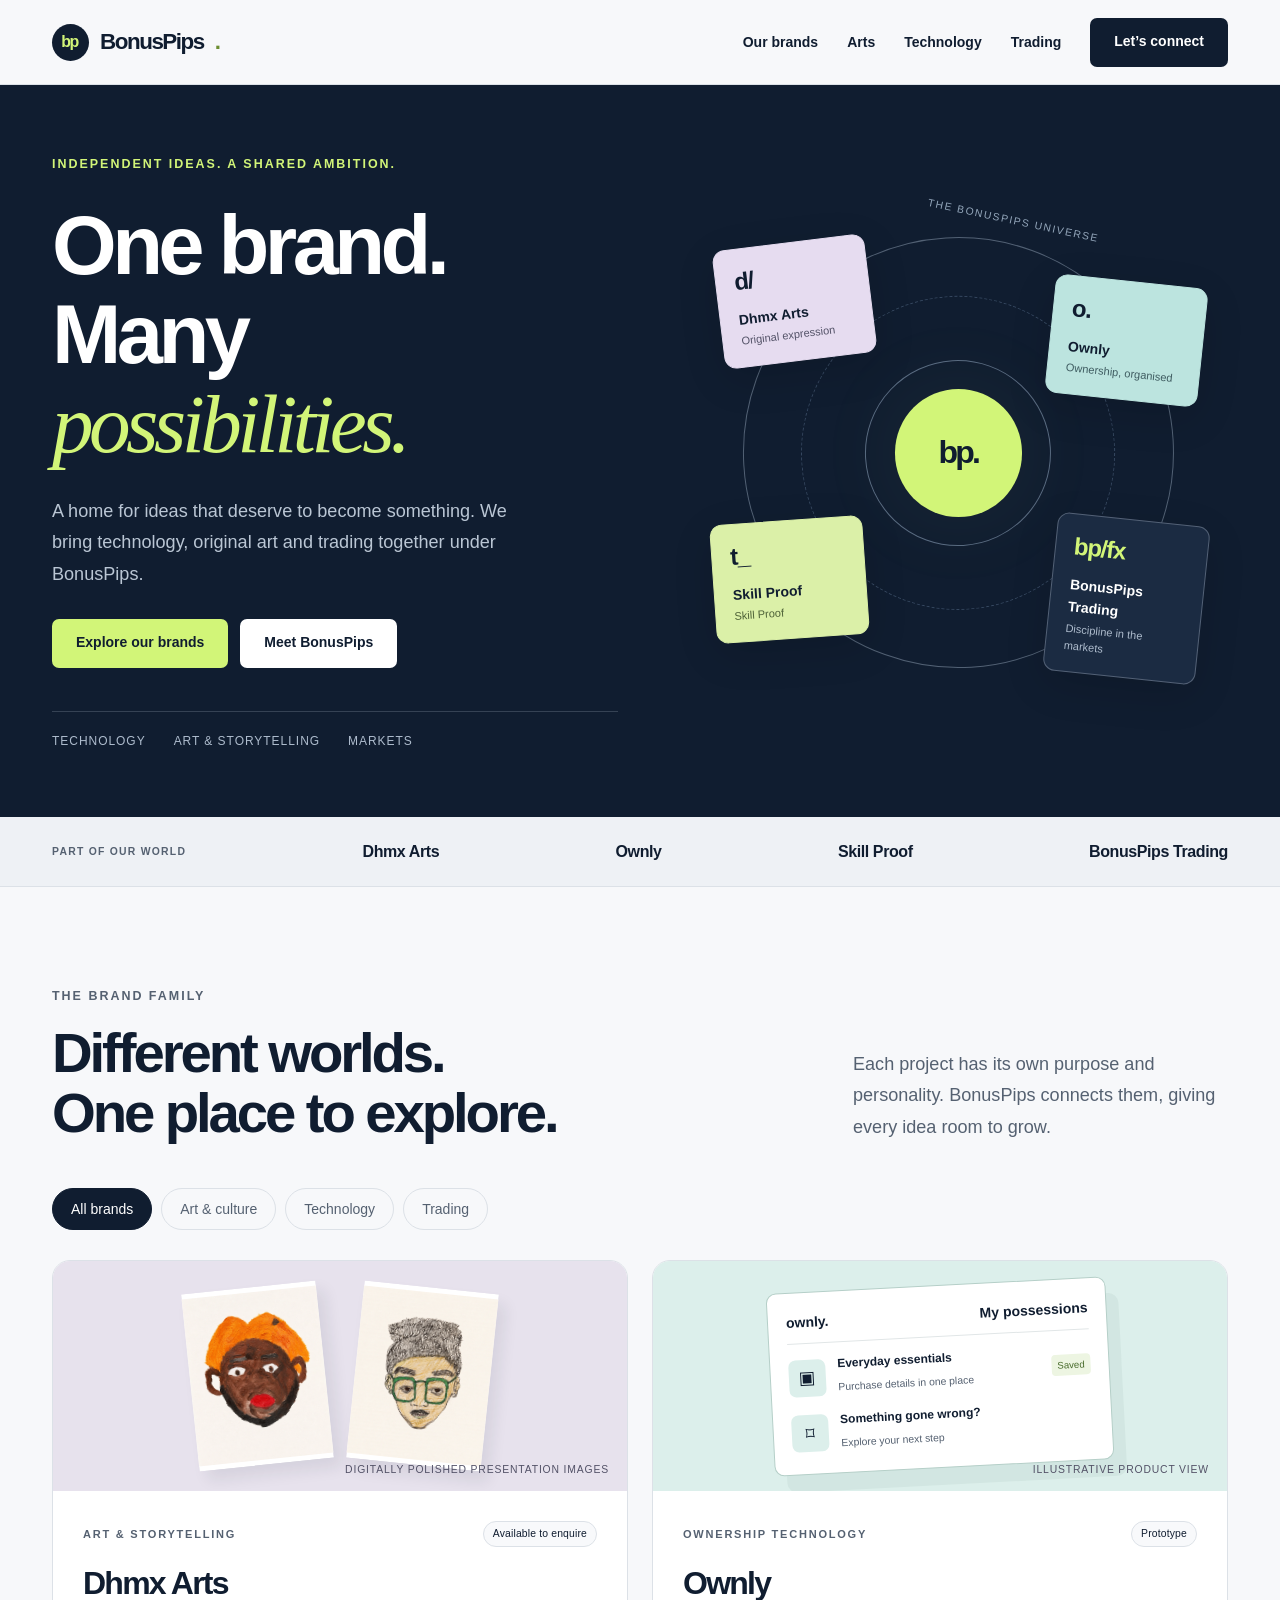
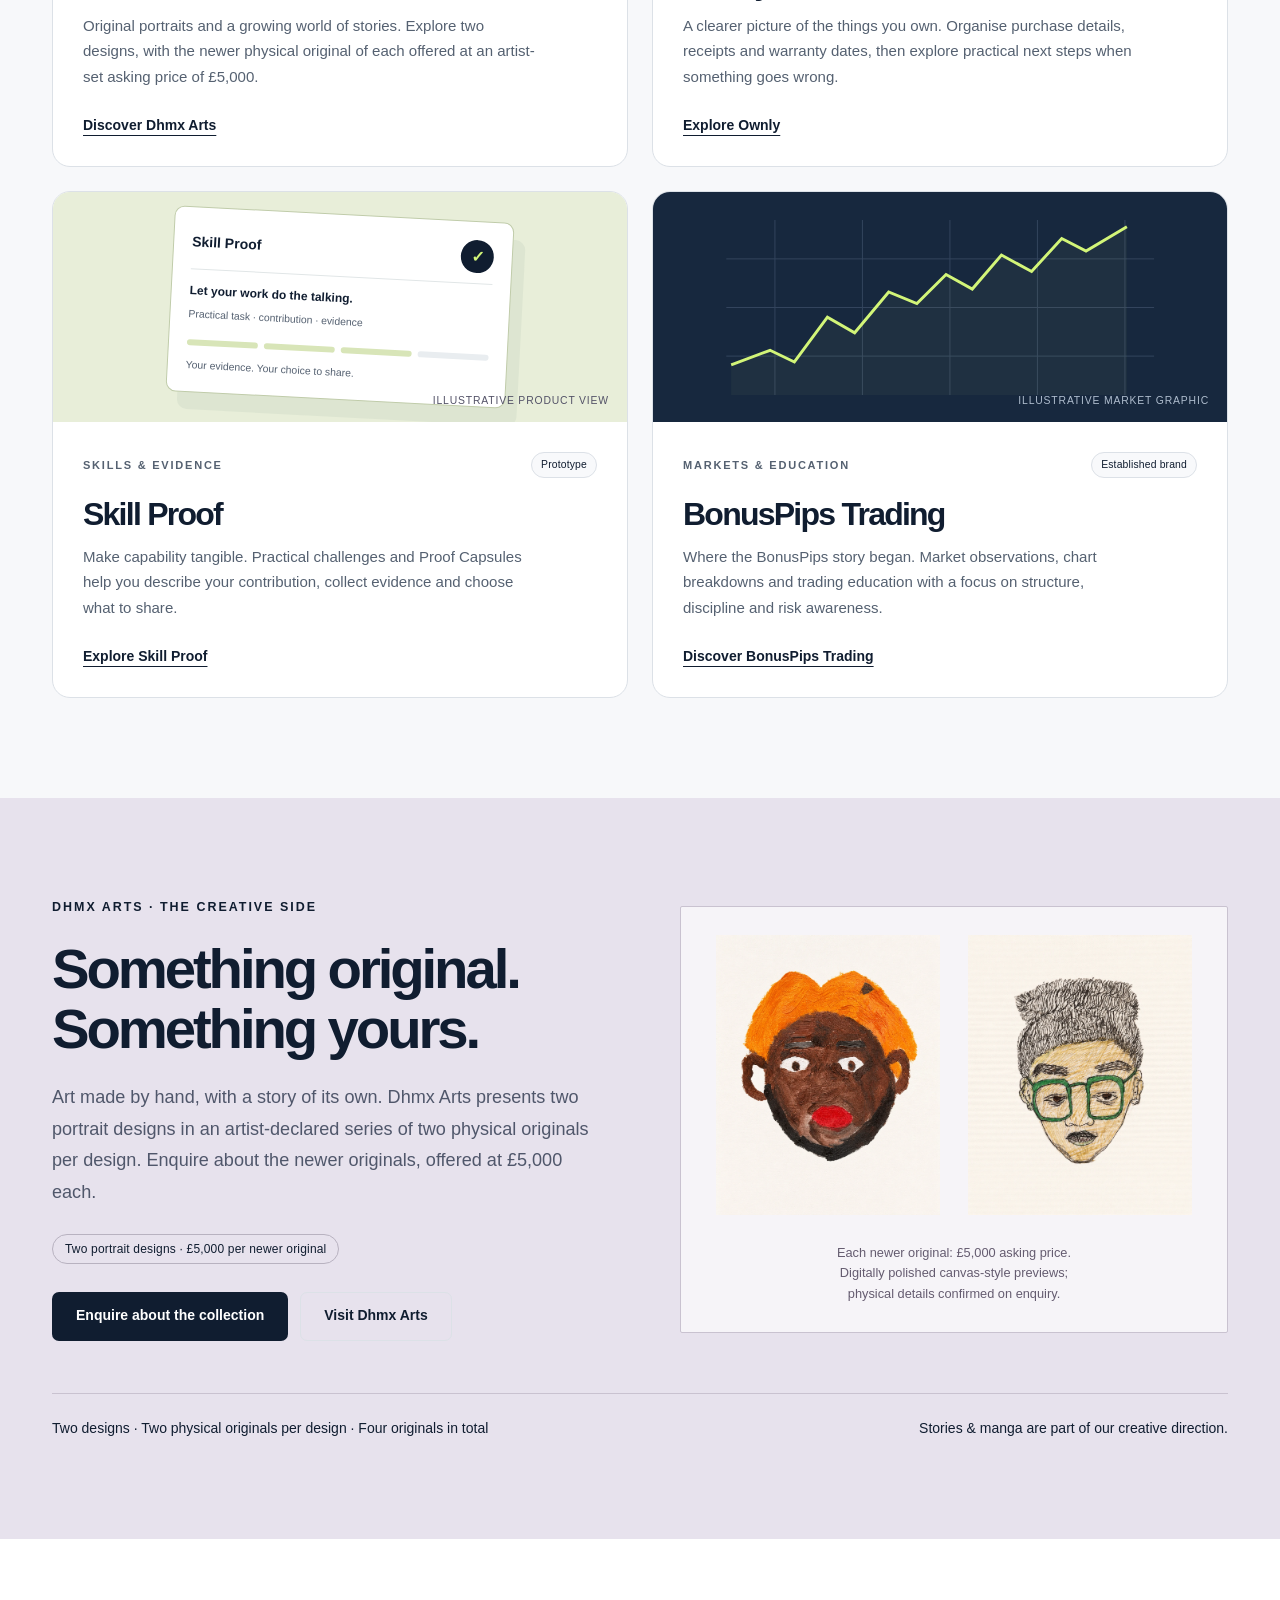
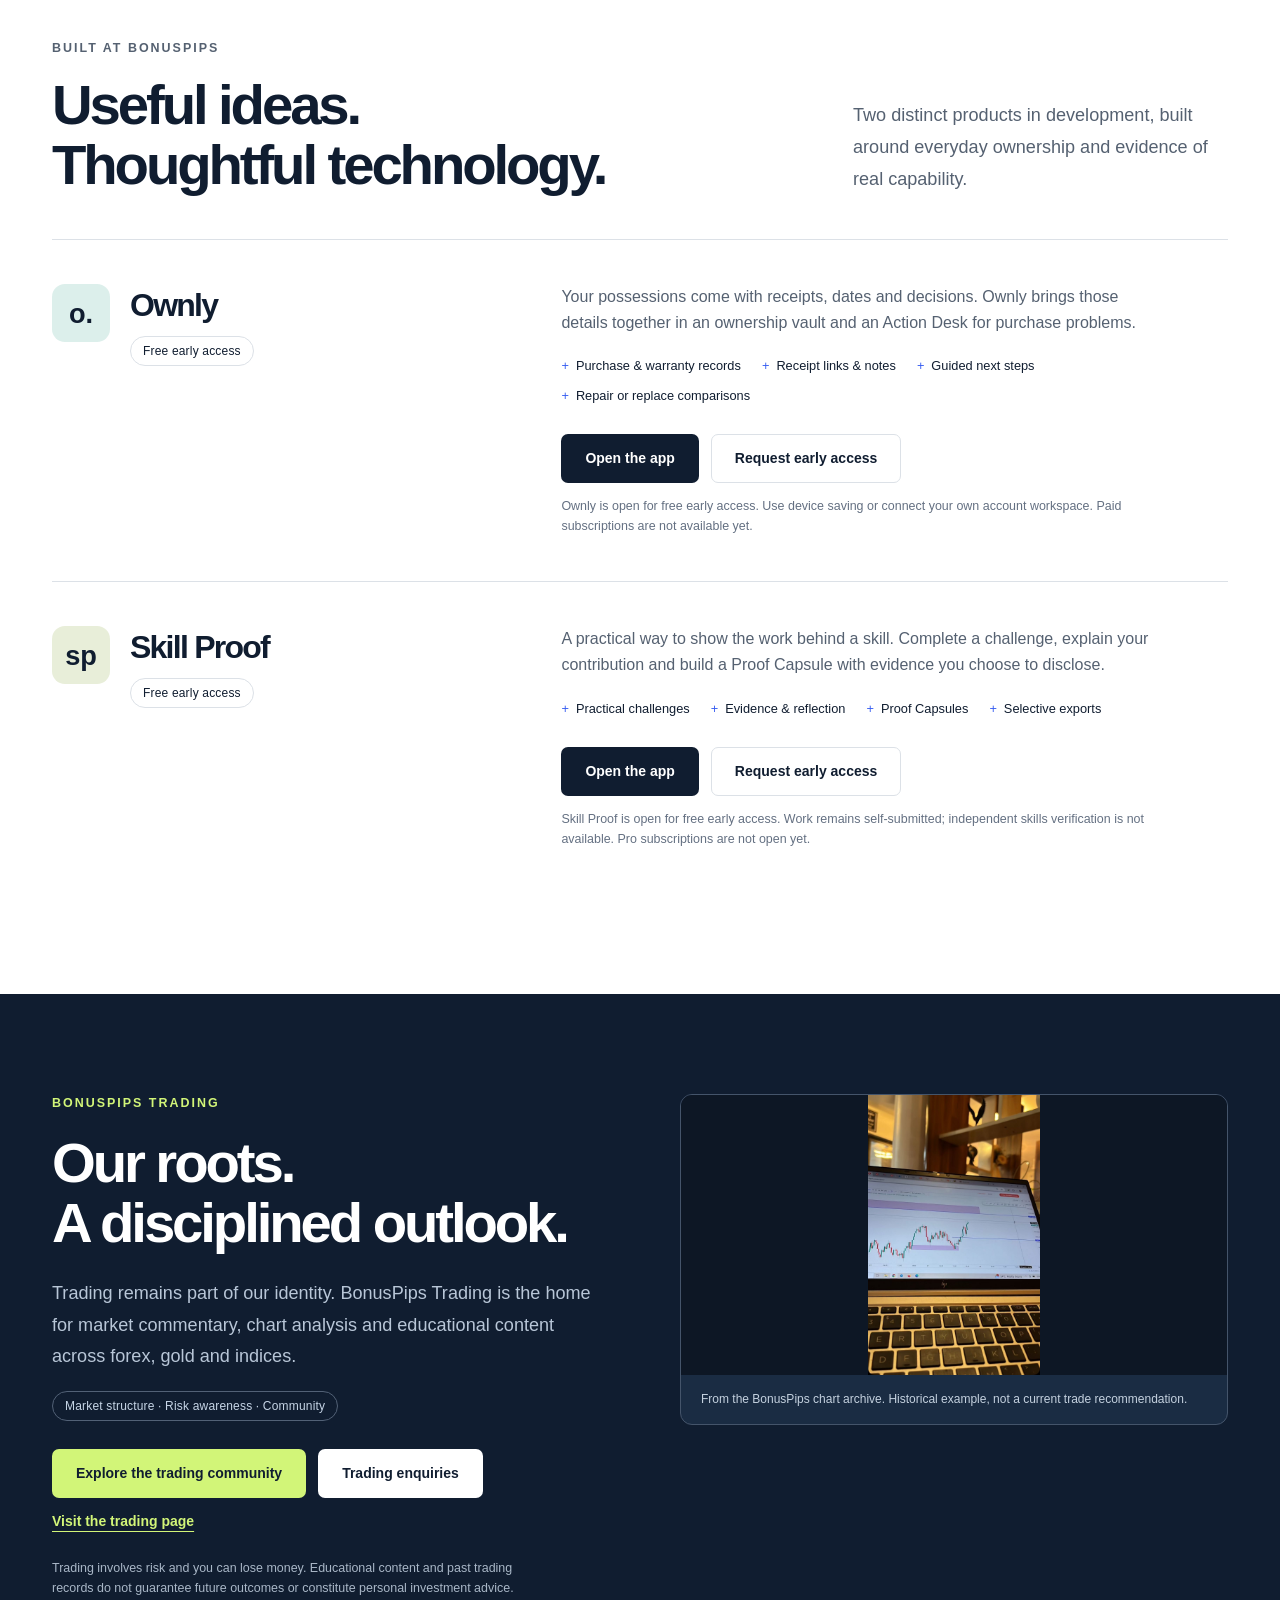
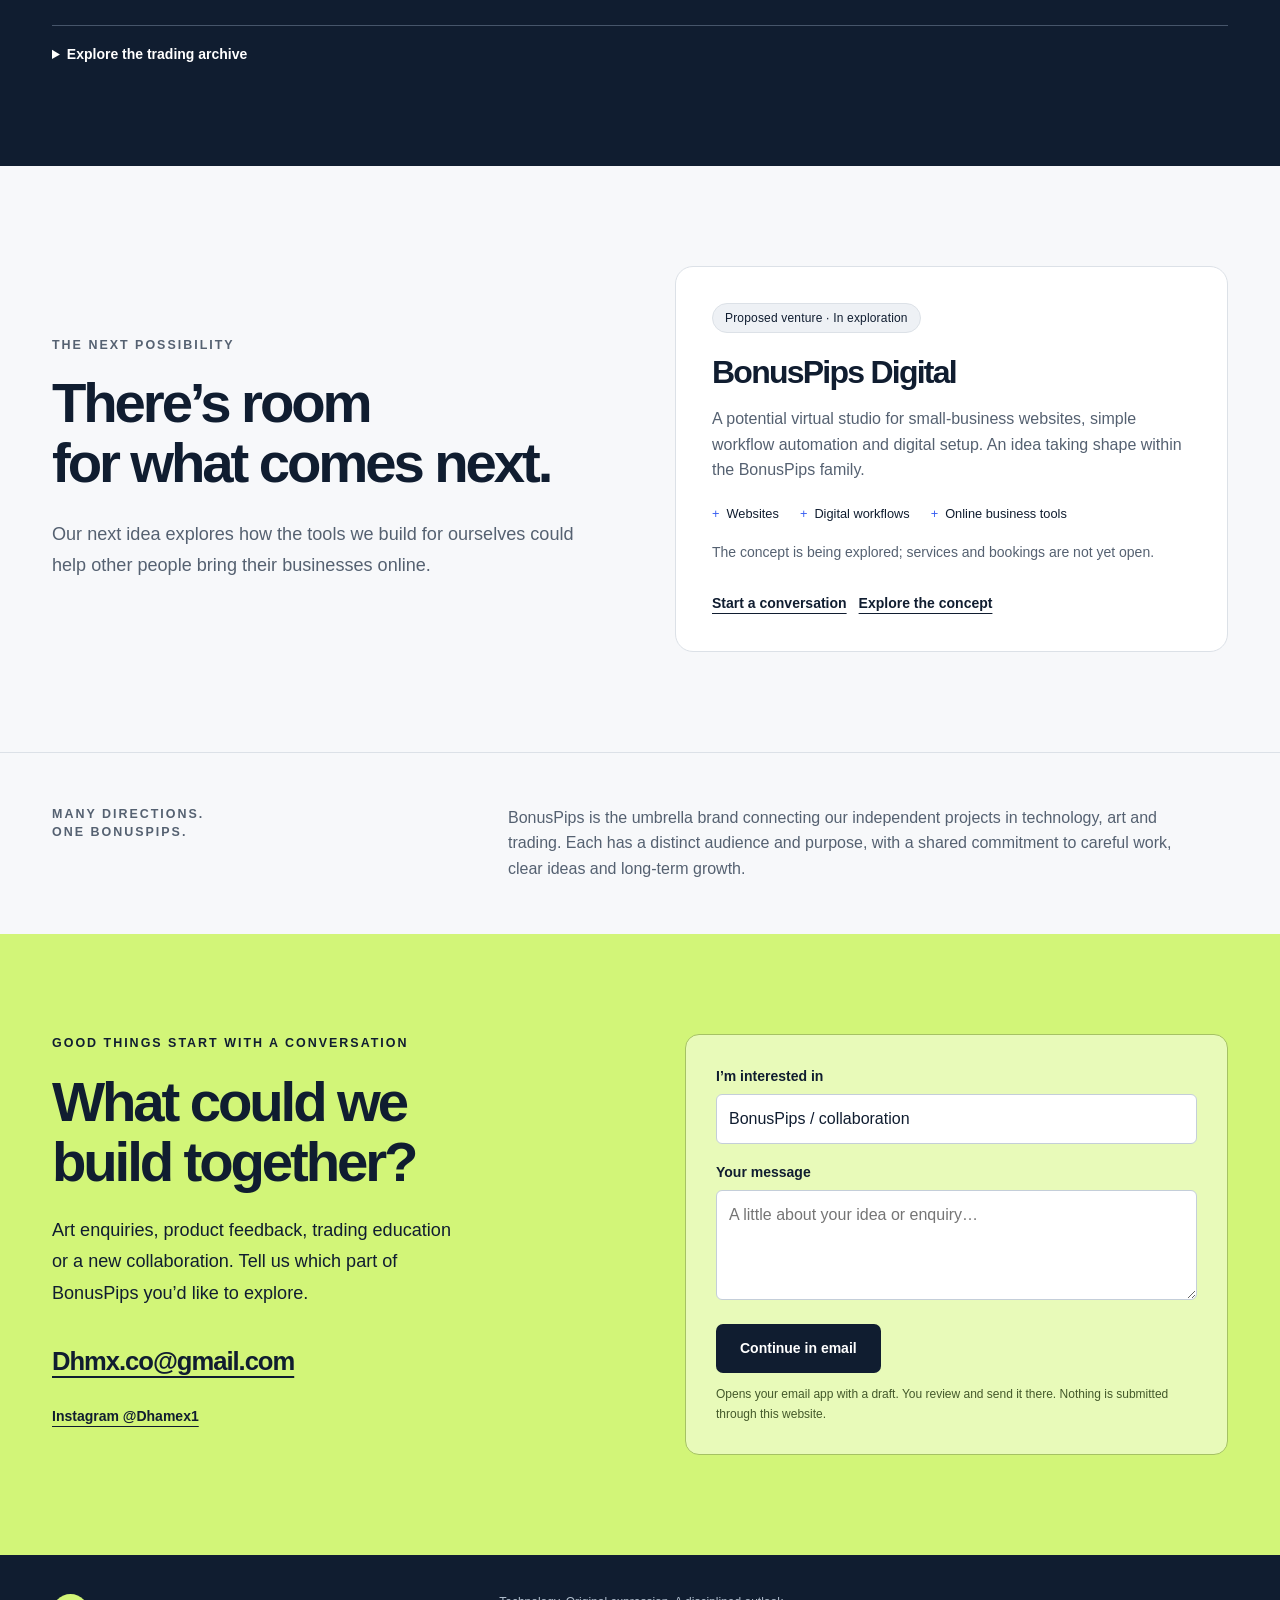
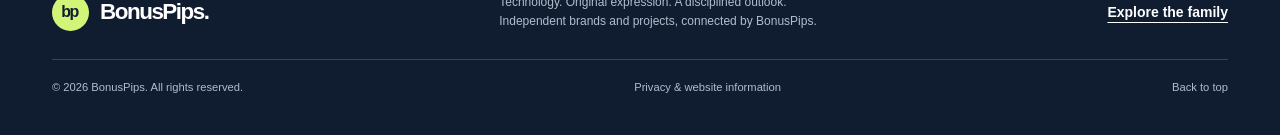
<file: index.html>
<!doctype html>
<html lang="en-GB">
<head>
  <meta charset="utf-8">
  <meta name="viewport" content="width=device-width,initial-scale=1">
  <meta name="theme-color" content="#101d30">
  <title>BonusPips | Technology, Art & Trading</title>
  <meta name="description" content="The home of BonusPips. Discover Dhmx Arts, Ownly, Skill Proof and BonusPips Trading: independent ideas, connected by one brand.">
  <link rel="canonical" href="https://bonuspips.co.uk/">
  <meta property="og:type" content="website">
  <meta property="og:title" content="BonusPips — One brand. Many possibilities.">
  <meta property="og:description" content="Explore our world of technology, original art and market education.">
  <meta property="og:url" content="https://bonuspips.co.uk/">
  <link rel="stylesheet" href="/assets/brand.css"><link rel="icon" href="/assets/favicon.svg" type="image/svg+xml"><meta property="og:image" content="https://bonuspips.co.uk/assets/social-card.png">
</head>
<body>
<a class="skip" href="#main">Skip to content</a>
<header><div class="wrap header-row"><a class="brand" href="#home" aria-label="BonusPips home"><span class="brand-mark" aria-hidden="true">bp</span>BonusPips<span class="brand-dot">.</span></a><button class="menu" type="button" aria-expanded="false" aria-controls="navigation">Menu</button><nav id="navigation" aria-label="Main navigation"><a href="#brands">Our brands</a><a href="#arts">Arts</a><a href="#technology">Technology</a><a href="#trading">Trading</a><a class="button dark" href="#contact">Let’s connect</a></nav></div></header>
<main id="main">
<section class="hero" id="home"><div class="wrap hero-grid"><div class="hero-copy"><p class="eyebrow">Independent ideas. A shared ambition.</p><h1>One brand.<br>Many <em>possibilities.</em></h1><p class="lead">A home for ideas that deserve to become something. We bring technology, original art and trading together under BonusPips.</p><div class="actions"><a class="button lime" href="#brands">Explore our brands</a><a class="button light" href="#about">Meet BonusPips</a></div><div class="hero-bottom"><span>Technology</span><span>Art &amp; storytelling</span><span>Markets</span></div></div><div class="constellation" aria-label="Dhmx Arts, Ownly, Skill Proof and BonusPips Trading connected by BonusPips"><div class="orbit"></div><div class="orbit second"></div><div class="orbit third"></div><span class="hero-note">The BonusPips universe</span><div class="core" aria-hidden="true">bp.</div><a href="/arts/" class="planet art"><div class="symbol" aria-hidden="true">d/</div><strong>Dhmx Arts</strong><span>Original expression</span></a><a href="/ownly/" class="planet own"><div class="symbol" aria-hidden="true">o.</div><strong>Ownly</strong><span>Ownership, organised</span></a><a href="/skill-proof/" class="planet task"><div class="symbol" aria-hidden="true">t_</div><strong>Skill Proof</strong><span>Skill Proof</span></a><a href="/trading/" class="planet trade"><div class="symbol" aria-hidden="true">bp/fx</div><strong>BonusPips Trading</strong><span>Discipline in the markets</span></a></div></div></section>
<div class="brand-strip"><div class="wrap"><div class="strip-row"><span class="eyebrow">Part of our world</span><span>Dhmx Arts</span><span>Ownly</span><span>Skill Proof</span><span>BonusPips Trading</span></div></div></div>
<section class="section" id="brands"><div class="wrap"><div class="section-top"><div><p class="eyebrow">The brand family</p><h2>Different worlds.<br>One place to explore.</h2></div><p class="lead">Each project has its own purpose and personality. BonusPips connects them, giving every idea room to grow.</p></div><div class="filters" role="group" aria-label="Filter brands"><button class="filter" type="button" data-filter="all" aria-pressed="true">All brands</button><button class="filter" type="button" data-filter="creative" aria-pressed="false">Art &amp; culture</button><button class="filter" type="button" data-filter="tech" aria-pressed="false">Technology</button><button class="filter" type="button" data-filter="markets" aria-pressed="false">Trading</button></div><p id="filter-status" class="skip" role="status" aria-live="polite"></p><div class="brand-grid">
<article class="venture" data-category="creative"><div class="venture-art art-graphic" aria-hidden="true"><img class="art-teaser" src="/assets/dhmx-orange-portrait.webp" alt="" width="160" height="200"><img class="art-teaser" src="/assets/dhmx-green-portrait.webp" alt="" width="160" height="200"><span class="graphic-caption">Digitally polished presentation images</span></div><div class="venture-body"><div class="venture-top"><span class="eyebrow">Art &amp; storytelling</span><span class="pill">Available to enquire</span></div><h3>Dhmx Arts</h3><p>Original portraits and a growing world of stories. Explore two designs, with the newer physical original of each offered at an artist-set asking price of £5,000.</p><a class="text-link" href="/arts/">Discover Dhmx Arts</a></div></article>
<article class="venture" data-category="tech"><div class="venture-art own-graphic" aria-hidden="true"><div class="mini-window"><div class="mini-top"><span>ownly.</span><span>My possessions</span></div><div class="mini-row"><span class="mini-icon">▣</span><div><strong>Everyday essentials</strong><small>Purchase details in one place</small></div><span class="mini-tag">Saved</span></div><div class="mini-row"><span class="mini-icon">⌑</span><div><strong>Something gone wrong?</strong><small>Explore your next step</small></div></div></div><span class="graphic-caption">Illustrative product view</span></div><div class="venture-body"><div class="venture-top"><span class="eyebrow">Ownership technology</span><span class="pill">Prototype</span></div><h3>Ownly</h3><p>A clearer picture of the things you own. Organise purchase details, receipts and warranty dates, then explore practical next steps when something goes wrong.</p><a class="text-link" href="/ownly/">Explore Ownly</a></div></article>
<article class="venture" data-category="tech"><div class="venture-art task-graphic" aria-hidden="true"><div class="mini-window"><div class="mini-top"><span>Skill Proof</span><span class="proof-mark">✓</span></div><div class="mini-row"><div><strong>Let your work do the talking.</strong><small>Practical task · contribution · evidence</small></div></div><div class="proof-lines"><i></i><i></i><i></i><i></i></div><div class="mini-row"><small>Your evidence. Your choice to share.</small></div></div><span class="graphic-caption">Illustrative product view</span></div><div class="venture-body"><div class="venture-top"><span class="eyebrow">Skills &amp; evidence</span><span class="pill">Prototype</span></div><h3>Skill Proof</h3><p>Make capability tangible. Practical challenges and Proof Capsules help you describe your contribution, collect evidence and choose what to share.</p><a class="text-link" href="/skill-proof/">Explore Skill Proof</a></div></article>
<article class="venture" data-category="markets"><div class="venture-art trade-graphic" aria-hidden="true"><svg viewBox="0 0 440 180" fill="none"><path d="M0 40H440M0 90H440M0 140H440M50 0V180M140 0V180M230 0V180M320 0V180M410 0V180" stroke="#34465e"/><path d="m5 149 40-15 25 12 34-46 28 16 35-42 29 12 30-30 27 15 30-35 31 17 31-34 25 13 42-25" stroke="#d2f578" stroke-width="3"/><path d="M5 149 45 134 70 146 104 100 132 116 167 74 196 86 226 56 253 71 283 36 314 53 345 19 370 32 412 7V180H5Z" fill="#d2f578" fill-opacity=".04"/></svg><span class="graphic-caption" style="color:#aebccd">Illustrative market graphic</span></div><div class="venture-body"><div class="venture-top"><span class="eyebrow">Markets &amp; education</span><span class="pill">Established brand</span></div><h3>BonusPips Trading</h3><p>Where the BonusPips story began. Market observations, chart breakdowns and trading education with a focus on structure, discipline and risk awareness.</p><a class="text-link" href="/trading/">Discover BonusPips Trading</a></div></article>
</div></div></section>
<section class="section art-feature" id="arts"><div class="wrap"><div class="art-layout"><div><p class="eyebrow">Dhmx Arts · The creative side</p><h2>Something original.<br>Something yours.</h2><p class="lead">Art made by hand, with a story of its own. Dhmx Arts presents two portrait designs in an artist-declared series of two physical originals per design. Enquire about the newer originals, offered at £5,000 each.</p><span class="pill">Two portrait designs · £5,000 per newer original</span><div class="actions"><a class="button dark" href="mailto:Dhmx.co@gmail.com?subject=Dhmx%20Arts%20%E2%80%94%20collection%20enquiry">Enquire about the collection</a><a class="button outline" href="/arts/">Visit Dhmx Arts</a></div></div><div class="gallery-preview"><div class="portrait-pair"><a href="/arts/"><img src="/assets/dhmx-orange-portrait.webp" width="210" height="263" loading="lazy" alt="Orange-haired portrait, polished presentation"></a><a href="/arts/"><img src="/assets/dhmx-green-portrait.webp" width="210" height="263" loading="lazy" alt="Green-glasses portrait, polished presentation"></a></div><p>Each newer original: £5,000 asking price.<br>Digitally polished canvas-style previews; physical details confirmed on enquiry.</p></div></div><div class="art-foot"><span>Two designs · Two physical originals per design · Four originals in total</span><span>Stories &amp; manga are part of our creative direction.</span></div></div></section>
<section class="section products" id="technology"><div class="wrap"><div class="section-top"><div><p class="eyebrow">Built at BonusPips</p><h2>Useful ideas.<br>Thoughtful technology.</h2></div><p class="lead">Two distinct products in development, built around everyday ownership and evidence of real capability.</p></div>
<article class="product-row" id="ownly"><div class="product-title"><span class="product-monogram" aria-hidden="true">o.</span><div><h3>Ownly</h3><span class="pill">Free early access</span></div></div><div class="product-details"><p>Your possessions come with receipts, dates and decisions. Ownly brings those details together in an ownership vault and an Action Desk for purchase problems.</p><ul class="feature-list"><li>Purchase &amp; warranty records</li><li>Receipt links &amp; notes</li><li>Guided next steps</li><li>Repair or replace comparisons</li></ul><div class="actions"><a class="button dark" href="https://ownly-test-preview.dhamex1.chatgpt.site">Open the app</a><a class="button outline" href="mailto:Dhmx.co@gmail.com?subject=Ownly%20%E2%80%94%20request%20early%20access">Request early access</a></div><p class="preview-note">Ownly is open for free early access. Use device saving or connect your own account workspace. Paid subscriptions are not available yet.</p></div></article>
<article class="product-row tasky" id="tasky"><div class="product-title"><span class="product-monogram" aria-hidden="true">sp</span><div><h3>Skill Proof</h3><span class="pill">Free early access</span></div></div><div class="product-details"><p>A practical way to show the work behind a skill. Complete a challenge, explain your contribution and build a Proof Capsule with evidence you choose to disclose.</p><ul class="feature-list"><li>Practical challenges</li><li>Evidence &amp; reflection</li><li>Proof Capsules</li><li>Selective exports</li></ul><div class="actions"><a class="button dark" href="https://skill-proof-test-preview.dhamex1.chatgpt.site">Open the app</a><a class="button outline" href="mailto:Dhmx.co@gmail.com?subject=Skill Proof%20Skill%20Proof%20%E2%80%94%20request%20early%20access">Request early access</a></div><p class="preview-note">Skill Proof is open for free early access. Work remains self-submitted; independent skills verification is not available. Pro subscriptions are not open yet.</p></div></article>
</div></section>
<section class="section trading" id="trading"><div class="wrap"><div class="trading-layout"><div><p class="eyebrow">BonusPips Trading</p><h2>Our roots.<br>A disciplined outlook.</h2><p class="lead">Trading remains part of our identity. BonusPips Trading is the home for market commentary, chart analysis and educational content across forex, gold and indices.</p><span class="pill">Market structure · Risk awareness · Community</span><div class="actions"><a class="button lime" href="https://instagram.com/Dhamex1" target="_blank" rel="noopener noreferrer">Explore the trading community</a><a class="button light" href="mailto:Dhmx.co@gmail.com?subject=BonusPips%20Trading%20%E2%80%94%20enquiry">Trading enquiries</a><a class="text-link" style="color:#d2f578;align-self:center" href="/trading/">Visit the trading page</a></div><p class="risk">Trading involves risk and you can lose money. Educational content and past trading records do not guarantee future outcomes or constitute personal investment advice.</p></div><figure class="trading-visual"><a href="assets/chart-2.jpg" target="_blank" rel="noopener noreferrer" aria-label="Open existing BonusPips chart in full"><img src="assets/chart-2.jpg" width="700" height="400" loading="lazy" alt="An existing BonusPips trading chart showing historical market analysis"></a><figcaption>From the BonusPips chart archive. Historical example, not a current trade recommendation.</figcaption></figure></div><details class="archive"><summary>Explore the trading archive</summary><div class="archive-grid"><a href="assets/chart-1.jpg" target="_blank" rel="noopener noreferrer"><img src="assets/chart-1.jpg" loading="lazy" width="300" height="160" alt="Historical BonusPips chart"><span>Chart archive</span></a><a href="assets/chart-3.jpg" target="_blank" rel="noopener noreferrer"><img src="assets/chart-3.jpg" loading="lazy" width="300" height="160" alt="Historical BonusPips market breakdown"><span>Market breakdown</span></a><a href="assets/certificate-1.jpg" target="_blank" rel="noopener noreferrer"><img src="assets/certificate-1.jpg" loading="lazy" width="300" height="160" alt="Previously published BonusPips trading certificate"><span>Certificate archive</span></a><a href="assets/result-1.jpg" target="_blank" rel="noopener noreferrer"><img src="assets/result-1.jpg" loading="lazy" width="300" height="160" alt="Previously published historical trading result"><span>Historical record</span></a></div><p class="risk">These are records previously published on this website. They have not been independently verified here. Past performance does not predict future results.</p></details></div></section>
<section class="section" id="next"><div class="wrap future-grid"><div><p class="eyebrow">The next possibility</p><h2>There’s room<br>for what comes next.</h2><p class="lead muted" style="margin-top:25px">Our next idea explores how the tools we build for ourselves could help other people bring their businesses online.</p></div><article class="future-card"><span class="pill">Proposed venture · In exploration</span><h3>BonusPips Digital</h3><p>A potential virtual studio for small-business websites, simple workflow automation and digital setup. An idea taking shape within the BonusPips family.</p><ul class="feature-list"><li>Websites</li><li>Digital workflows</li><li>Online business tools</li></ul><p class="small muted" style="margin-top:17px">The concept is being explored; services and bookings are not yet open.</p><div class="actions"><a class="text-link" href="mailto:Dhmx.co@gmail.com?subject=BonusPips%20Digital%20%E2%80%94%20collaboration%20enquiry">Start a conversation</a><a class="text-link" href="/digital/">Explore the concept</a></div></article></div></section>
<section class="about-band" id="about"><div class="wrap about-layout"><p class="eyebrow">Many directions.<br>One BonusPips.</p><p>BonusPips is the umbrella brand connecting our independent projects in technology, art and trading. Each has a distinct audience and purpose, with a shared commitment to careful work, clear ideas and long-term growth.</p></div></section>
<section class="section contact" id="contact"><div class="wrap contact-grid"><div><p class="eyebrow">Good things start with a conversation</p><h2>What could we<br>build together?</h2><p class="lead">Art enquiries, product feedback, trading education or a new collaboration. Tell us which part of BonusPips you’d like to explore.</p><a class="contact-address" href="mailto:Dhmx.co@gmail.com">Dhmx.co@gmail.com</a><div class="contact-social"><a class="text-link" href="https://instagram.com/Dhamex1" target="_blank" rel="noopener noreferrer">Instagram @Dhamex1</a></div></div><form id="enquiry-form" action="mailto:Dhmx.co@gmail.com" method="get"><div class="field"><label for="enquiry-topic">I’m interested in</label><select id="enquiry-topic" name="subject"><option value="BonusPips — general enquiry">BonusPips / collaboration</option><option value="Dhmx Arts — collection enquiry">Dhmx Arts</option><option value="Ownly — early access enquiry">Ownly</option><option value="Skill Proof — early access enquiry">Skill Proof</option><option value="BonusPips Trading — enquiry">BonusPips Trading</option><option value="BonusPips Digital — concept enquiry">BonusPips Digital</option></select></div><div class="field"><label for="enquiry-message">Your message</label><textarea id="enquiry-message" name="body" placeholder="A little about your idea or enquiry…" required maxlength="3000"></textarea></div><button class="button dark" type="submit">Continue in email</button><p class="form-note" id="email-note" role="status">Opens your email app with a draft. You review and send it there. Nothing is submitted through this website.</p><noscript><p class="form-note">You can also email us directly using the address alongside this form.</p></noscript></form></div></section>
</main>
<footer><div class="wrap"><div class="footer-row"><a class="brand" href="#home"><span class="brand-mark" aria-hidden="true">bp</span>BonusPips.</a><p>Technology. Original expression. A disciplined outlook.<br>Independent brands and projects, connected by BonusPips.</p><a class="text-link" href="#brands">Explore the family</a></div><div class="footer-bottom"><span>© <span id="year">2026</span> BonusPips. All rights reserved.</span><a href="/privacy/">Privacy &amp; website information</a><a href="#home">Back to top</a></div></div></footer>
<script>
const menu=document.querySelector('.menu'),nav=document.getElementById('navigation');
function closeMenu(){nav.classList.remove('open');menu.setAttribute('aria-expanded','false');}
menu.addEventListener('click',()=>{const open=menu.getAttribute('aria-expanded')!=='true';menu.setAttribute('aria-expanded',String(open));nav.classList.toggle('open',open);});
nav.querySelectorAll('a').forEach(a=>a.addEventListener('click',closeMenu));
document.addEventListener('keydown',e=>{if(e.key==='Escape'&&nav.classList.contains('open')){closeMenu();menu.focus();}});
const filters=[...document.querySelectorAll('[data-filter]')],ventures=[...document.querySelectorAll('[data-category]')];
filters.forEach(button=>button.addEventListener('click',()=>{filters.forEach(f=>f.setAttribute('aria-pressed',String(f===button)));let count=0;ventures.forEach(card=>{card.hidden=button.dataset.filter!=='all'&&card.dataset.category!==button.dataset.filter;if(!card.hidden)count++;});document.getElementById('filter-status').textContent=count+' brands shown';}));
document.getElementById('year').textContent=new Date().getFullYear();
document.getElementById('enquiry-form').addEventListener('submit',e=>{e.preventDefault();const subject=document.getElementById('enquiry-topic').value,body=document.getElementById('enquiry-message').value;window.location.href='mailto:Dhmx.co@gmail.com?subject='+encodeURIComponent(subject)+'&body='+encodeURIComponent(body);document.getElementById('email-note').textContent='Your email app should open with a draft. If it does not, email Dhmx.co@gmail.com directly. Your message has not been sent by this website.';});
</script>
</body>
</html>
</file>
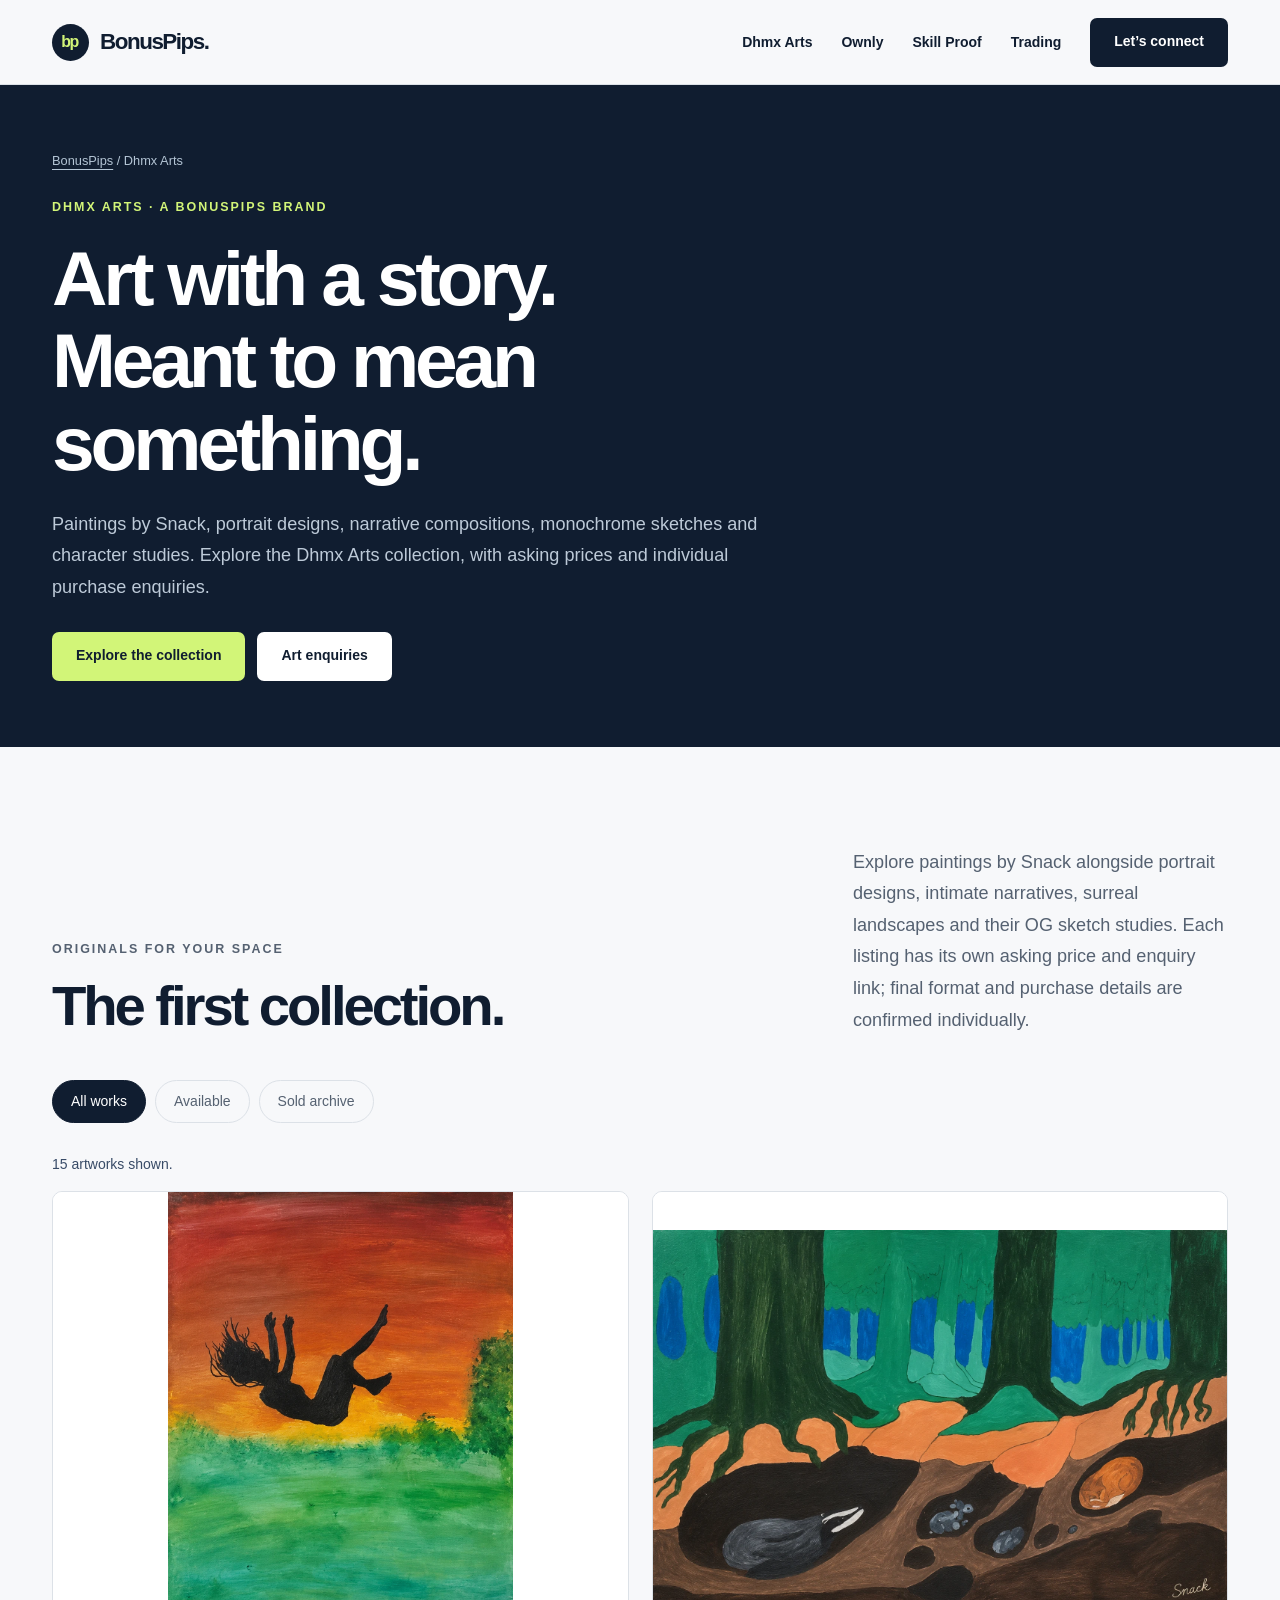
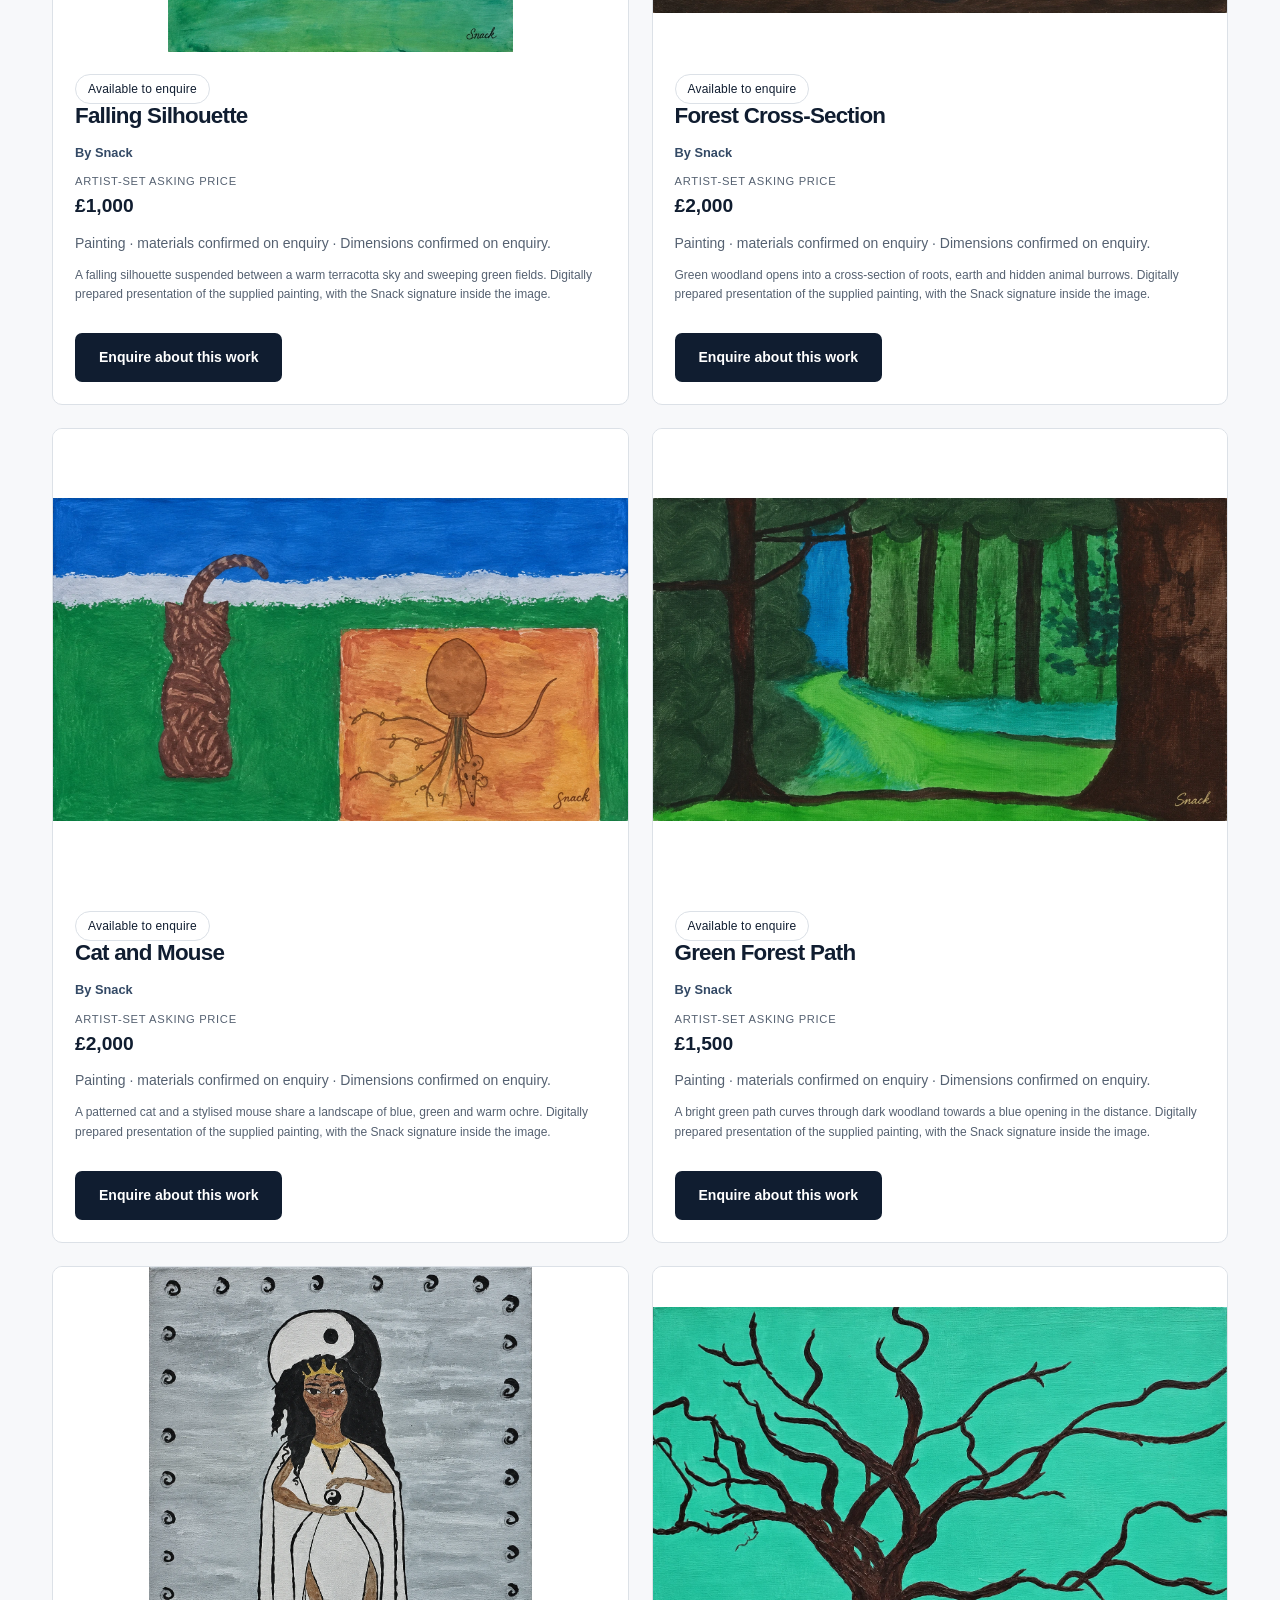
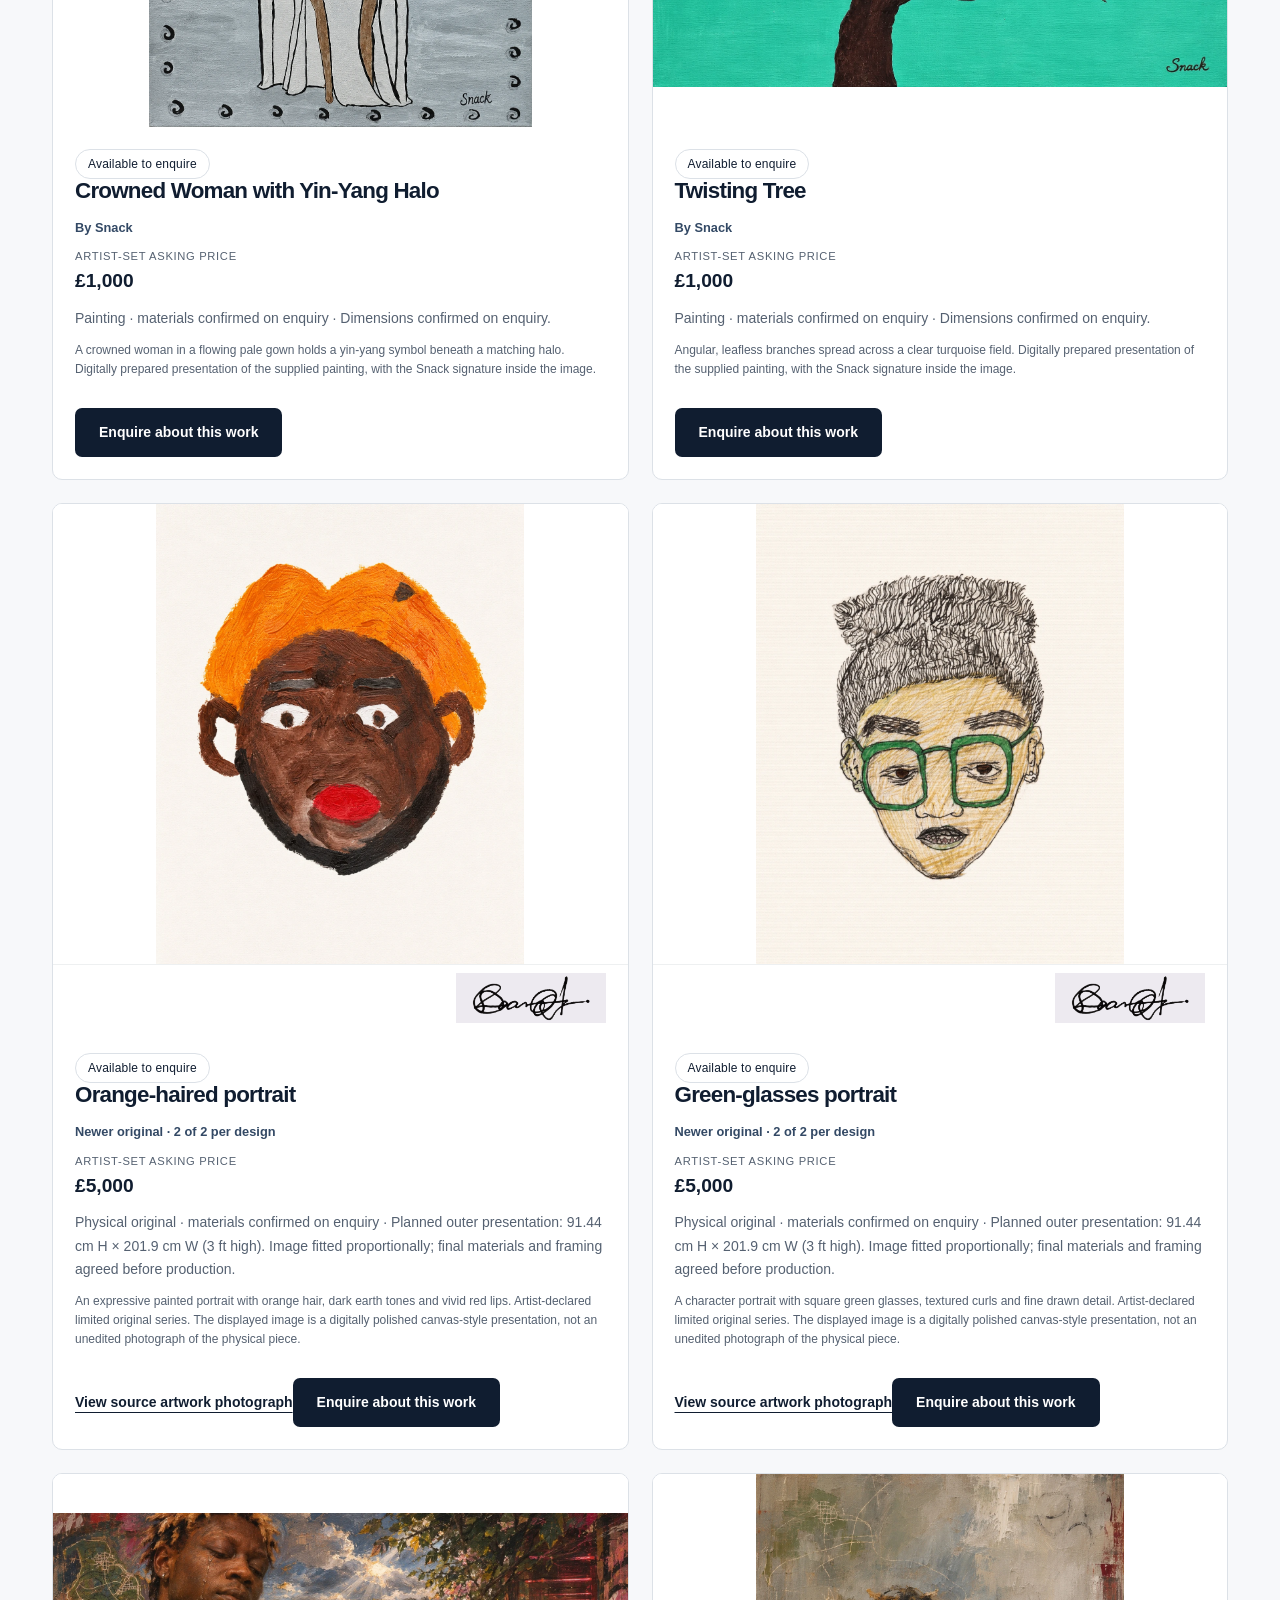
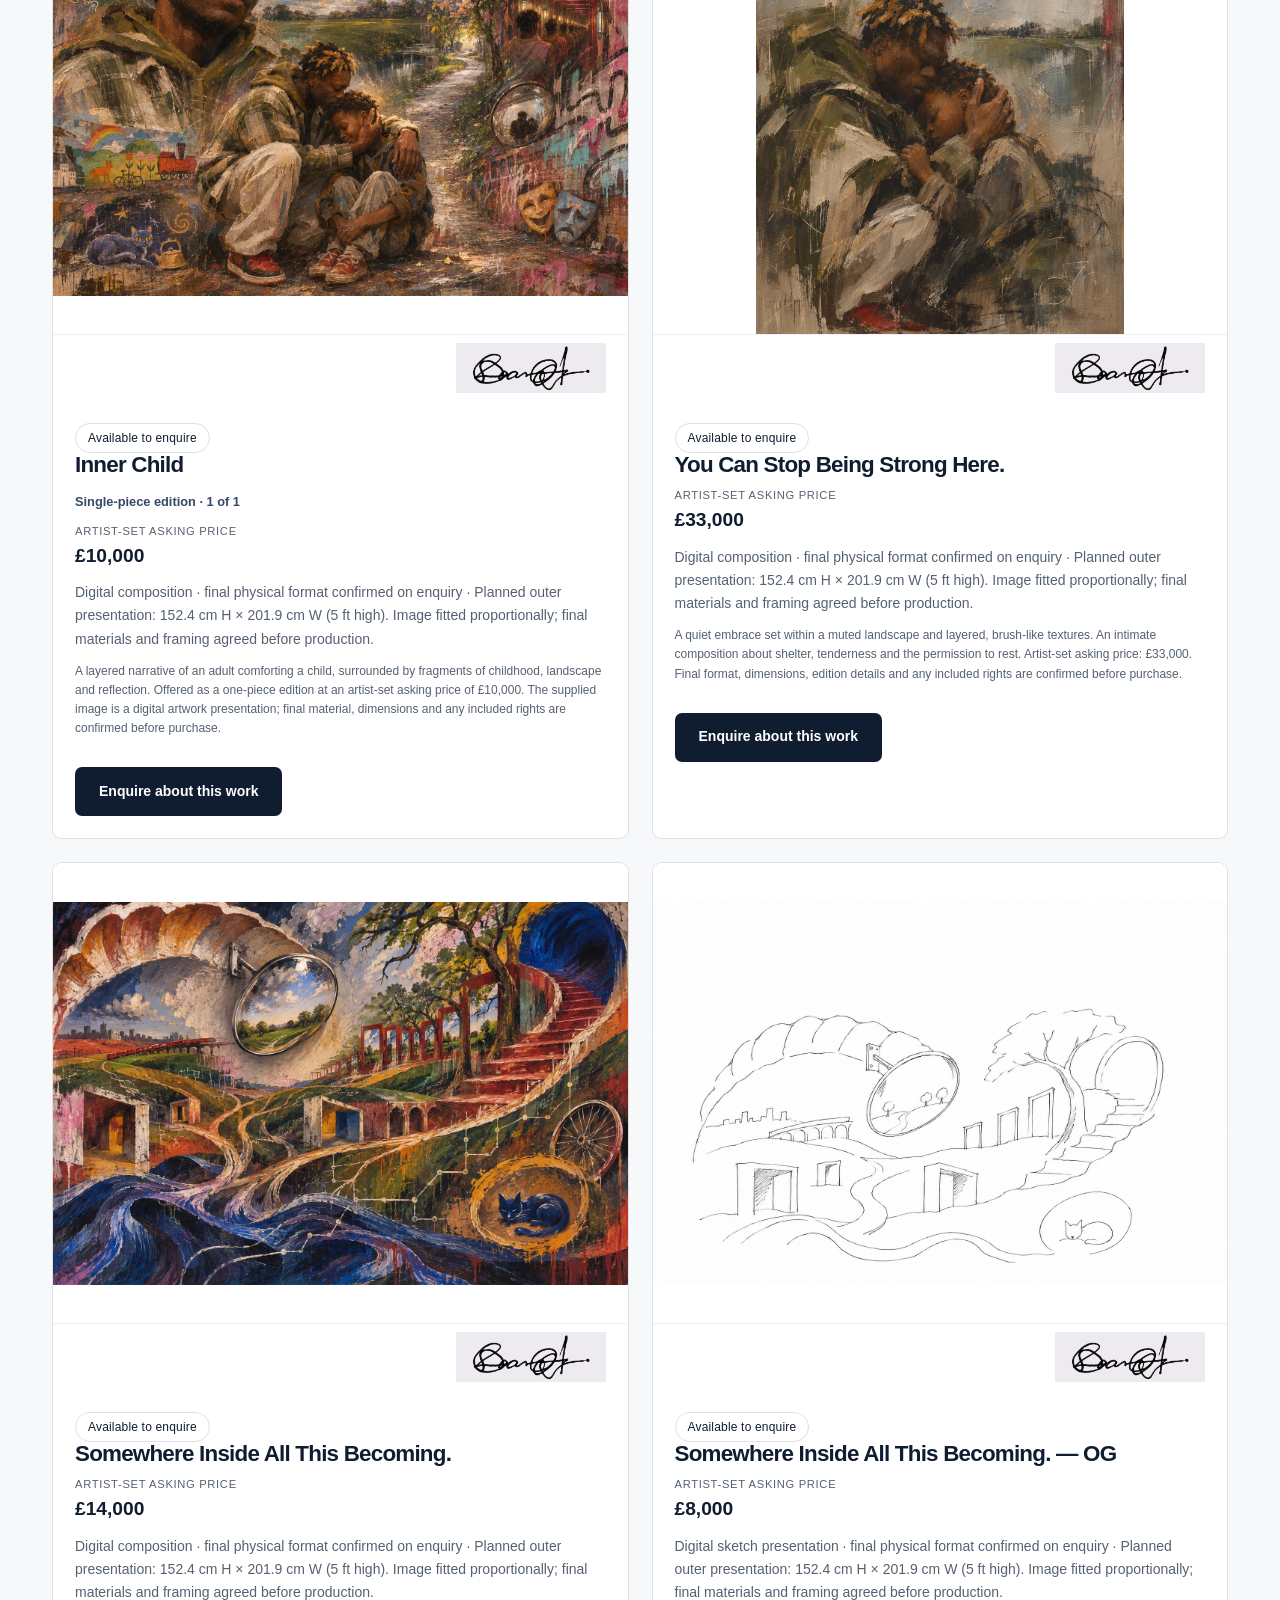
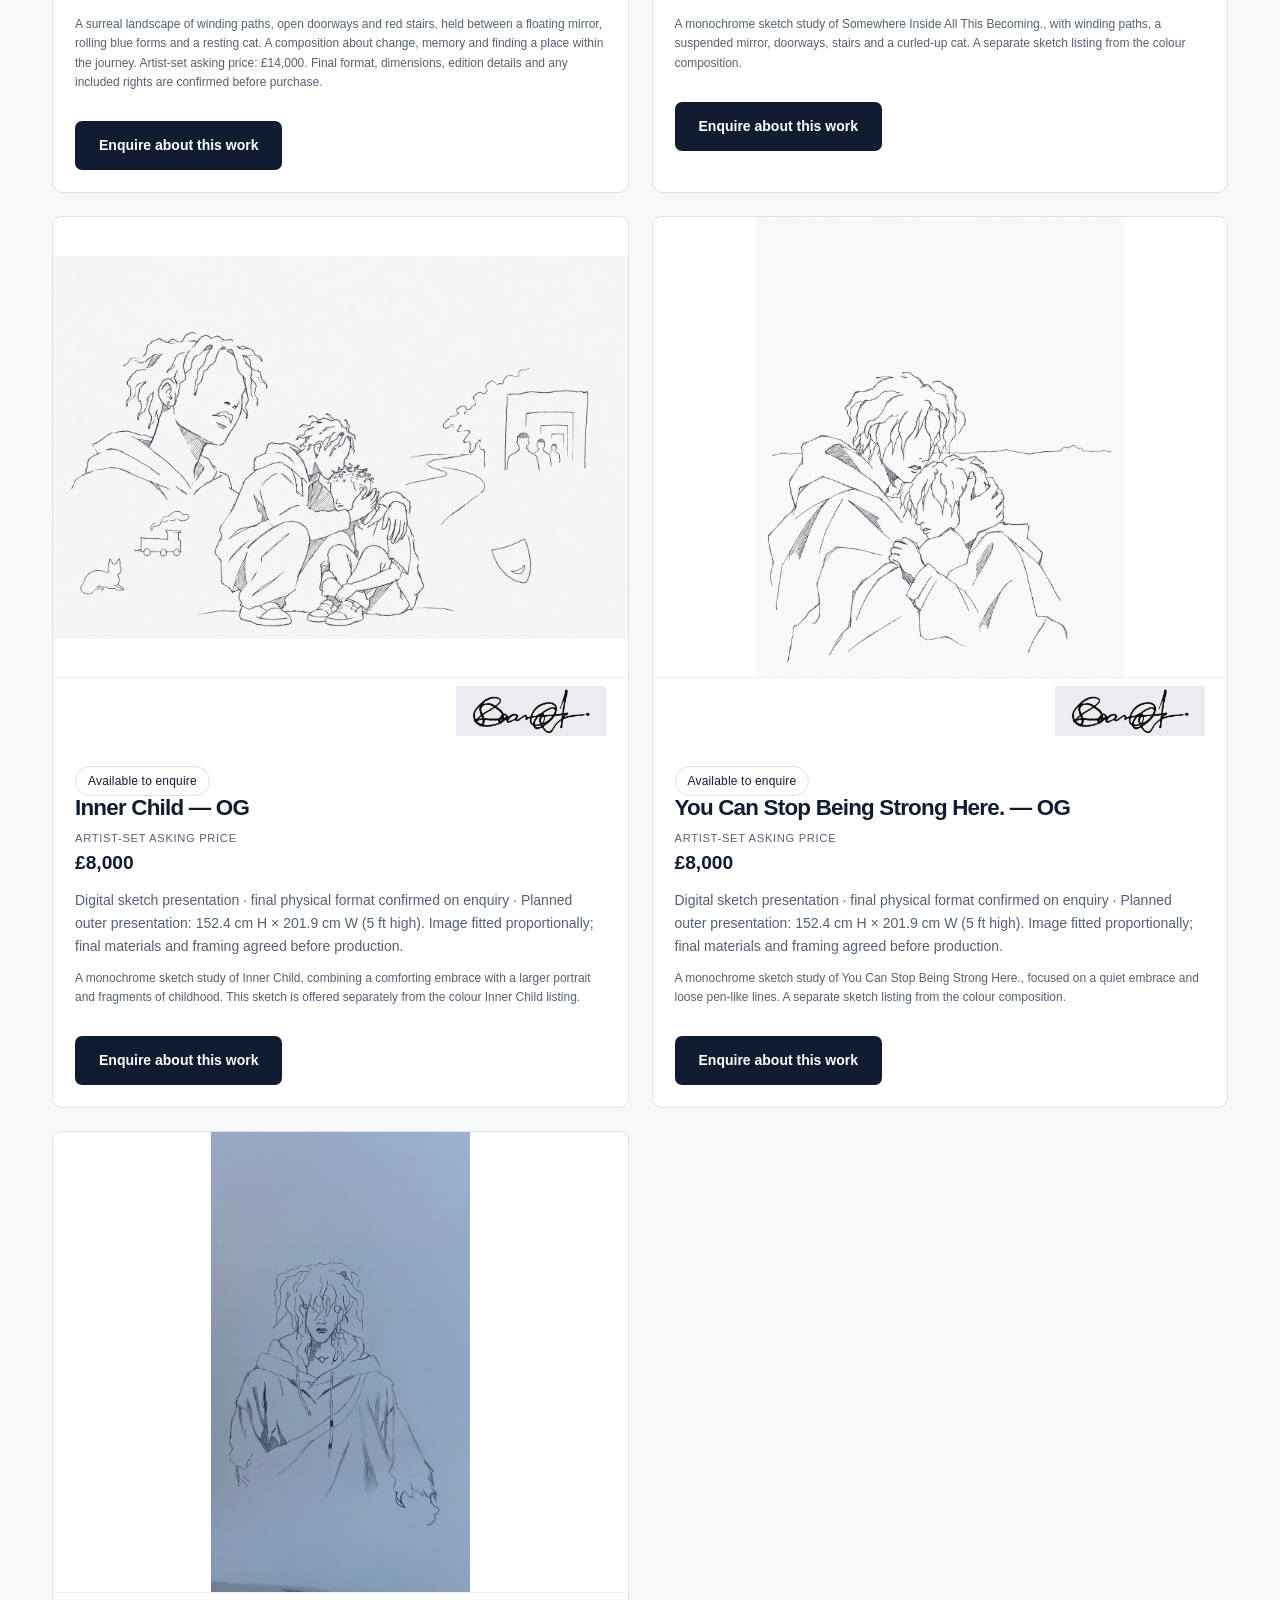
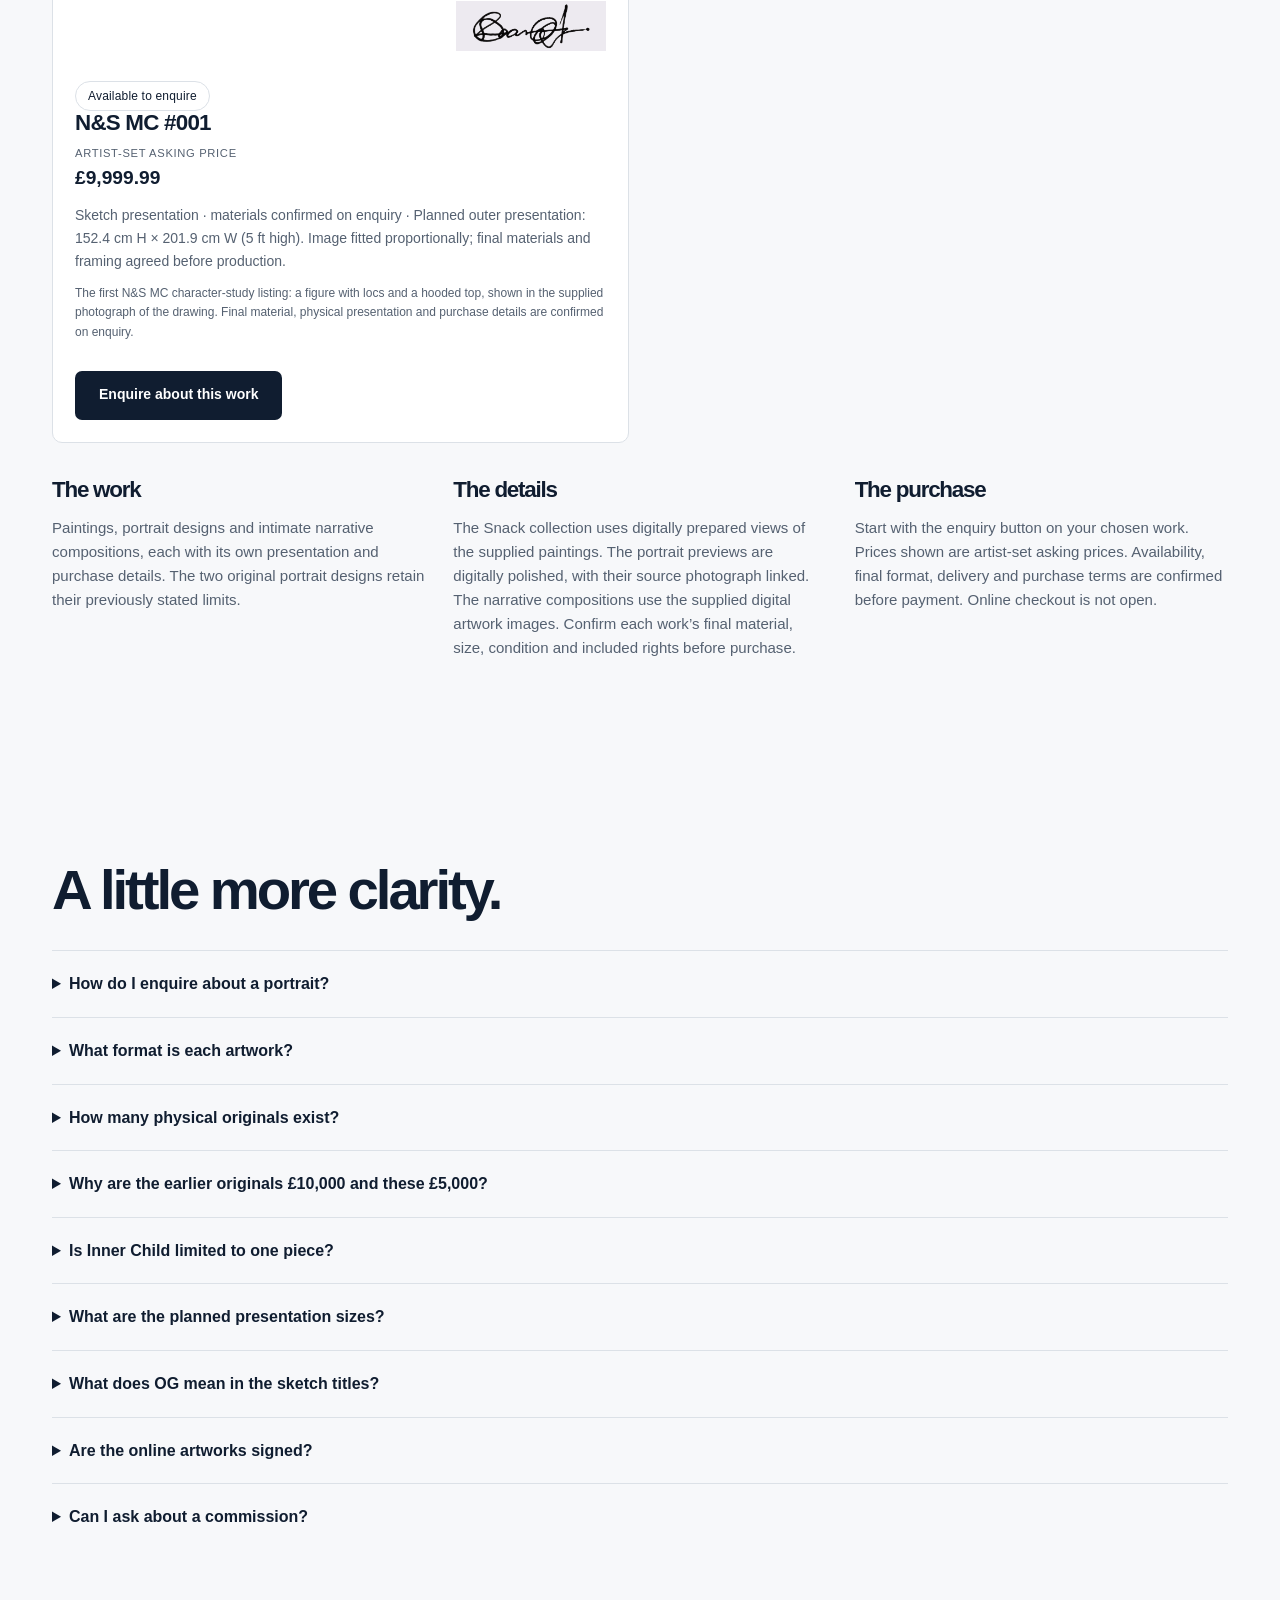
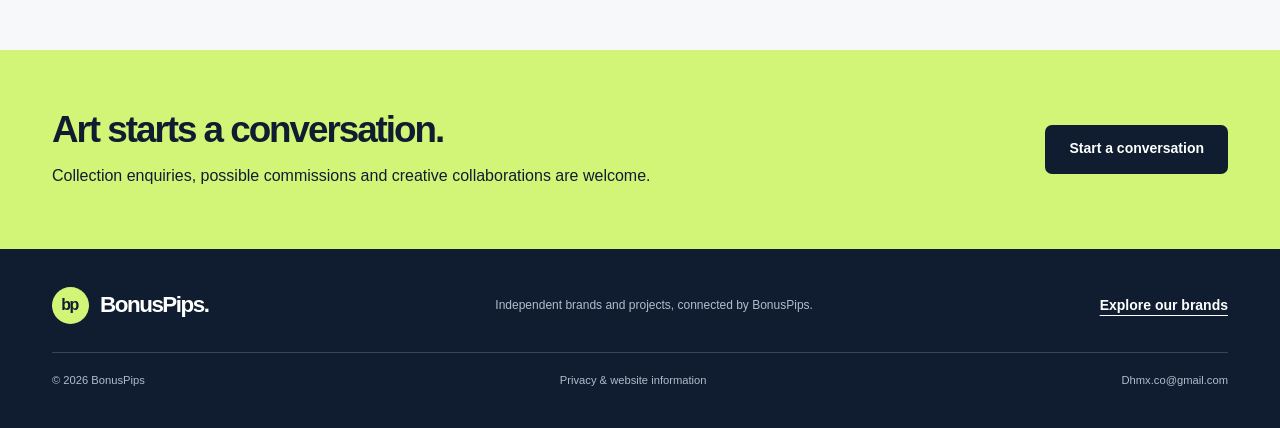
<file: arts/index.html>
<!doctype html><html lang="en-GB"><head><meta charset="utf-8"><meta name="viewport" content="width=device-width,initial-scale=1"><meta name="theme-color" content="#101d30"><title>Dhmx Arts — Original Artworks | BonusPips</title><meta name="description" content="Discover Dhmx Arts, the BonusPips home for original physical paintings, stories and creative expression. Explore portrait designs and intimate narrative compositions, with individual asking prices and purchase enquiries."><link rel="canonical" href="https://bonuspips.co.uk/arts/"><meta property="og:type" content="website"><meta property="og:title" content="Dhmx Arts — Original Artworks | BonusPips"><meta property="og:description" content="Discover Dhmx Arts, the BonusPips home for original physical paintings, stories and creative expression. Explore portrait designs and intimate narrative compositions, with individual asking prices and purchase enquiries."><meta property="og:url" content="https://bonuspips.co.uk/arts/"><meta property="og:image" content="https://bonuspips.co.uk/assets/social-card.png"><link rel="icon" href="/assets/favicon.svg" type="image/svg+xml"><link rel="stylesheet" href="/assets/brand.css"><script src="/assets/common.js" defer></script><script src="/assets/catalogue.js?v=20261124-snack" defer></script></head><body><a class="skip" href="#main">Skip to content</a><header><div class="wrap header-row"><a class="brand" href="/" aria-label="BonusPips home"><span class="brand-mark" aria-hidden="true">bp</span>BonusPips.</a><button class="menu" type="button" aria-expanded="false" aria-controls="navigation">Menu</button><nav id="navigation" aria-label="Main navigation"><a href="/arts/" aria-current="page">Dhmx Arts</a><a href="/ownly/">Ownly</a><a href="/skill-proof/">Skill Proof</a><a href="/trading/">Trading</a><a class="button dark" href="/#contact">Let’s connect</a></nav></div></header><main id="main"><section class="page-hero"><div class="wrap"><p class="breadcrumbs"><a href="/">BonusPips</a> / Dhmx Arts</p><p class="eyebrow">Dhmx Arts · A BonusPips brand</p><h1>Art with a story.<br>Meant to mean something.</h1><p class="lead">Paintings by Snack, portrait designs, narrative compositions, monochrome sketches and character studies. Explore the Dhmx Arts collection, with asking prices and individual purchase enquiries.</p><div class="actions"><a class="button lime" href="#collection">Explore the collection</a><a class="button light" href="mailto:Dhmx.co@gmail.com?subject=Dhmx%20Arts%20collection%20enquiry">Art enquiries</a></div></div></section><section class="section" id="collection"><div class="wrap"><div class="section-top"><div><p class="eyebrow">Originals for your space</p><h2>The first collection.</h2></div><p class="lead">Explore paintings by Snack alongside portrait designs, intimate narratives, surreal landscapes and their OG sketch studies. Each listing has its own asking price and enquiry link; final format and purchase details are confirmed individually.</p></div><div class="filters" role="group" aria-label="Filter artworks"><button class="filter" data-art-filter="all" aria-pressed="true">All works</button><button class="filter" data-art-filter="available" aria-pressed="false">Available</button><button class="filter" data-art-filter="sold" aria-pressed="false">Sold archive</button></div><p id="art-status" class="status" role="status"></p><div id="art-catalogue" class="catalogue"></div><div id="art-empty" class="gallery-empty"><div><span class="pill">Collection in preparation</span><h2 style="margin-top:22px">The gallery is taking shape.</h2><p>There are no artworks listed for sale yet. The first collection will appear here with the details you need to make an enquiry.</p><div class="actions"><a class="button dark" href="mailto:Dhmx.co@gmail.com?subject=Dhmx%20Arts%20%E2%80%94%20first%20collection">Ask about the first release</a></div></div><div class="gallery-line" aria-hidden="true"><div class="empty-frame"></div><div class="empty-frame"></div></div></div><noscript><p class="no-script">Please enable JavaScript to view the catalogue. You can enquire about the collection by email.</p></noscript><div class="info-grid"><div><h3>The work</h3><p>Paintings, portrait designs and intimate narrative compositions, each with its own presentation and purchase details. The two original portrait designs retain their previously stated limits.</p></div><div><h3>The details</h3><p>The Snack collection uses digitally prepared views of the supplied paintings. The portrait previews are digitally polished, with their source photograph linked. The narrative compositions use the supplied digital artwork images. Confirm each work’s final material, size, condition and included rights before purchase.</p></div><div><h3>The purchase</h3><p>Start with the enquiry button on your chosen work. Prices shown are artist-set asking prices. Availability, final format, delivery and purchase terms are confirmed before payment. Online checkout is not open.</p></div></div></div></section><section class="section faq-section"><div class="wrap"><h2>A little more clarity.</h2><details class="faq"><summary>How do I enquire about a portrait?</summary><p>Use the enquiry button on the work you want. Each listing shows its own artist-set asking price. The artist will confirm availability, dimensions, material, condition and delivery before any purchase agreement or payment.</p></details><details class="faq"><summary>What format is each artwork?</summary><p>The two portrait listings are for physical originals, shown using digitally polished canvas-style previews. Inner Child is supplied as a digital composition and offered as a single-piece edition. The final physical format, dimensions and any rights included must be agreed before purchase. The listings do not claim that a physical canvas already exists where this has not been confirmed.</p></details><details class="faq"><summary>How many physical originals exist?</summary><p>The artist states that there are two physical originals of each portrait design: four originals across the two designs in total. The newer original of each design is the piece listed here, described as 2 of 2. This is the artist’s declared limitation, not an independent authentication or a claim that digital copies of the images cannot exist.</p></details><details class="faq"><summary>Why are the earlier originals £10,000 and these £5,000?</summary><p>The artist has set an asking price of £10,000 for the first original of each design, and £5,000 for the newer original of each design offered here. These are artist-set asking prices, not independent valuations, recorded sale prices or guarantees of resale value. The earlier originals are not included in either £5,000 listing.</p></details><details class="faq"><summary>Is Inner Child limited to one piece?</summary><p>Yes. The artist is offering Inner Child as a single-piece edition, numbered 1 of 1. It is separate from the two portrait designs and their four-original total. The edition refers to the offered work; it does not imply that copies of its online image cannot exist. The monochrome Inner Child — OG sketch is a separate listing and is not part of that one-piece colour edition. Final format and any exclusivity or reproduction rights must be stated in the purchase agreement.</p></details><details class="faq"><summary>What are the planned presentation sizes?</summary><p>The two portrait designs have a planned outer presentation of 91.44 cm high × 201.9 cm wide (3 ft high). The larger narrative and surreal compositions, OG sketches and N&S MC #001 are planned at 152.4 cm high × 201.9 cm wide (5 ft high). Artwork is fitted proportionally within the presentation area and is not stretched. These are planned outer sizes, not measurements of an already completed canvas. Material, border, framing and production details are agreed before purchase.</p></details><details class="faq"><summary>What does OG mean in the sketch titles?</summary><p>OG distinguishes each monochrome sketch study from the matching colour artwork. The sketches have their own listing and asking price. Edition terms and any included rights are agreed individually before purchase.</p></details><details class="faq"><summary>Are the online artworks signed?</summary><p>The six Snack paintings display the Snack signature inside each image, including the full-size view. Other artworks retain their existing artist signature mark beneath the presentation. Physical signing and any certificate supplied with a purchase are confirmed individually.</p></details><details class="faq"><summary>Can I ask about a commission?</summary><p>You can send a commission enquiry. We will discuss the subject, size, timescale and availability before agreeing a brief; no booking is confirmed through this website.</p></details></div></section><section class="page-cta"><div class="wrap"><div><h2>Art starts a conversation.</h2><p>Collection enquiries, possible commissions and creative collaborations are welcome.</p></div><a class="button dark" href="mailto:Dhmx.co@gmail.com?subject=Dhmx%20Arts%20enquiry">Start a conversation</a></div></section></main><footer><div class="wrap"><div class="footer-row"><a class="brand" href="/"><span class="brand-mark" aria-hidden="true">bp</span>BonusPips.</a><p>Independent brands and projects, connected by BonusPips.</p><a class="text-link" href="/#brands">Explore our brands</a></div><div class="footer-bottom"><span>© <span id="year">2026</span> BonusPips</span><a href="/privacy/">Privacy &amp; website information</a><a href="mailto:Dhmx.co@gmail.com">Dhmx.co@gmail.com</a></div></div></footer></body></html>
</file>
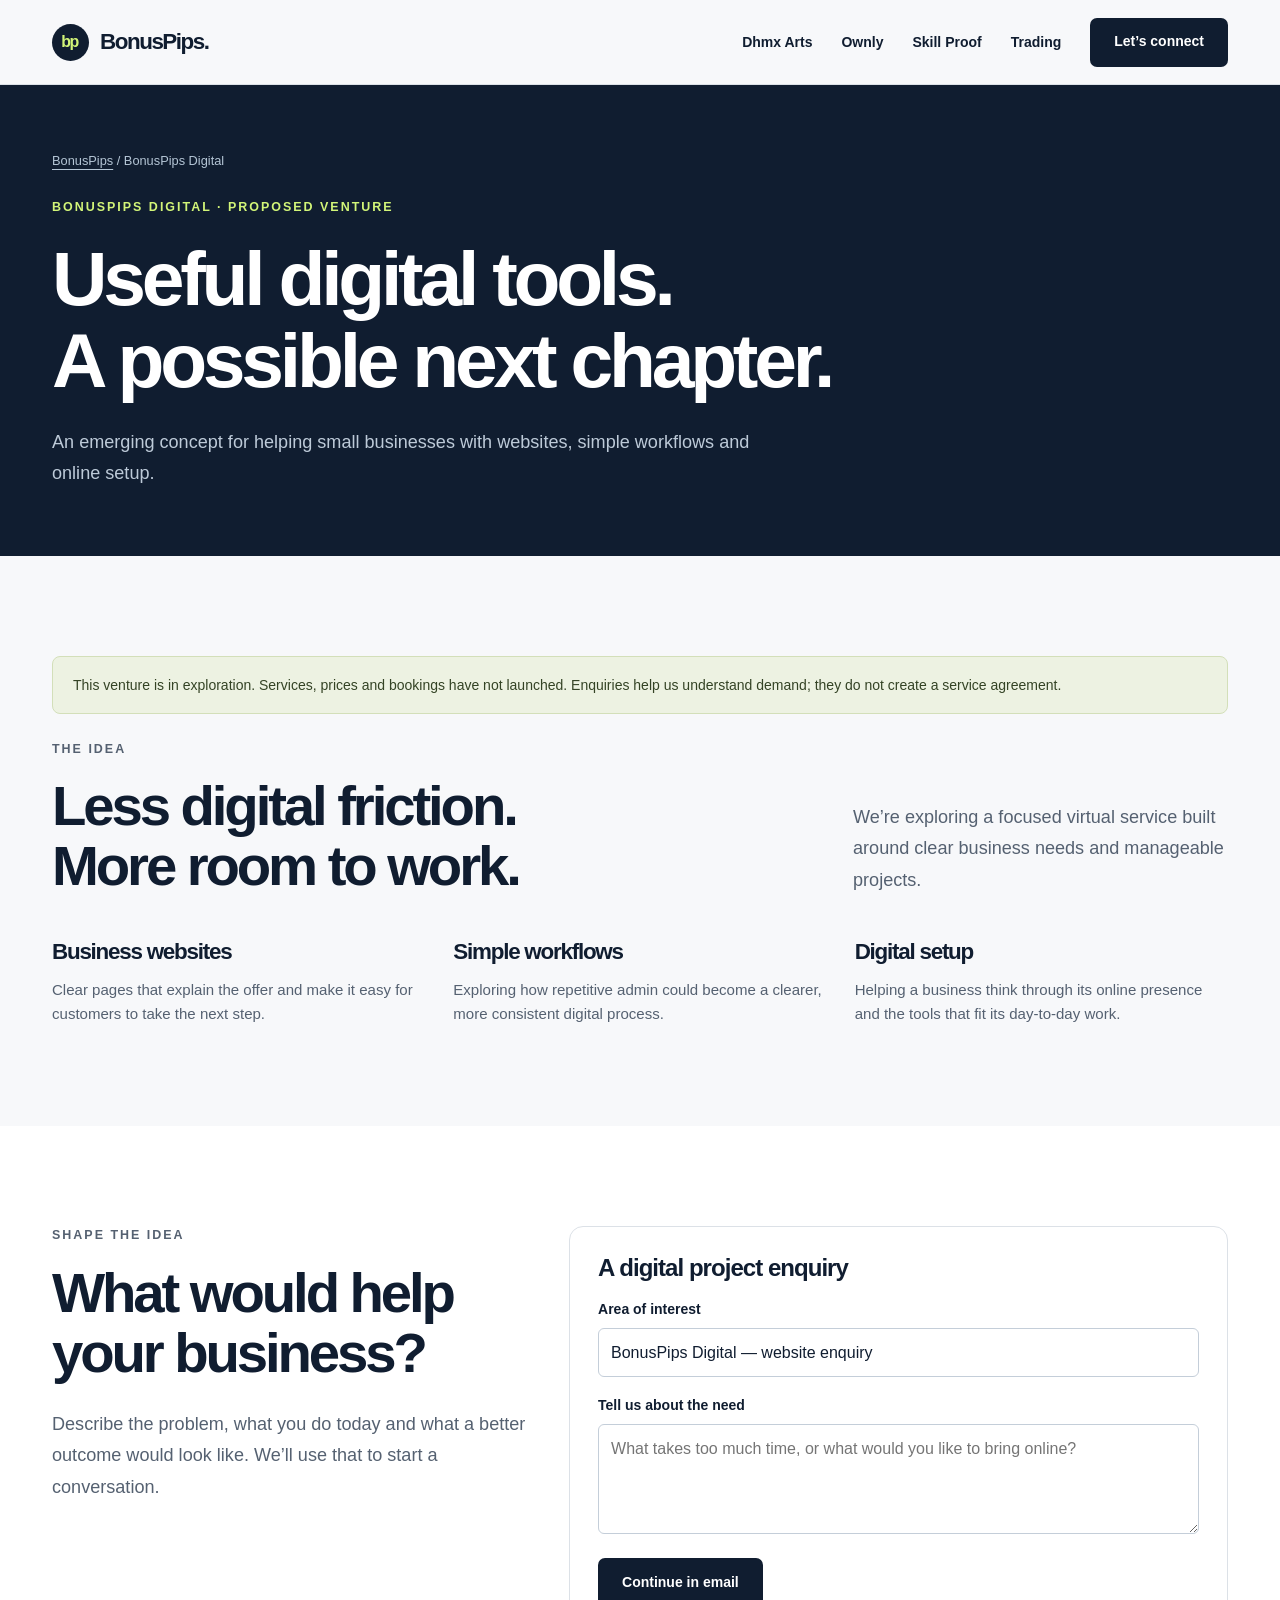
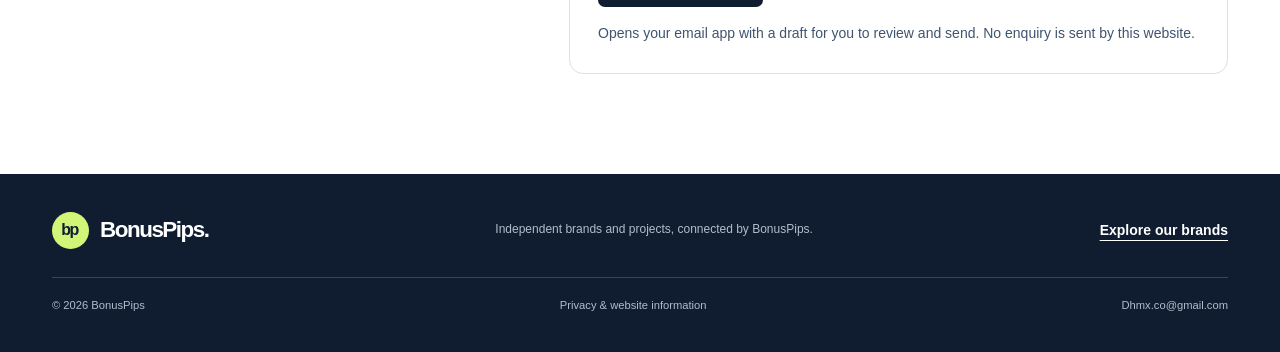
<file: digital/index.html>
<!doctype html><html lang="en-GB"><head><meta charset="utf-8"><meta name="viewport" content="width=device-width,initial-scale=1"><meta name="theme-color" content="#101d30"><title>BonusPips Digital — A Venture in Exploration | BonusPips</title><meta name="description" content="A proposed BonusPips virtual studio for small-business websites, workflows and digital setup. Explore the concept and send an enquiry."><link rel="canonical" href="https://bonuspips.co.uk/digital/"><meta property="og:type" content="website"><meta property="og:title" content="BonusPips Digital — A Venture in Exploration | BonusPips"><meta property="og:description" content="A proposed BonusPips virtual studio for small-business websites, workflows and digital setup. Explore the concept and send an enquiry."><meta property="og:url" content="https://bonuspips.co.uk/digital/"><meta property="og:image" content="https://bonuspips.co.uk/assets/social-card.png"><link rel="icon" href="/assets/favicon.svg" type="image/svg+xml"><link rel="stylesheet" href="/assets/brand.css"><script src="/assets/common.js" defer></script></head><body><a class="skip" href="#main">Skip to content</a><header><div class="wrap header-row"><a class="brand" href="/" aria-label="BonusPips home"><span class="brand-mark" aria-hidden="true">bp</span>BonusPips.</a><button class="menu" type="button" aria-expanded="false" aria-controls="navigation">Menu</button><nav id="navigation" aria-label="Main navigation"><a href="/arts/">Dhmx Arts</a><a href="/ownly/">Ownly</a><a href="/skill-proof/">Skill Proof</a><a href="/trading/">Trading</a><a class="button dark" href="/#contact">Let’s connect</a></nav></div></header><main id="main"><section class="page-hero"><div class="wrap"><p class="breadcrumbs"><a href="/">BonusPips</a> / BonusPips Digital</p><p class="eyebrow">BonusPips Digital · Proposed venture</p><h1>Useful digital tools.<br>A possible next chapter.</h1><p class="lead">An emerging concept for helping small businesses with websites, simple workflows and online setup.</p></div></section><section class="section"><div class="wrap"><div class="notice">This venture is in exploration. Services, prices and bookings have not launched. Enquiries help us understand demand; they do not create a service agreement.</div><div class="section-top"><div><p class="eyebrow">The idea</p><h2>Less digital friction.<br>More room to work.</h2></div><p class="lead">We’re exploring a focused virtual service built around clear business needs and manageable projects.</p></div><div class="info-grid"><div><h3>Business websites</h3><p>Clear pages that explain the offer and make it easy for customers to take the next step.</p></div><div><h3>Simple workflows</h3><p>Exploring how repetitive admin could become a clearer, more consistent digital process.</p></div><div><h3>Digital setup</h3><p>Helping a business think through its online presence and the tools that fit its day-to-day work.</p></div></div></div></section><section class="section products"><div class="wrap workspace"><div><p class="eyebrow muted">Shape the idea</p><h2 style="margin-top:18px">What would help<br>your business?</h2><p class="lead muted" style="margin-top:25px">Describe the problem, what you do today and what a better outcome would look like. We’ll use that to start a conversation.</p></div><form class="panel" data-enquiry-form><h2>A digital project enquiry</h2><div class="field"><label for="digital-subject">Area of interest</label><select id="digital-subject" name="subject"><option>BonusPips Digital — website enquiry</option><option>BonusPips Digital — workflow enquiry</option><option>BonusPips Digital — digital setup enquiry</option></select></div><div class="field"><label for="digital-message">Tell us about the need</label><textarea id="digital-message" name="body" required maxlength="3000" placeholder="What takes too much time, or what would you like to bring online?"></textarea></div><button class="button dark" type="submit">Continue in email</button><p class="form-message" role="status" style="margin-top:15px">Opens your email app with a draft for you to review and send. No enquiry is sent by this website.</p></form></div></section></main><footer><div class="wrap"><div class="footer-row"><a class="brand" href="/"><span class="brand-mark" aria-hidden="true">bp</span>BonusPips.</a><p>Independent brands and projects, connected by BonusPips.</p><a class="text-link" href="/#brands">Explore our brands</a></div><div class="footer-bottom"><span>© <span id="year">2026</span> BonusPips</span><a href="/privacy/">Privacy &amp; website information</a><a href="mailto:Dhmx.co@gmail.com">Dhmx.co@gmail.com</a></div></div></footer></body></html>
</file>
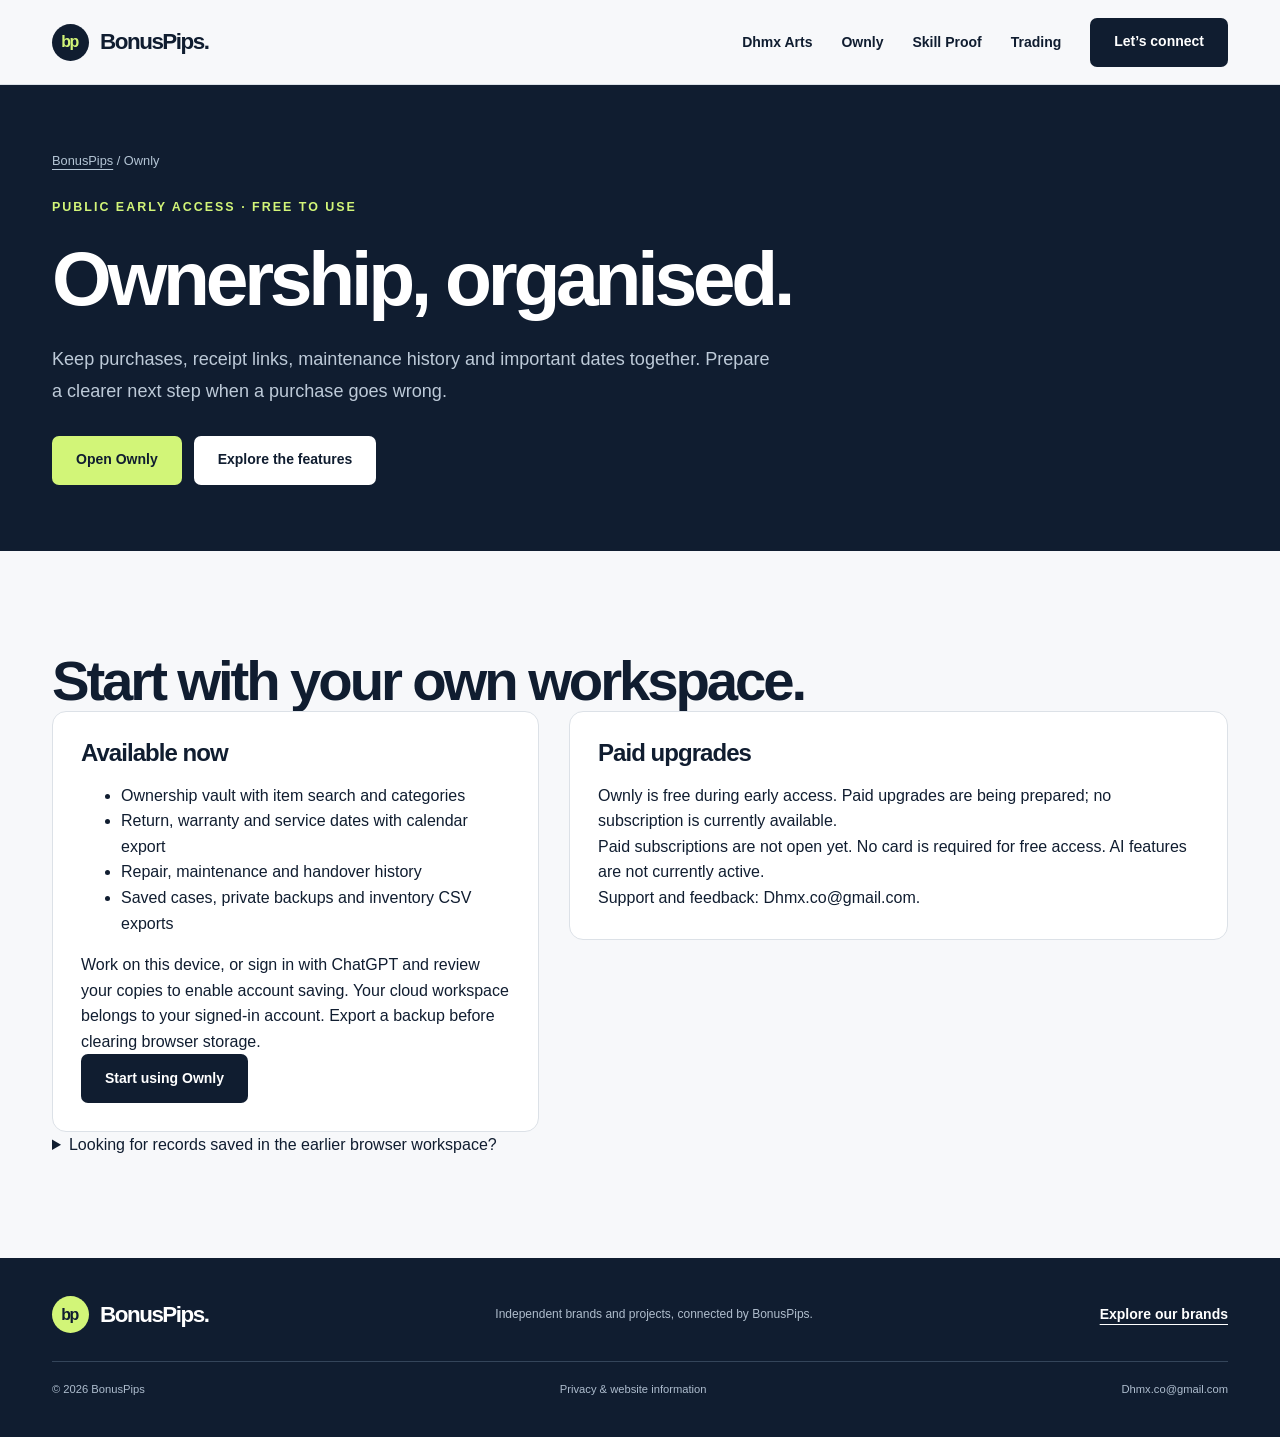
<file: ownly/index.html>
<!doctype html><html lang="en-GB"><head><meta charset="utf-8"><meta name="viewport" content="width=device-width,initial-scale=1"><meta name="theme-color" content="#101d30"><title>Ownly — Ownership, Organised | BonusPips</title><meta name="description" content="Keep purchases, receipt links, maintenance history and important dates together. Prepare a clearer next step when a purchase goes wrong."><link rel="canonical" href="https://bonuspips.co.uk/ownly/"><meta property="og:type" content="website"><meta property="og:title" content="Ownly — Ownership, Organised | BonusPips"><meta property="og:description" content="Keep purchases, receipt links, maintenance history and important dates together. Prepare a clearer next step when a purchase goes wrong."><meta property="og:url" content="https://bonuspips.co.uk/ownly/"><meta property="og:image" content="https://bonuspips.co.uk/assets/social-card.png"><link rel="icon" href="/assets/favicon.svg" type="image/svg+xml"><link rel="stylesheet" href="/assets/brand.css"><script src="/assets/common.js" defer></script></head><body><a class="skip" href="#main">Skip to content</a><header><div class="wrap header-row"><a class="brand" href="/" aria-label="BonusPips home"><span class="brand-mark" aria-hidden="true">bp</span>BonusPips.</a><button class="menu" type="button" aria-expanded="false" aria-controls="navigation">Menu</button><nav id="navigation" aria-label="Main navigation"><a href="/arts/">Dhmx Arts</a><a href="/ownly/" aria-current="page">Ownly</a><a href="/skill-proof/">Skill Proof</a><a href="/trading/">Trading</a><a class="button dark" href="/#contact">Let’s connect</a></nav></div></header><main id="main"><section class="page-hero"><div class="wrap"><p class="breadcrumbs"><a href="/">BonusPips</a> / Ownly</p><p class="eyebrow">Public early access · Free to use</p><h1>Ownership, organised.</h1><p class="lead">Keep purchases, receipt links, maintenance history and important dates together. Prepare a clearer next step when a purchase goes wrong.</p><div class="actions"><a class="button lime" href="https://ownly-test-preview.dhamex1.chatgpt.site">Open Ownly</a><a class="button light" href="#features">Explore the features</a></div></div></section><section class="section" id="features"><div class="wrap"><h2>Start with your own workspace.</h2><div class="workspace"><article class="panel"><h3>Available now</h3><ul><li>Ownership vault with item search and categories</li><li>Return, warranty and service dates with calendar export</li><li>Repair, maintenance and handover history</li><li>Saved cases, private backups and inventory CSV exports</li></ul><p>Work on this device, or sign in with ChatGPT and review your copies to enable account saving. Your cloud workspace belongs to your signed-in account. Export a backup before clearing browser storage.</p><a class="button dark" href="https://ownly-test-preview.dhamex1.chatgpt.site">Start using Ownly</a></article><article class="panel"><h3>Paid upgrades</h3><p>Ownly is free during early access. Paid upgrades are being prepared; no subscription is currently available.</p><p>Paid subscriptions are not open yet. No card is required for free access. AI features are not currently active.</p><p>Support and feedback: <a href="mailto:Dhmx.co@gmail.com">Dhmx.co@gmail.com</a>.</p></article></div><details><summary>Looking for records saved in the earlier browser workspace?</summary><p>Those records remain in this browser on the BonusPips domain. The new app uses its own workspace. <a href="/ownly/device-workspace/">Open the previous device workspace</a> to review and export what you saved. Its exports may use a different format from the new app.</p></details></div></section></main><footer><div class="wrap"><div class="footer-row"><a class="brand" href="/"><span class="brand-mark" aria-hidden="true">bp</span>BonusPips.</a><p>Independent brands and projects, connected by BonusPips.</p><a class="text-link" href="/#brands">Explore our brands</a></div><div class="footer-bottom"><span>© <span id="year">2026</span> BonusPips</span><a href="/privacy/">Privacy &amp; website information</a><a href="mailto:Dhmx.co@gmail.com">Dhmx.co@gmail.com</a></div></div></footer></body></html>
</file>
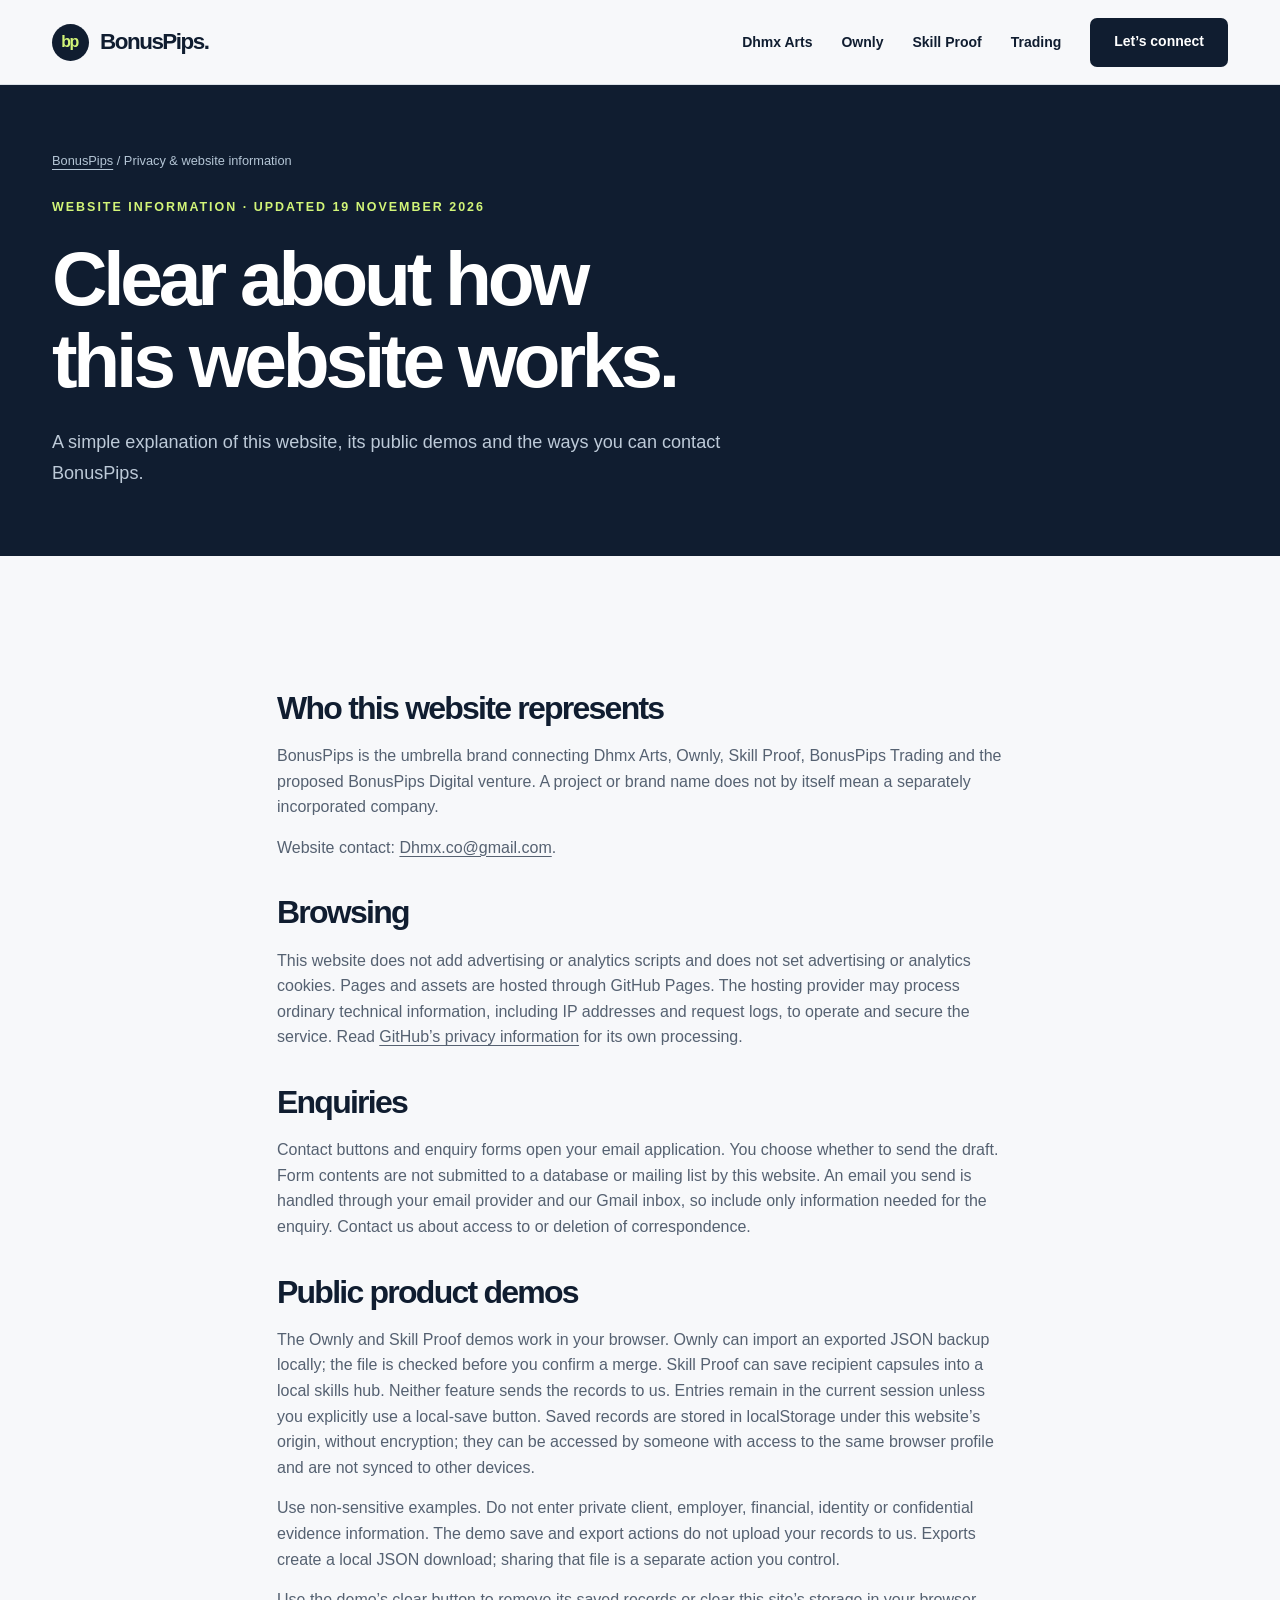
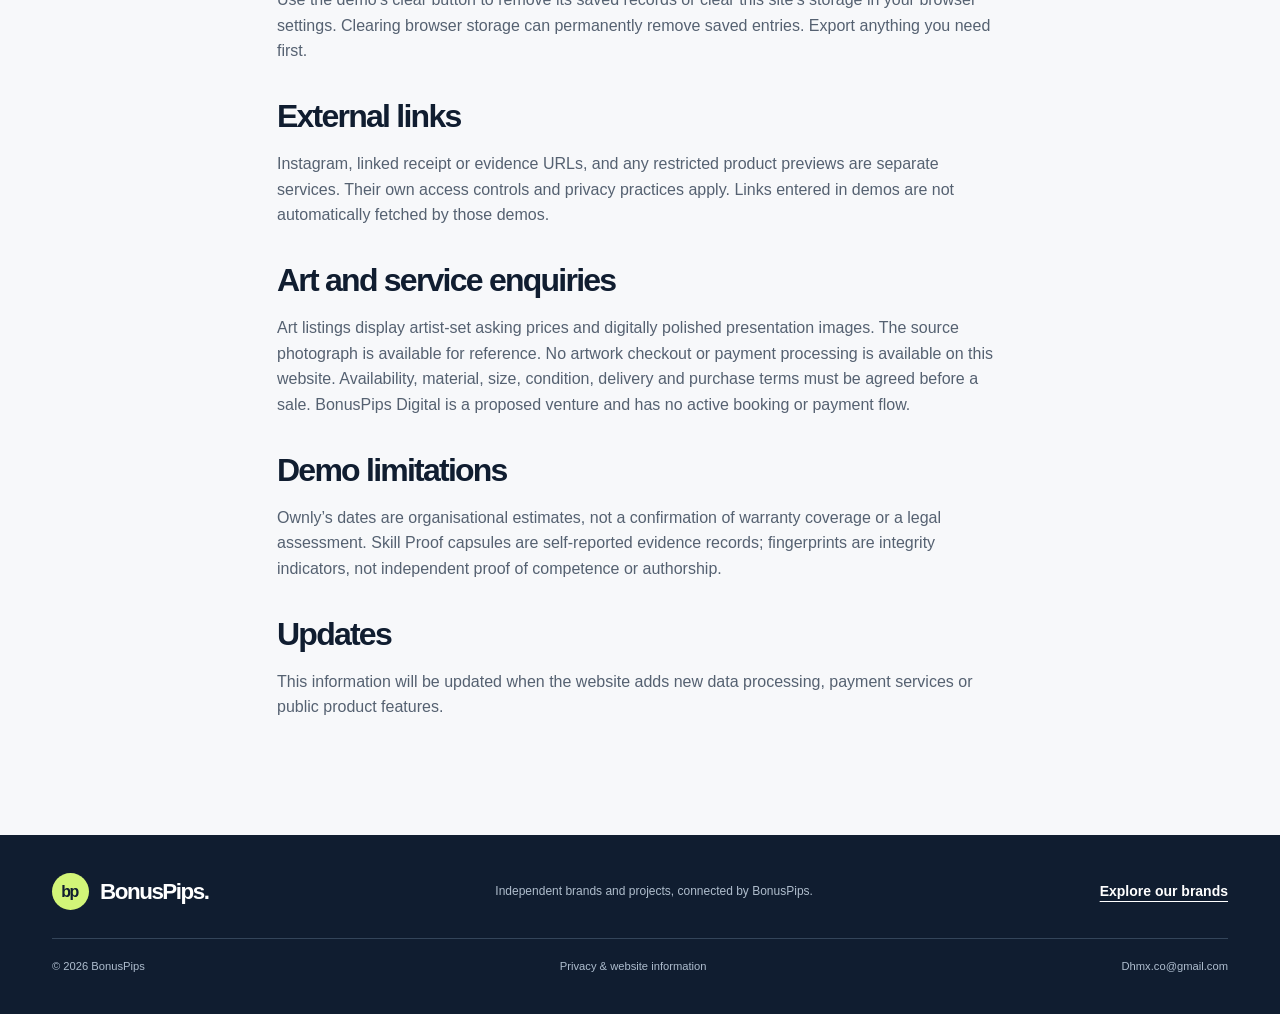
<file: privacy/index.html>
<!doctype html><html lang="en-GB"><head><meta charset="utf-8"><meta name="viewport" content="width=device-width,initial-scale=1"><meta name="theme-color" content="#101d30"><title>Privacy & Website Information | BonusPips</title><meta name="description" content="How BonusPips handles website enquiries, browser-local public demos, external links and technical hosting information."><link rel="canonical" href="https://bonuspips.co.uk/privacy/"><meta property="og:type" content="website"><meta property="og:title" content="Privacy & Website Information | BonusPips"><meta property="og:description" content="How BonusPips handles website enquiries, browser-local public demos, external links and technical hosting information."><meta property="og:url" content="https://bonuspips.co.uk/privacy/"><meta property="og:image" content="https://bonuspips.co.uk/assets/social-card.png"><link rel="icon" href="/assets/favicon.svg" type="image/svg+xml"><link rel="stylesheet" href="/assets/brand.css"><script src="/assets/common.js" defer></script></head><body><a class="skip" href="#main">Skip to content</a><header><div class="wrap header-row"><a class="brand" href="/" aria-label="BonusPips home"><span class="brand-mark" aria-hidden="true">bp</span>BonusPips.</a><button class="menu" type="button" aria-expanded="false" aria-controls="navigation">Menu</button><nav id="navigation" aria-label="Main navigation"><a href="/arts/">Dhmx Arts</a><a href="/ownly/">Ownly</a><a href="/skill-proof/">Skill Proof</a><a href="/trading/">Trading</a><a class="button dark" href="/#contact">Let’s connect</a></nav></div></header><main id="main"><section class="page-hero"><div class="wrap"><p class="breadcrumbs"><a href="/">BonusPips</a> / Privacy & website information</p><p class="eyebrow">Website information · Updated 19 November 2026</p><h1>Clear about how<br>this website works.</h1><p class="lead">A simple explanation of this website, its public demos and the ways you can contact BonusPips.</p></div></section><section class="section"><div class="wrap content-copy"><h2>Who this website represents</h2><p>BonusPips is the umbrella brand connecting Dhmx Arts, Ownly, Skill Proof, BonusPips Trading and the proposed BonusPips Digital venture. A project or brand name does not by itself mean a separately incorporated company.</p><p>Website contact: <a href="mailto:Dhmx.co@gmail.com">Dhmx.co@gmail.com</a>.</p><h2>Browsing</h2><p>This website does not add advertising or analytics scripts and does not set advertising or analytics cookies. Pages and assets are hosted through GitHub Pages. The hosting provider may process ordinary technical information, including IP addresses and request logs, to operate and secure the service. Read <a href="https://docs.github.com/en/site-policy/privacy-policies/github-general-privacy-statement" target="_blank" rel="noopener noreferrer">GitHub’s privacy information</a> for its own processing.</p><h2>Enquiries</h2><p>Contact buttons and enquiry forms open your email application. You choose whether to send the draft. Form contents are not submitted to a database or mailing list by this website. An email you send is handled through your email provider and our Gmail inbox, so include only information needed for the enquiry. Contact us about access to or deletion of correspondence.</p><h2>Public product demos</h2><p>The Ownly and Skill Proof demos work in your browser. Ownly can import an exported JSON backup locally; the file is checked before you confirm a merge. Skill Proof can save recipient capsules into a local skills hub. Neither feature sends the records to us. Entries remain in the current session unless you explicitly use a local-save button. Saved records are stored in localStorage under this website’s origin, without encryption; they can be accessed by someone with access to the same browser profile and are not synced to other devices.</p><p>Use non-sensitive examples. Do not enter private client, employer, financial, identity or confidential evidence information. The demo save and export actions do not upload your records to us. Exports create a local JSON download; sharing that file is a separate action you control.</p><p>Use the demo’s clear button to remove its saved records or clear this site’s storage in your browser settings. Clearing browser storage can permanently remove saved entries. Export anything you need first.</p><h2>External links</h2><p>Instagram, linked receipt or evidence URLs, and any restricted product previews are separate services. Their own access controls and privacy practices apply. Links entered in demos are not automatically fetched by those demos.</p><h2>Art and service enquiries</h2><p>Art listings display artist-set asking prices and digitally polished presentation images. The source photograph is available for reference. No artwork checkout or payment processing is available on this website. Availability, material, size, condition, delivery and purchase terms must be agreed before a sale. BonusPips Digital is a proposed venture and has no active booking or payment flow.</p><h2>Demo limitations</h2><p>Ownly’s dates are organisational estimates, not a confirmation of warranty coverage or a legal assessment. Skill Proof capsules are self-reported evidence records; fingerprints are integrity indicators, not independent proof of competence or authorship.</p><h2>Updates</h2><p>This information will be updated when the website adds new data processing, payment services or public product features.</p></div></section></main><footer><div class="wrap"><div class="footer-row"><a class="brand" href="/"><span class="brand-mark" aria-hidden="true">bp</span>BonusPips.</a><p>Independent brands and projects, connected by BonusPips.</p><a class="text-link" href="/#brands">Explore our brands</a></div><div class="footer-bottom"><span>© <span id="year">2026</span> BonusPips</span><a href="/privacy/">Privacy &amp; website information</a><a href="mailto:Dhmx.co@gmail.com">Dhmx.co@gmail.com</a></div></div></footer></body></html>
</file>
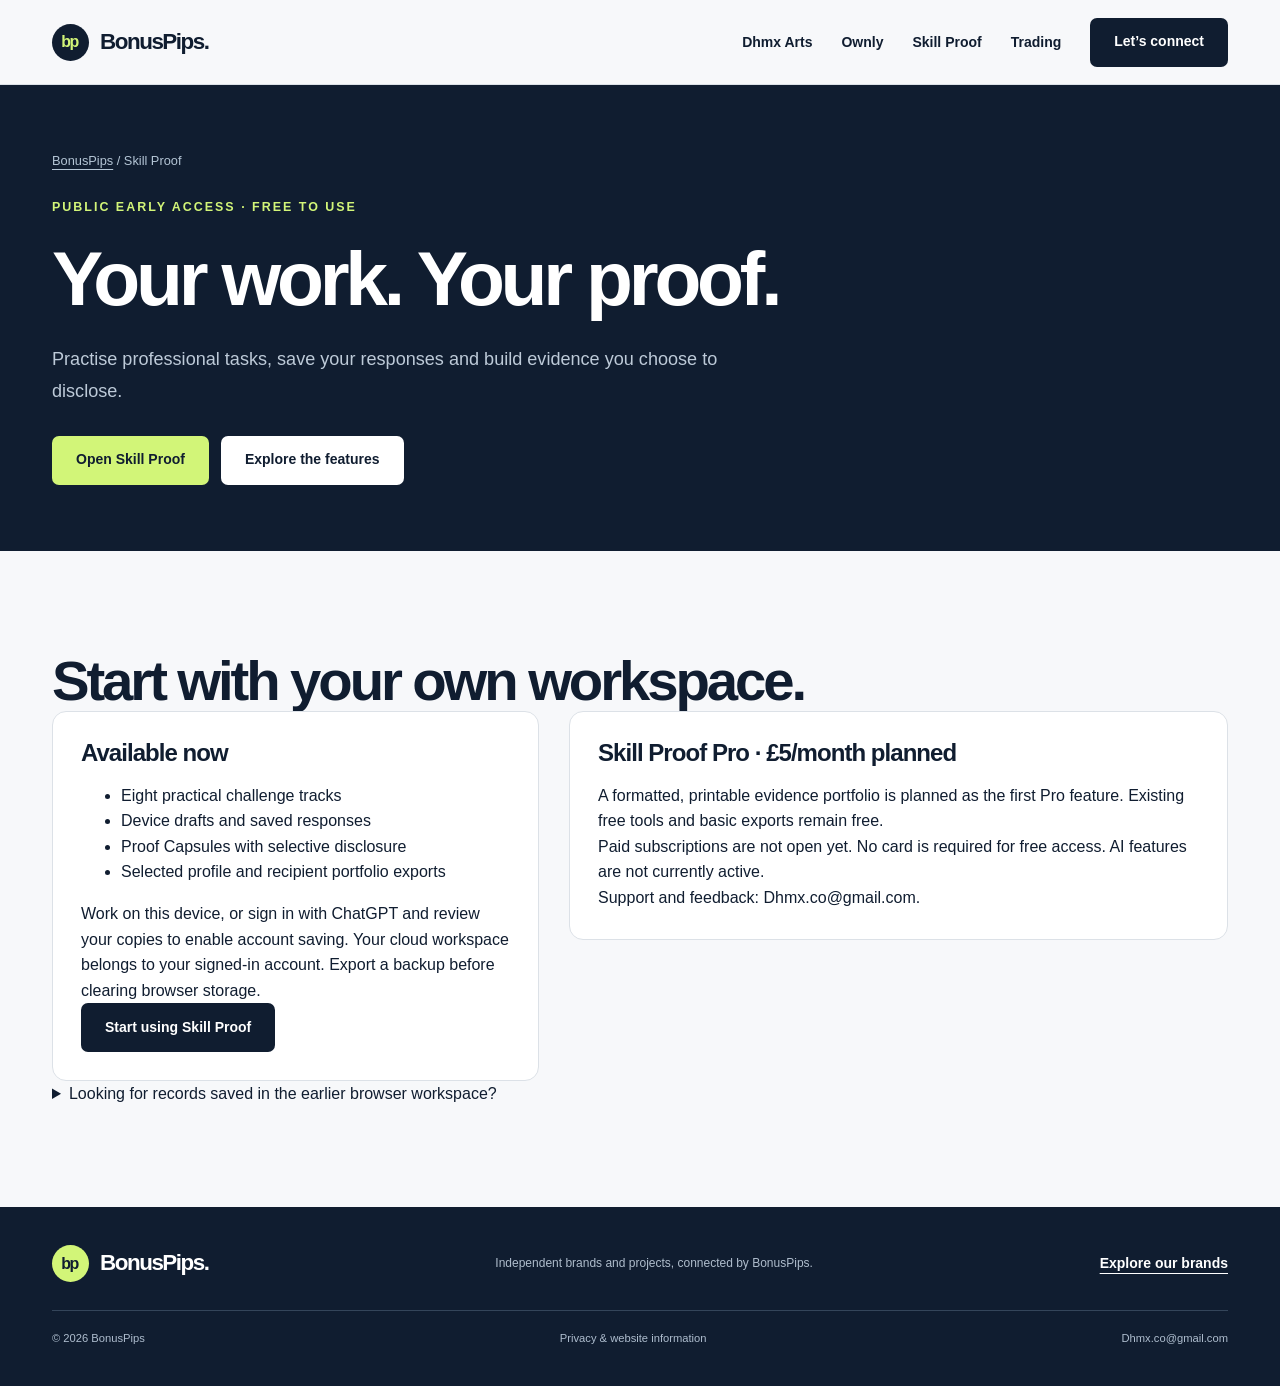
<file: skill-proof/index.html>
<!doctype html><html lang="en-GB"><head><meta charset="utf-8"><meta name="viewport" content="width=device-width,initial-scale=1"><meta name="theme-color" content="#101d30"><title>Skill Proof — Show Your Work | BonusPips</title><meta name="description" content="Practise professional tasks, save your responses and build evidence you choose to disclose."><link rel="canonical" href="https://bonuspips.co.uk/skill-proof/"><meta property="og:type" content="website"><meta property="og:title" content="Skill Proof — Show Your Work | BonusPips"><meta property="og:description" content="Practise professional tasks, save your responses and build evidence you choose to disclose."><meta property="og:url" content="https://bonuspips.co.uk/skill-proof/"><meta property="og:image" content="https://bonuspips.co.uk/assets/social-card.png"><link rel="icon" href="/assets/favicon.svg" type="image/svg+xml"><link rel="stylesheet" href="/assets/brand.css"><script src="/assets/common.js" defer></script></head><body><a class="skip" href="#main">Skip to content</a><header><div class="wrap header-row"><a class="brand" href="/" aria-label="BonusPips home"><span class="brand-mark" aria-hidden="true">bp</span>BonusPips.</a><button class="menu" type="button" aria-expanded="false" aria-controls="navigation">Menu</button><nav id="navigation" aria-label="Main navigation"><a href="/arts/">Dhmx Arts</a><a href="/ownly/">Ownly</a><a href="/skill-proof/" aria-current="page">Skill Proof</a><a href="/trading/">Trading</a><a class="button dark" href="/#contact">Let’s connect</a></nav></div></header><main id="main"><section class="page-hero"><div class="wrap"><p class="breadcrumbs"><a href="/">BonusPips</a> / Skill Proof</p><p class="eyebrow">Public early access · Free to use</p><h1>Your work. Your proof.</h1><p class="lead">Practise professional tasks, save your responses and build evidence you choose to disclose.</p><div class="actions"><a class="button lime" href="https://skill-proof-test-preview.dhamex1.chatgpt.site">Open Skill Proof</a><a class="button light" href="#features">Explore the features</a></div></div></section><section class="section" id="features"><div class="wrap"><h2>Start with your own workspace.</h2><div class="workspace"><article class="panel"><h3>Available now</h3><ul><li>Eight practical challenge tracks</li><li>Device drafts and saved responses</li><li>Proof Capsules with selective disclosure</li><li>Selected profile and recipient portfolio exports</li></ul><p>Work on this device, or sign in with ChatGPT and review your copies to enable account saving. Your cloud workspace belongs to your signed-in account. Export a backup before clearing browser storage.</p><a class="button dark" href="https://skill-proof-test-preview.dhamex1.chatgpt.site">Start using Skill Proof</a></article><article class="panel"><h3>Skill Proof Pro · £5/month planned</h3><p>A formatted, printable evidence portfolio is planned as the first Pro feature. Existing free tools and basic exports remain free.</p><p>Paid subscriptions are not open yet. No card is required for free access. AI features are not currently active.</p><p>Support and feedback: <a href="mailto:Dhmx.co@gmail.com">Dhmx.co@gmail.com</a>.</p></article></div><details><summary>Looking for records saved in the earlier browser workspace?</summary><p>Those records remain in this browser on the BonusPips domain. The new app uses its own workspace. <a href="/skill-proof/device-workspace/">Open the previous device workspace</a> to review and export what you saved. Its exports may use a different format from the new app.</p></details></div></section></main><footer><div class="wrap"><div class="footer-row"><a class="brand" href="/"><span class="brand-mark" aria-hidden="true">bp</span>BonusPips.</a><p>Independent brands and projects, connected by BonusPips.</p><a class="text-link" href="/#brands">Explore our brands</a></div><div class="footer-bottom"><span>© <span id="year">2026</span> BonusPips</span><a href="/privacy/">Privacy &amp; website information</a><a href="mailto:Dhmx.co@gmail.com">Dhmx.co@gmail.com</a></div></div></footer></body></html>
</file>
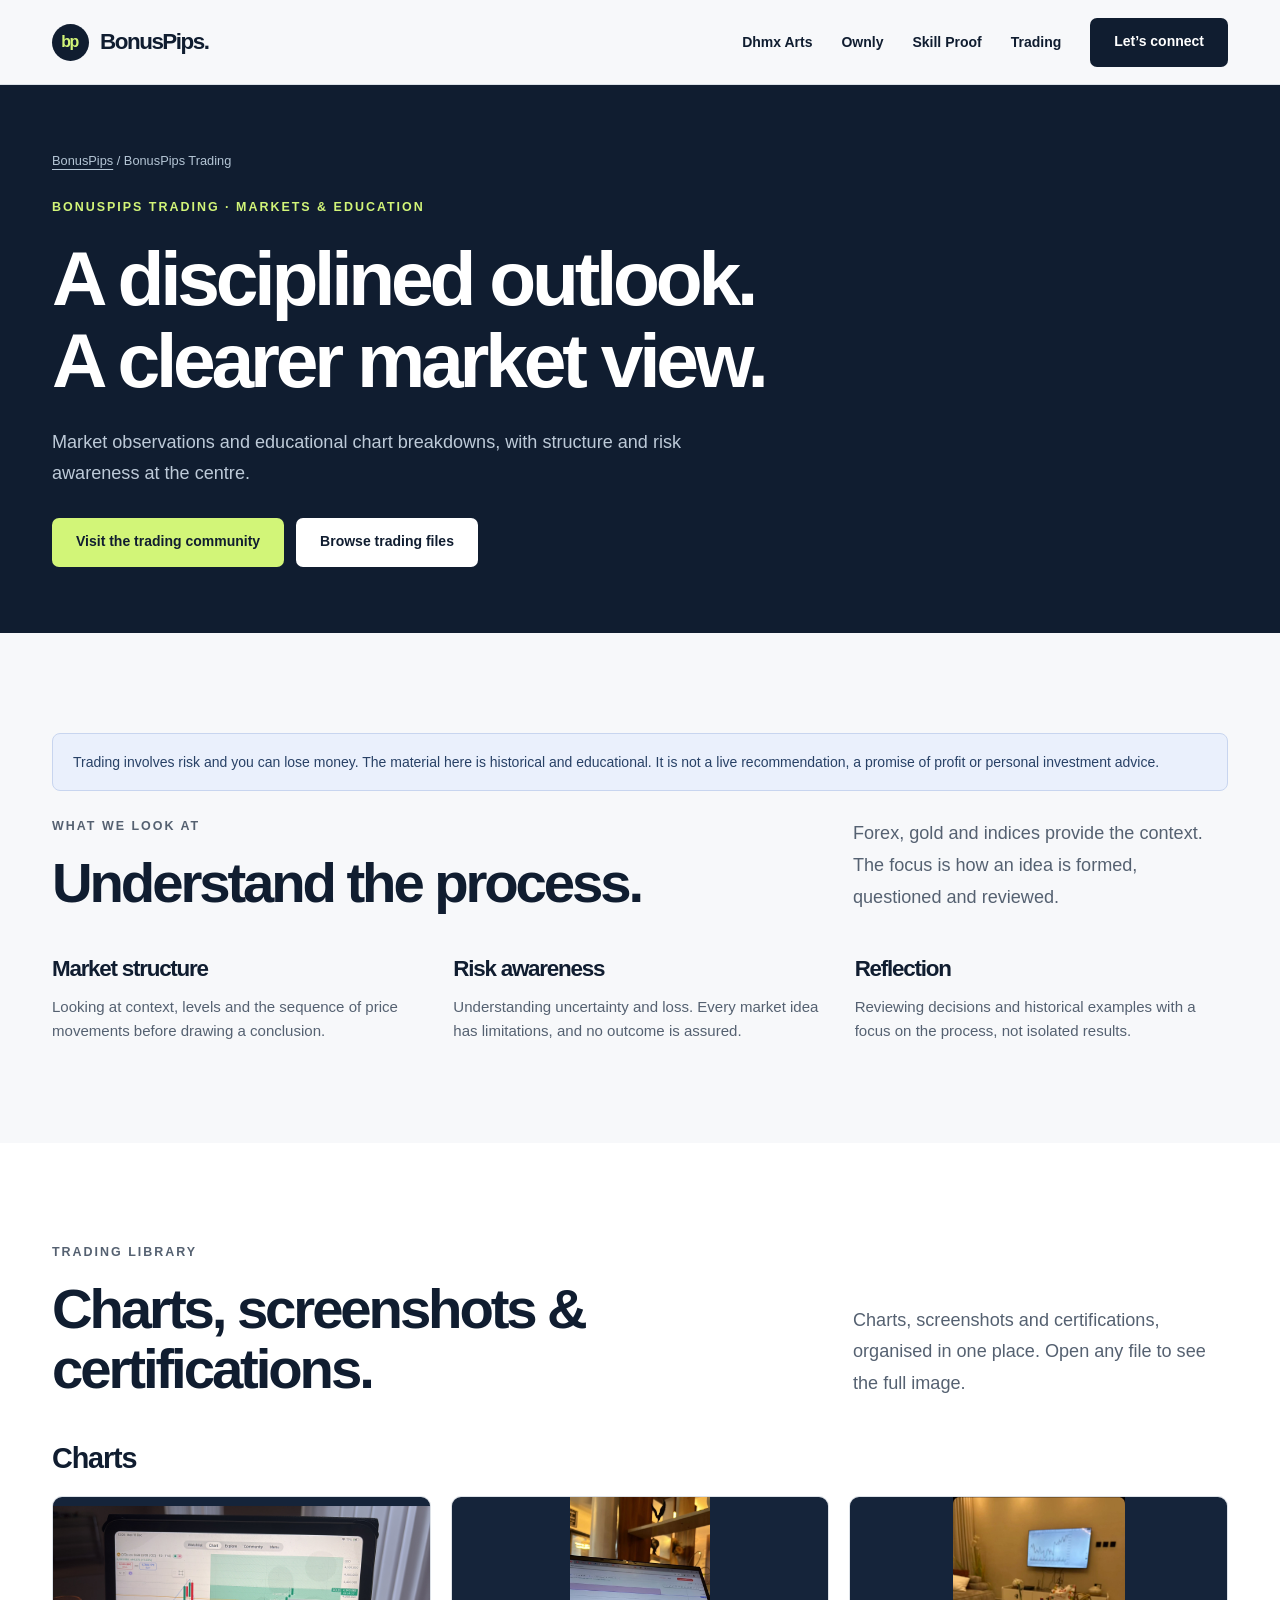
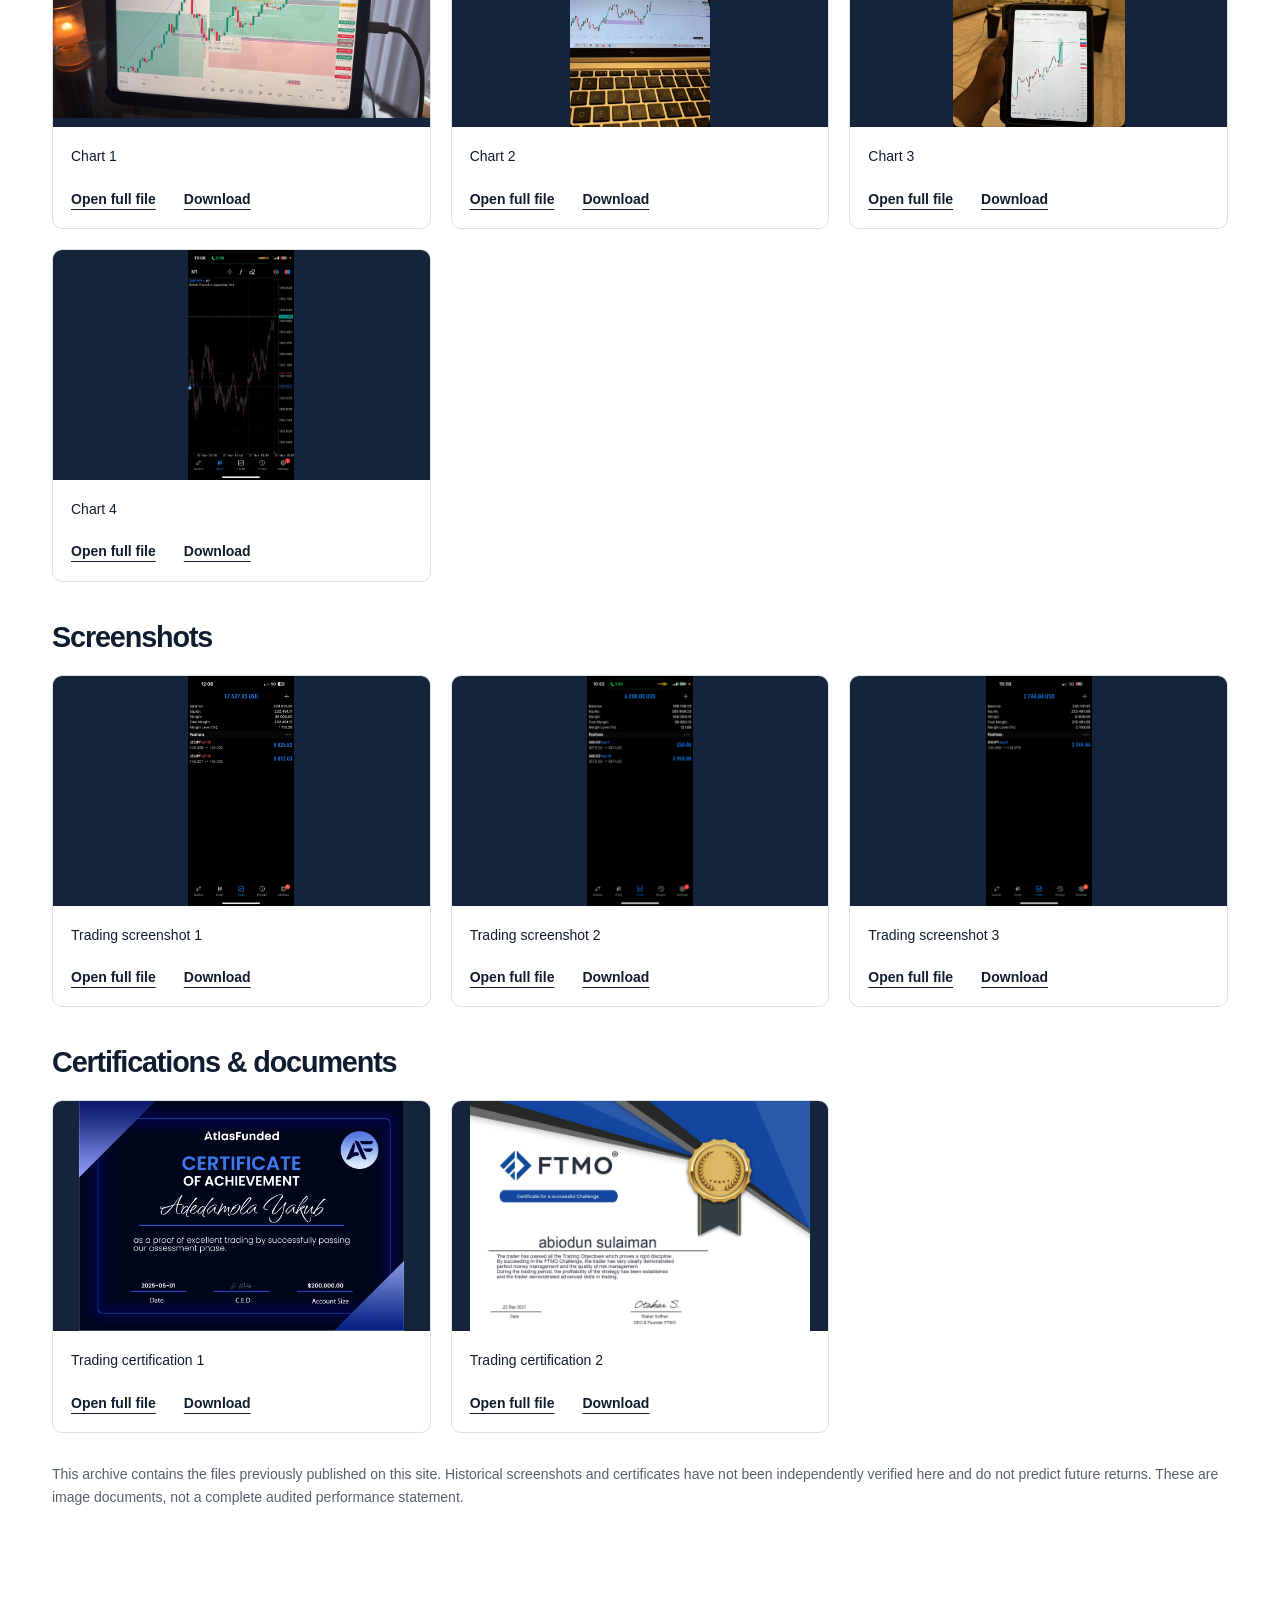
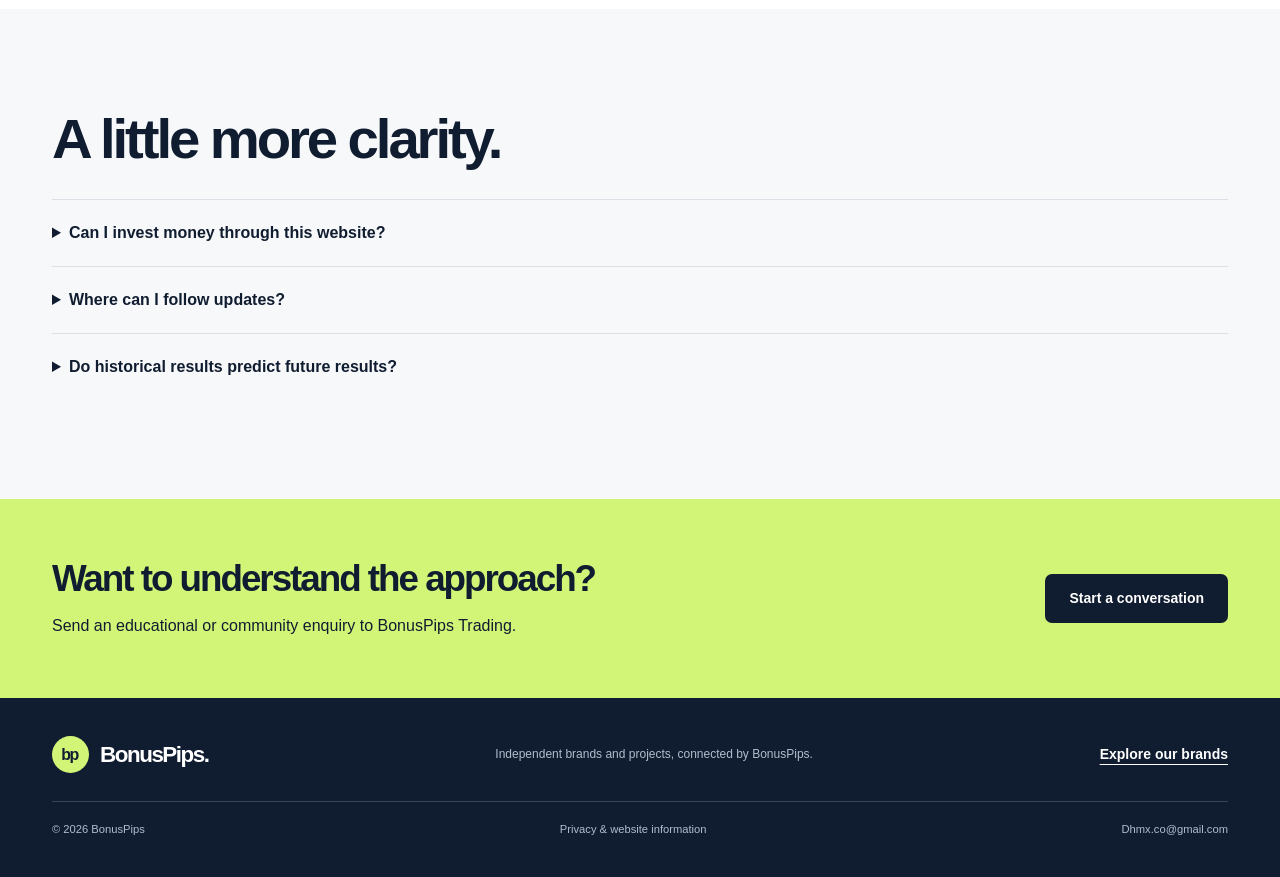
<file: trading/index.html>
<!doctype html><html lang="en-GB"><head><meta charset="utf-8"><meta name="viewport" content="width=device-width,initial-scale=1"><meta name="theme-color" content="#101d30"><title>BonusPips Trading — Market Education | BonusPips</title><meta name="description" content="Explore BonusPips Trading: educational market observations, chart examples, structure and risk awareness."><link rel="canonical" href="https://bonuspips.co.uk/trading/"><meta property="og:type" content="website"><meta property="og:title" content="BonusPips Trading — Market Education | BonusPips"><meta property="og:description" content="Explore BonusPips Trading: educational market observations, chart examples, structure and risk awareness."><meta property="og:url" content="https://bonuspips.co.uk/trading/"><meta property="og:image" content="https://bonuspips.co.uk/assets/social-card.png"><link rel="icon" href="/assets/favicon.svg" type="image/svg+xml"><link rel="stylesheet" href="/assets/brand.css"><script src="/assets/common.js" defer></script></head><body><a class="skip" href="#main">Skip to content</a><header><div class="wrap header-row"><a class="brand" href="/" aria-label="BonusPips home"><span class="brand-mark" aria-hidden="true">bp</span>BonusPips.</a><button class="menu" type="button" aria-expanded="false" aria-controls="navigation">Menu</button><nav id="navigation" aria-label="Main navigation"><a href="/arts/">Dhmx Arts</a><a href="/ownly/">Ownly</a><a href="/skill-proof/">Skill Proof</a><a href="/trading/" aria-current="page">Trading</a><a class="button dark" href="/#contact">Let’s connect</a></nav></div></header><main id="main"><section class="page-hero"><div class="wrap"><p class="breadcrumbs"><a href="/">BonusPips</a> / BonusPips Trading</p><p class="eyebrow">BonusPips Trading · Markets & education</p><h1>A disciplined outlook.<br>A clearer market view.</h1><p class="lead">Market observations and educational chart breakdowns, with structure and risk awareness at the centre.</p><div class="actions"><a class="button lime" href="https://instagram.com/Dhamex1" target="_blank" rel="noopener noreferrer">Visit the trading community</a><a class="button light" href="#archive">Browse trading files</a></div></div></section><section class="section"><div class="wrap"><div class="notice blue">Trading involves risk and you can lose money. The material here is historical and educational. It is not a live recommendation, a promise of profit or personal investment advice.</div><div class="section-top"><div><p class="eyebrow">What we look at</p><h2>Understand the process.</h2></div><p class="lead">Forex, gold and indices provide the context. The focus is how an idea is formed, questioned and reviewed.</p></div><div class="info-grid"><div><h3>Market structure</h3><p>Looking at context, levels and the sequence of price movements before drawing a conclusion.</p></div><div><h3>Risk awareness</h3><p>Understanding uncertainty and loss. Every market idea has limitations, and no outcome is assured.</p></div><div><h3>Reflection</h3><p>Reviewing decisions and historical examples with a focus on the process, not isolated results.</p></div></div></div></section><section class="section products" id="archive"><div class="wrap"><div class="section-top"><div><p class="eyebrow">Trading library</p><h2>Charts, screenshots &amp; certifications.</h2></div><p class="lead">Charts, screenshots and certifications, organised in one place. Open any file to see the full image.</p></div><h3 class="archive-heading" id="archive-charts">Charts</h3><div class="archive-tiles"><figure><a href="/assets/chart-1.jpg" target="_blank" rel="noopener noreferrer"><img src="/assets/chart-1.jpg" alt="Chart 1" loading="lazy" width="600" height="400"></a><figcaption>Chart 1<div class="link-group"><a class="text-link" href="/assets/chart-1.jpg" target="_blank" rel="noopener noreferrer">Open full file</a><a class="text-link" href="/assets/chart-1.jpg" download>Download</a></div></figcaption></figure><figure><a href="/assets/chart-2.jpg" target="_blank" rel="noopener noreferrer"><img src="/assets/chart-2.jpg" alt="Chart 2" loading="lazy" width="600" height="400"></a><figcaption>Chart 2<div class="link-group"><a class="text-link" href="/assets/chart-2.jpg" target="_blank" rel="noopener noreferrer">Open full file</a><a class="text-link" href="/assets/chart-2.jpg" download>Download</a></div></figcaption></figure><figure><a href="/assets/chart-3.jpg" target="_blank" rel="noopener noreferrer"><img src="/assets/chart-3.jpg" alt="Chart 3" loading="lazy" width="600" height="400"></a><figcaption>Chart 3<div class="link-group"><a class="text-link" href="/assets/chart-3.jpg" target="_blank" rel="noopener noreferrer">Open full file</a><a class="text-link" href="/assets/chart-3.jpg" download>Download</a></div></figcaption></figure><figure><a href="/assets/chart-4.jpg" target="_blank" rel="noopener noreferrer"><img src="/assets/chart-4.jpg" alt="Chart 4" loading="lazy" width="600" height="400"></a><figcaption>Chart 4<div class="link-group"><a class="text-link" href="/assets/chart-4.jpg" target="_blank" rel="noopener noreferrer">Open full file</a><a class="text-link" href="/assets/chart-4.jpg" download>Download</a></div></figcaption></figure></div><h3 class="archive-heading" id="archive-results">Screenshots</h3><div class="archive-tiles"><figure><a href="/assets/result-1.jpg" target="_blank" rel="noopener noreferrer"><img src="/assets/result-1.jpg" alt="Trading screenshot 1" loading="lazy" width="600" height="400"></a><figcaption>Trading screenshot 1<div class="link-group"><a class="text-link" href="/assets/result-1.jpg" target="_blank" rel="noopener noreferrer">Open full file</a><a class="text-link" href="/assets/result-1.jpg" download>Download</a></div></figcaption></figure><figure><a href="/assets/result-2.jpg" target="_blank" rel="noopener noreferrer"><img src="/assets/result-2.jpg" alt="Trading screenshot 2" loading="lazy" width="600" height="400"></a><figcaption>Trading screenshot 2<div class="link-group"><a class="text-link" href="/assets/result-2.jpg" target="_blank" rel="noopener noreferrer">Open full file</a><a class="text-link" href="/assets/result-2.jpg" download>Download</a></div></figcaption></figure><figure><a href="/assets/result-3.jpg" target="_blank" rel="noopener noreferrer"><img src="/assets/result-3.jpg" alt="Trading screenshot 3" loading="lazy" width="600" height="400"></a><figcaption>Trading screenshot 3<div class="link-group"><a class="text-link" href="/assets/result-3.jpg" target="_blank" rel="noopener noreferrer">Open full file</a><a class="text-link" href="/assets/result-3.jpg" download>Download</a></div></figcaption></figure></div><h3 class="archive-heading" id="archive-certificates">Certifications &amp; documents</h3><div class="archive-tiles"><figure><a href="/assets/certificate-1.jpg" target="_blank" rel="noopener noreferrer"><img src="/assets/certificate-1.jpg" alt="Trading certification 1" loading="lazy" width="600" height="400"></a><figcaption>Trading certification 1<div class="link-group"><a class="text-link" href="/assets/certificate-1.jpg" target="_blank" rel="noopener noreferrer">Open full file</a><a class="text-link" href="/assets/certificate-1.jpg" download>Download</a></div></figcaption></figure><figure><a href="/assets/certificate-2.jpg" target="_blank" rel="noopener noreferrer"><img src="/assets/certificate-2.jpg" alt="Trading certification 2" loading="lazy" width="600" height="400"></a><figcaption>Trading certification 2<div class="link-group"><a class="text-link" href="/assets/certificate-2.jpg" target="_blank" rel="noopener noreferrer">Open full file</a><a class="text-link" href="/assets/certificate-2.jpg" download>Download</a></div></figcaption></figure></div><p class="small muted" style="margin-top:30px">This archive contains the files previously published on this site. Historical screenshots and certificates have not been independently verified here and do not predict future returns. These are image documents, not a complete audited performance statement.</p></div></section><section class="section faq-section"><div class="wrap"><h2>A little more clarity.</h2><details class="faq"><summary>Can I invest money through this website?</summary><p>This website does not accept deposits, manage an investment account or execute trades. Contact the brand for general educational enquiries.</p></details><details class="faq"><summary>Where can I follow updates?</summary><p>The trading community link opens the existing @Dhamex1 Instagram profile. This website does not provide a live market feed or live signals dashboard.</p></details><details class="faq"><summary>Do historical results predict future results?</summary><p>No. Charts, certificates and results cannot establish what will happen in the future. Trading can result in losses.</p></details></div></section><section class="page-cta"><div class="wrap"><div><h2>Want to understand the approach?</h2><p>Send an educational or community enquiry to BonusPips Trading.</p></div><a class="button dark" href="mailto:Dhmx.co@gmail.com?subject=BonusPips%20Trading%20enquiry">Start a conversation</a></div></section></main><footer><div class="wrap"><div class="footer-row"><a class="brand" href="/"><span class="brand-mark" aria-hidden="true">bp</span>BonusPips.</a><p>Independent brands and projects, connected by BonusPips.</p><a class="text-link" href="/#brands">Explore our brands</a></div><div class="footer-bottom"><span>© <span id="year">2026</span> BonusPips</span><a href="/privacy/">Privacy &amp; website information</a><a href="mailto:Dhmx.co@gmail.com">Dhmx.co@gmail.com</a></div></div></footer></body></html>
</file>
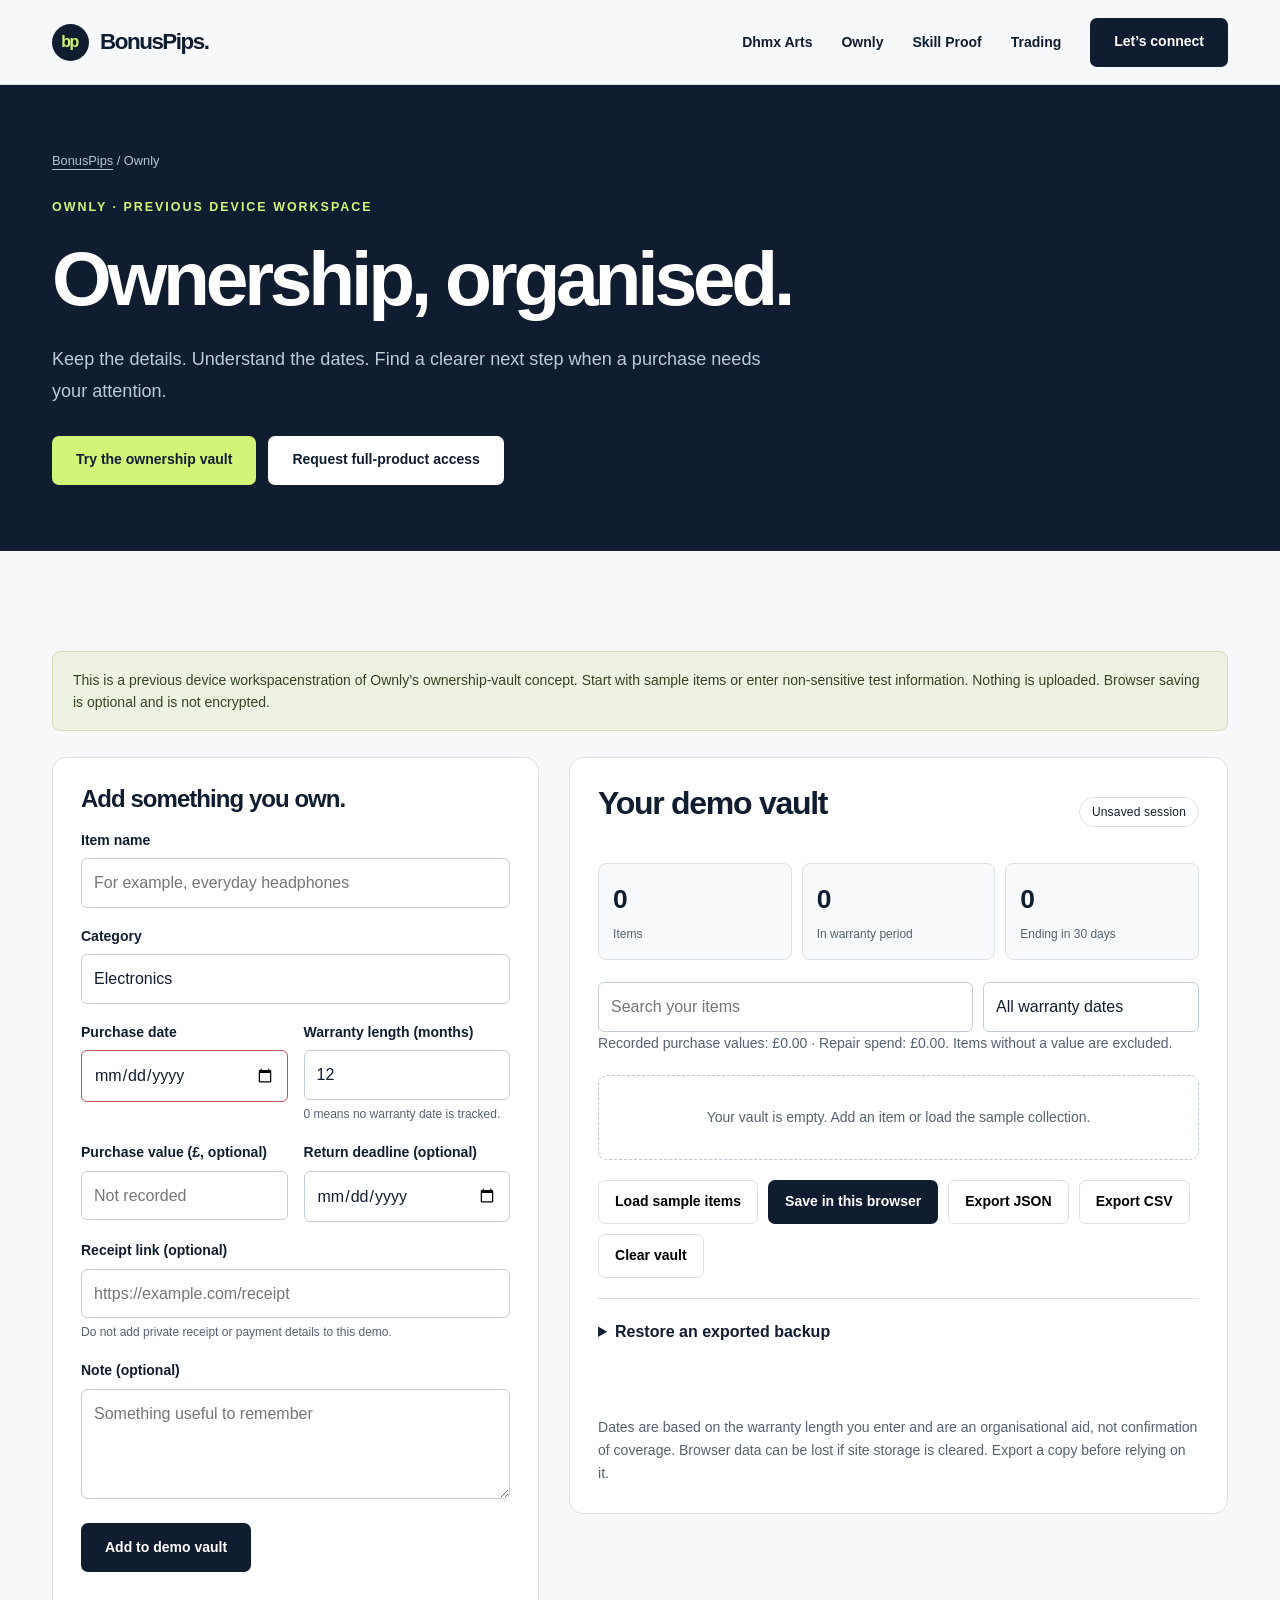
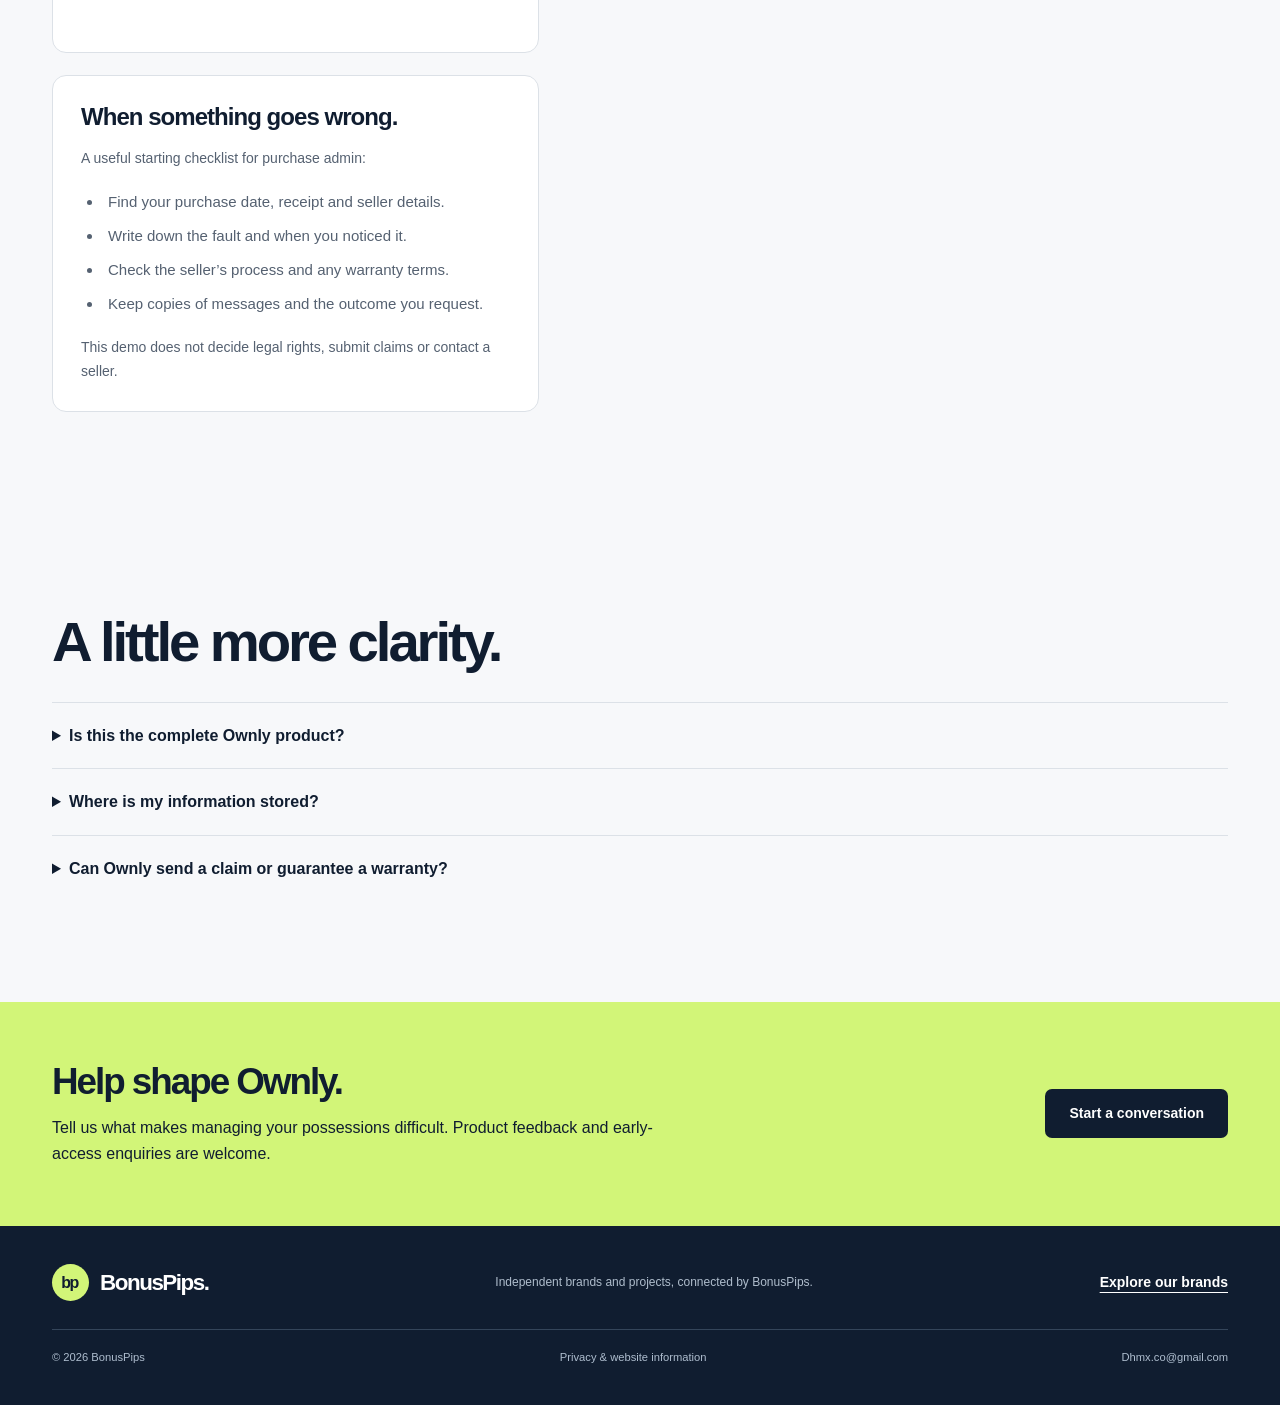
<file: ownly/device-workspace/index.html>
<!doctype html><html lang="en-GB"><head><meta charset="utf-8"><meta name="viewport" content="width=device-width,initial-scale=1"><meta name="theme-color" content="#101d30"><title>Ownly — Ownership, Organised | BonusPips</title><meta name="description" content="Try the Ownly previous device workspace: organise possessions, repair history, purchase values, return dates and warranty periods in a browser-local ownership vault."><link rel="canonical" href="https://bonuspips.co.uk/ownly/"><meta property="og:type" content="website"><meta property="og:title" content="Ownly — Ownership, Organised | BonusPips"><meta property="og:description" content="Try the Ownly previous device workspace: organise possessions, repair history, purchase values, return dates and warranty periods in a browser-local ownership vault."><meta property="og:url" content="https://bonuspips.co.uk/ownly/"><meta property="og:image" content="https://bonuspips.co.uk/assets/social-card.png"><link rel="icon" href="/assets/favicon.svg" type="image/svg+xml"><link rel="stylesheet" href="/assets/brand.css"><script src="/assets/common.js" defer></script><script src="/assets/ownly-demo.js" defer></script></head><body><a class="skip" href="#main">Skip to content</a><header><div class="wrap header-row"><a class="brand" href="/" aria-label="BonusPips home"><span class="brand-mark" aria-hidden="true">bp</span>BonusPips.</a><button class="menu" type="button" aria-expanded="false" aria-controls="navigation">Menu</button><nav id="navigation" aria-label="Main navigation"><a href="/arts/">Dhmx Arts</a><a href="/ownly/" aria-current="page">Ownly</a><a href="/skill-proof/">Skill Proof</a><a href="/trading/">Trading</a><a class="button dark" href="/#contact">Let’s connect</a></nav></div></header><main id="main"><section class="page-hero"><div class="wrap"><p class="breadcrumbs"><a href="/">BonusPips</a> / Ownly</p><p class="eyebrow">Ownly · Previous device workspace</p><h1>Ownership, organised.</h1><p class="lead">Keep the details. Understand the dates. Find a clearer next step when a purchase needs your attention.</p><div class="actions"><a class="button lime" href="#demo">Try the ownership vault</a><a class="button light" href="mailto:Dhmx.co@gmail.com?subject=Ownly%20early%20access">Request full-product access</a></div></div></section><section class="section" id="demo"><div class="wrap"><div class="notice">This is a previous device workspacenstration of Ownly’s ownership-vault concept. Start with sample items or enter non-sensitive test information. Nothing is uploaded. Browser saving is optional and is not encrypted.</div><noscript><p class="no-script">The interactive demo needs JavaScript. You can still enquire about Ownly by email.</p></noscript><div class="workspace"><div><form id="item-form" class="panel"><h2>Add something you own.</h2><input type="hidden" id="item-id"><div class="field"><label for="item-name">Item name</label><input id="item-name" placeholder="For example, everyday headphones" required maxlength="100"></div><div class="field"><label for="item-category">Category</label><select id="item-category"><option>Electronics</option><option>Home</option><option>Creative tools</option><option>Other</option></select></div><div class="form-grid"><div class="field"><label for="item-date">Purchase date</label><input type="date" id="item-date" required></div><div class="field"><label for="item-warranty">Warranty length (months)</label><input type="number" id="item-warranty" min="0" max="120" value="12" required><small>0 means no warranty date is tracked.</small></div></div><div class="form-grid"><div class="field"><label for="item-value">Purchase value (£, optional)</label><input id="item-value" type="number" min="0" max="1000000000" step="0.01" placeholder="Not recorded"></div><div class="field"><label for="item-return">Return deadline (optional)</label><input id="item-return" type="date"></div></div><div class="field"><label for="item-receipt">Receipt link (optional)</label><input type="url" id="item-receipt" placeholder="https://example.com/receipt" maxlength="1500"><small>Do not add private receipt or payment details to this demo.</small></div><div class="field"><label for="item-note">Note (optional)</label><textarea id="item-note" maxlength="1000" placeholder="Something useful to remember"></textarea></div><button class="button dark" id="save-item" type="submit">Add to demo vault</button><button class="button outline" id="cancel-edit" type="button" hidden>Cancel edit</button><p class="status" id="item-status" role="status" aria-live="polite"></p></form><div class="panel" style="margin-top:22px"><h3>When something goes wrong.</h3><p class="small">A useful starting checklist for purchase admin:</p><ul class="checklist"><li>Find your purchase date, receipt and seller details.</li><li>Write down the fault and when you noticed it.</li><li>Check the seller’s process and any warranty terms.</li><li>Keep copies of messages and the outcome you request.</li></ul><p class="small">This demo does not decide legal rights, submit claims or contact a seller.</p></div></div><div class="panel"><div class="label-row"><h2>Your demo vault</h2><span class="pill" id="vault-mode">Unsaved session</span></div><div class="stats"><div class="stat"><strong id="total-count">0</strong><span>Items</span></div><div class="stat"><strong id="active-count">0</strong><span>In warranty period</span></div><div class="stat"><strong id="soon-count">0</strong><span>Ending in 30 days</span></div></div><div class="toolbar"><label class="sr-only" for="vault-search">Search items</label><input id="vault-search" type="search" placeholder="Search your items"><label class="sr-only" for="vault-filter">Warranty filter</label><select id="vault-filter"><option value="all">All warranty dates</option><option value="active">In warranty period</option><option value="soon">Ending in 30 days</option><option value="return">Return date within 14 days</option><option value="expired">Warranty period ended</option><option value="none">No warranty date</option></select></div><p class="small" id="vault-totals"></p><div id="vault-list" class="vault-list"></div><div class="tool-actions"><button class="button outline" type="button" id="load-sample">Load sample items</button><button class="button dark" type="button" id="save-vault">Save in this browser</button><button class="button outline" type="button" id="export-vault">Export JSON</button><button class="button outline" type="button" id="export-csv">Export CSV</button><button class="button outline" type="button" id="undo-remove" hidden>Undo last removal</button><button class="button outline" type="button" id="clear-vault">Clear vault</button></div><details class="faq" style="margin-top:20px"><summary>Restore an exported backup</summary><p class="small">Choose an Ownly demo JSON export. Import merges valid items into this session, skips IDs already present and does not upload the file. Save locally afterwards if you want to keep the merged vault.</p><div class="field" style="margin-top:15px"><label for="vault-import-file">Ownly JSON backup</label><input class="file-input" id="vault-import-file" type="file" accept="application/json,.json"></div><button type="button" class="button outline" id="restore-vault" disabled>Import checked backup</button><p class="status" id="import-status" role="status"></p></details><p class="status" id="vault-status" role="status" aria-live="polite"></p><p class="small">Dates are based on the warranty length you enter and are an organisational aid, not confirmation of coverage. Browser data can be lost if site storage is cleared. Export a copy before relying on it.</p></div></div></div></section><section class="section faq-section"><div class="wrap"><h2>A little more clarity.</h2><details class="faq"><summary>Is this the complete Ownly product?</summary><p>No. This previous device workspace illustrates the ownership vault. The fuller prototype also explores a post-purchase Action Desk, and remains available only to approved testers.</p></details><details class="faq"><summary>Where is my information stored?</summary><p>Until you choose “Save in this browser”, entries stay only in this page session. Optional saving uses this browser’s local storage, without encryption or cross-device sync. The demo does not upload your entries.</p></details><details class="faq"><summary>Can Ownly send a claim or guarantee a warranty?</summary><p>No. This demo helps organise information and dates. It does not provide a legal determination, guarantee manufacturer coverage or contact anyone for you.</p></details></div></section><section class="page-cta"><div class="wrap"><div><h2>Help shape Ownly.</h2><p>Tell us what makes managing your possessions difficult. Product feedback and early-access enquiries are welcome.</p></div><a class="button dark" href="mailto:Dhmx.co@gmail.com?subject=Ownly%20product%20feedback">Start a conversation</a></div></section></main><footer><div class="wrap"><div class="footer-row"><a class="brand" href="/"><span class="brand-mark" aria-hidden="true">bp</span>BonusPips.</a><p>Independent brands and projects, connected by BonusPips.</p><a class="text-link" href="/#brands">Explore our brands</a></div><div class="footer-bottom"><span>© <span id="year">2026</span> BonusPips</span><a href="/privacy/">Privacy &amp; website information</a><a href="mailto:Dhmx.co@gmail.com">Dhmx.co@gmail.com</a></div></div></footer></body></html>
</file>
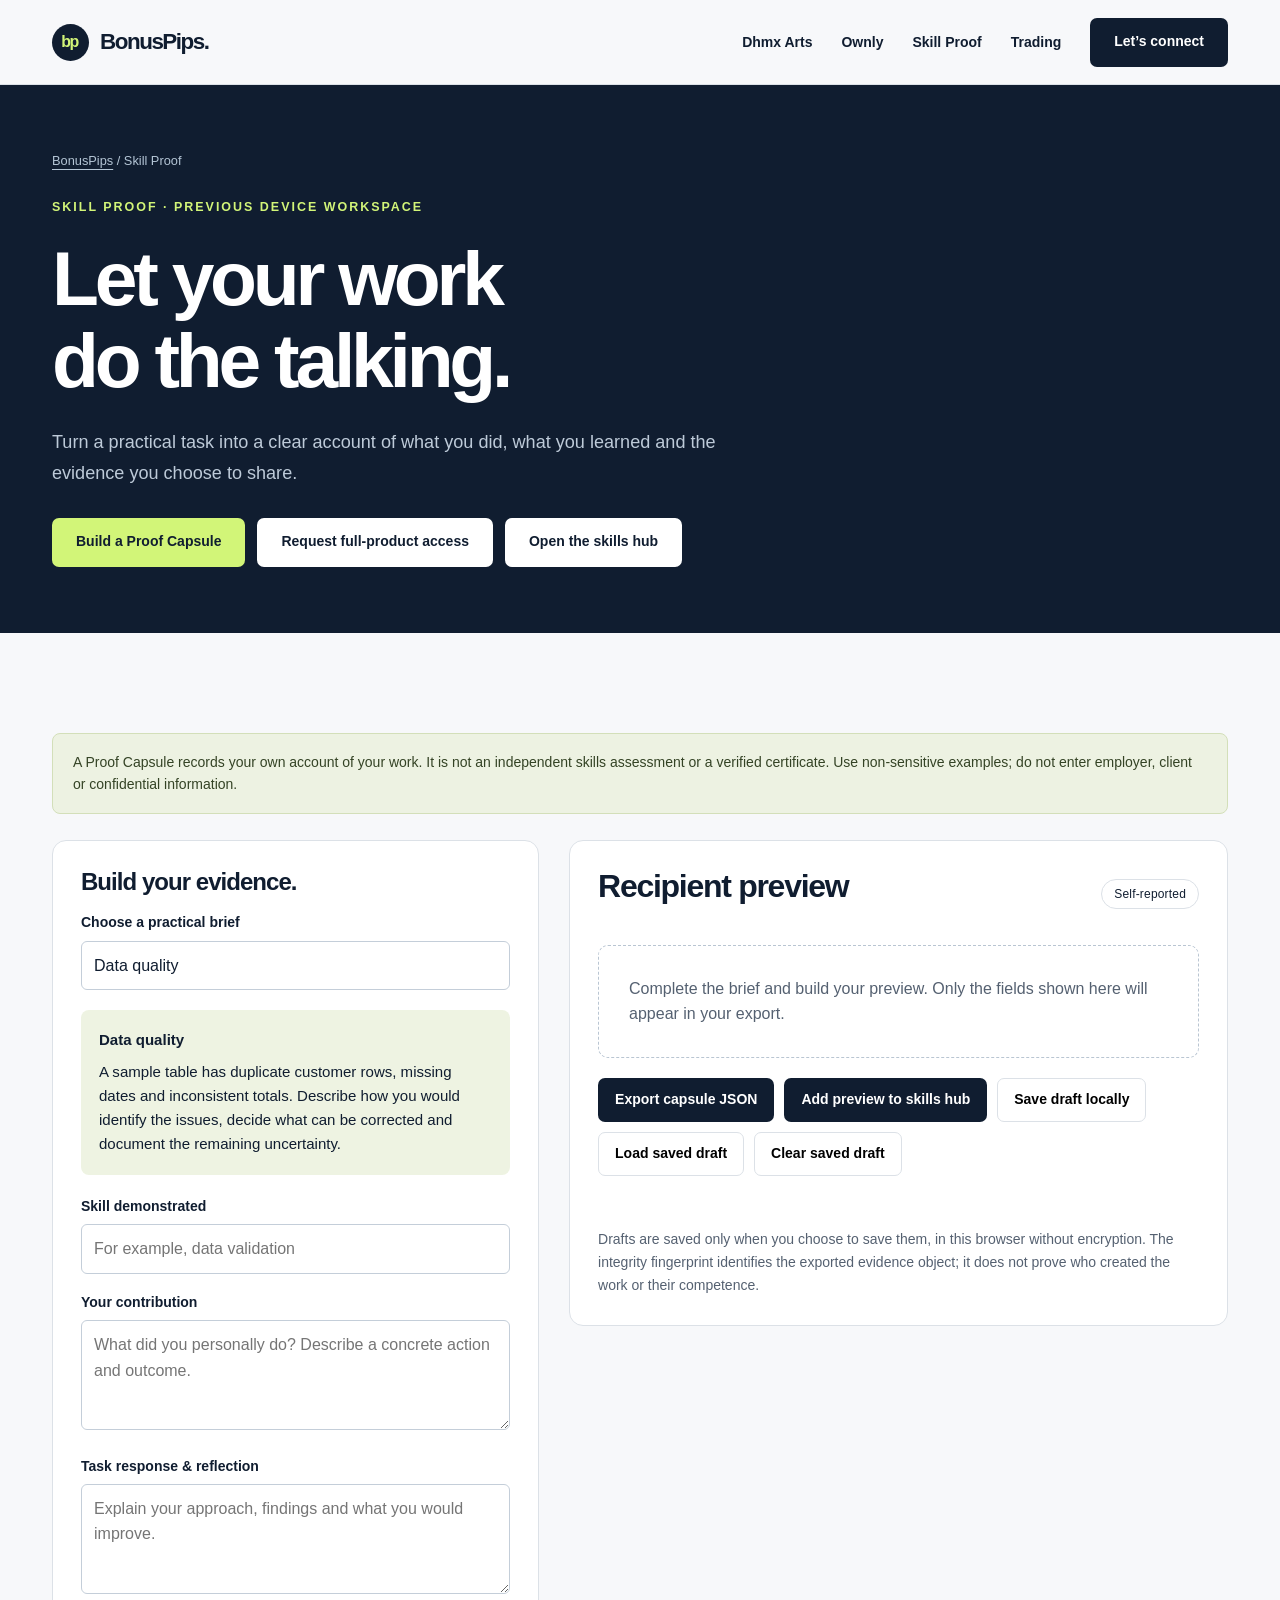
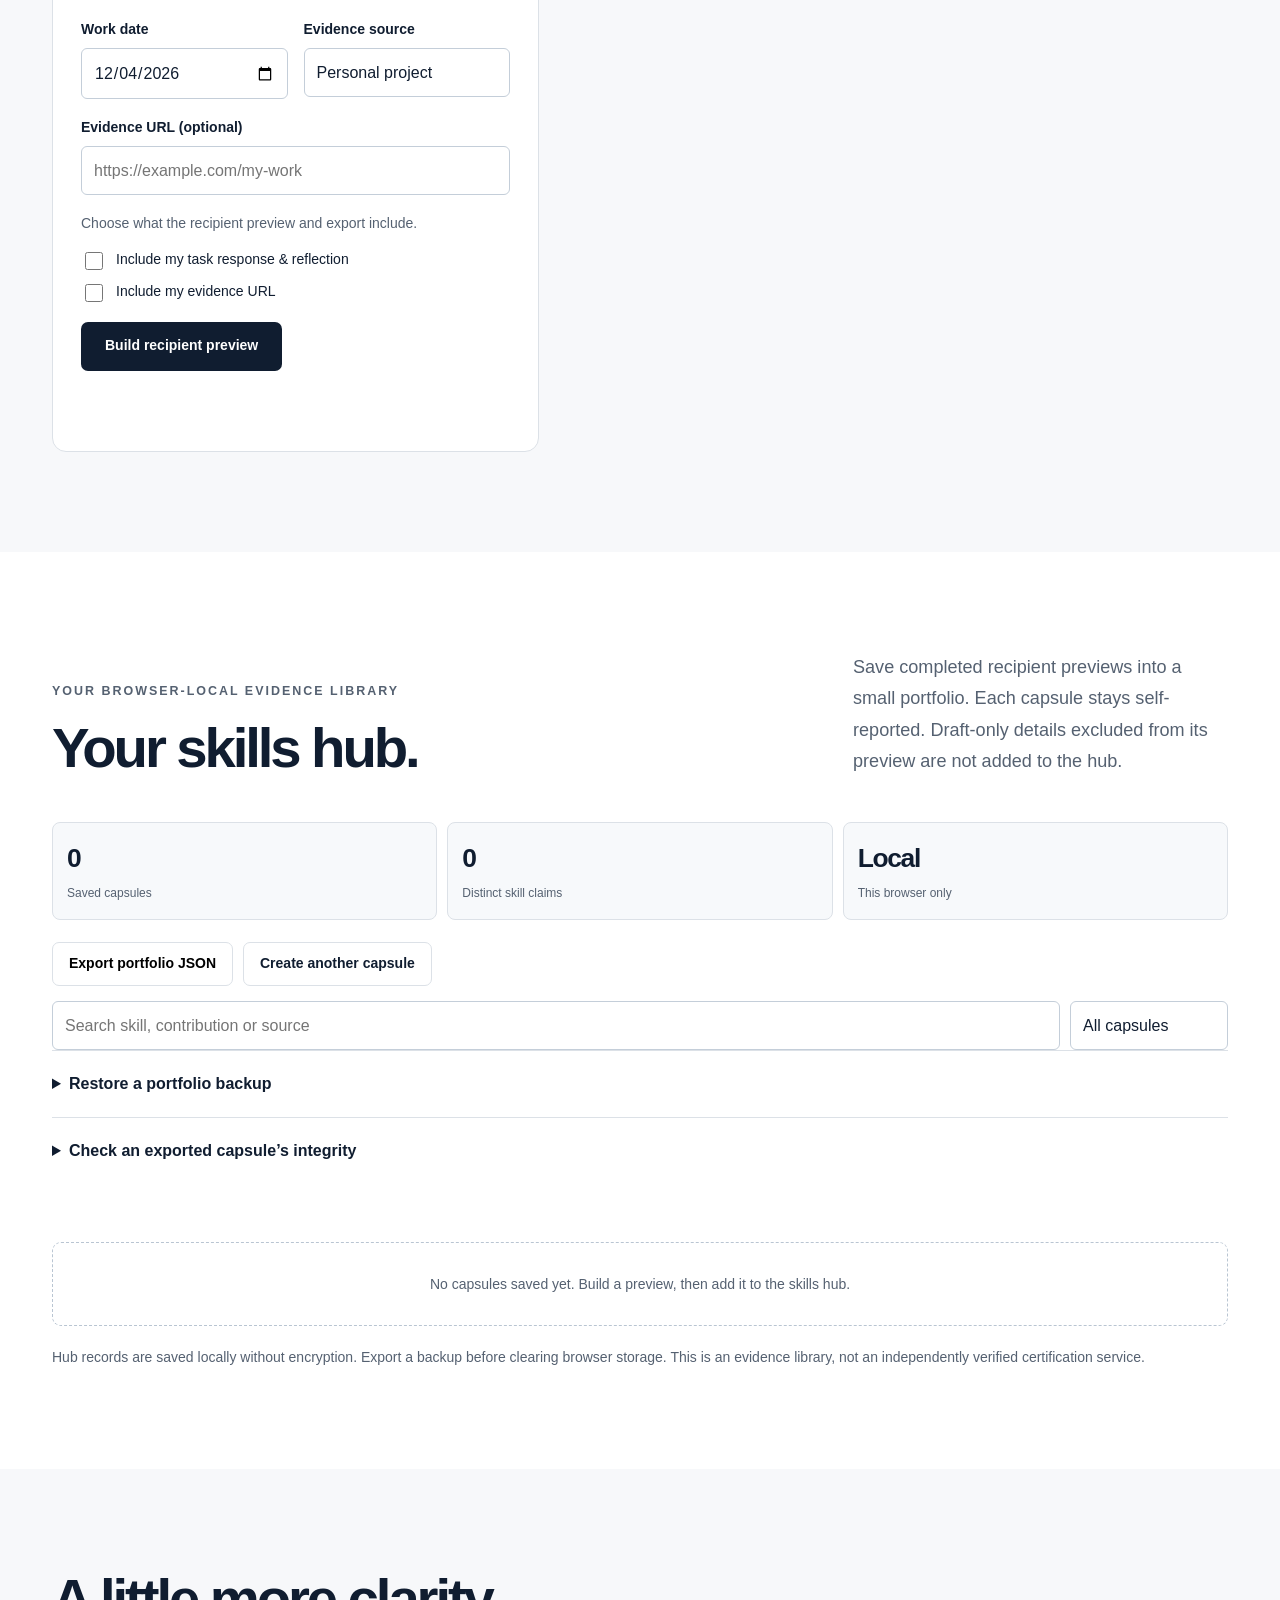
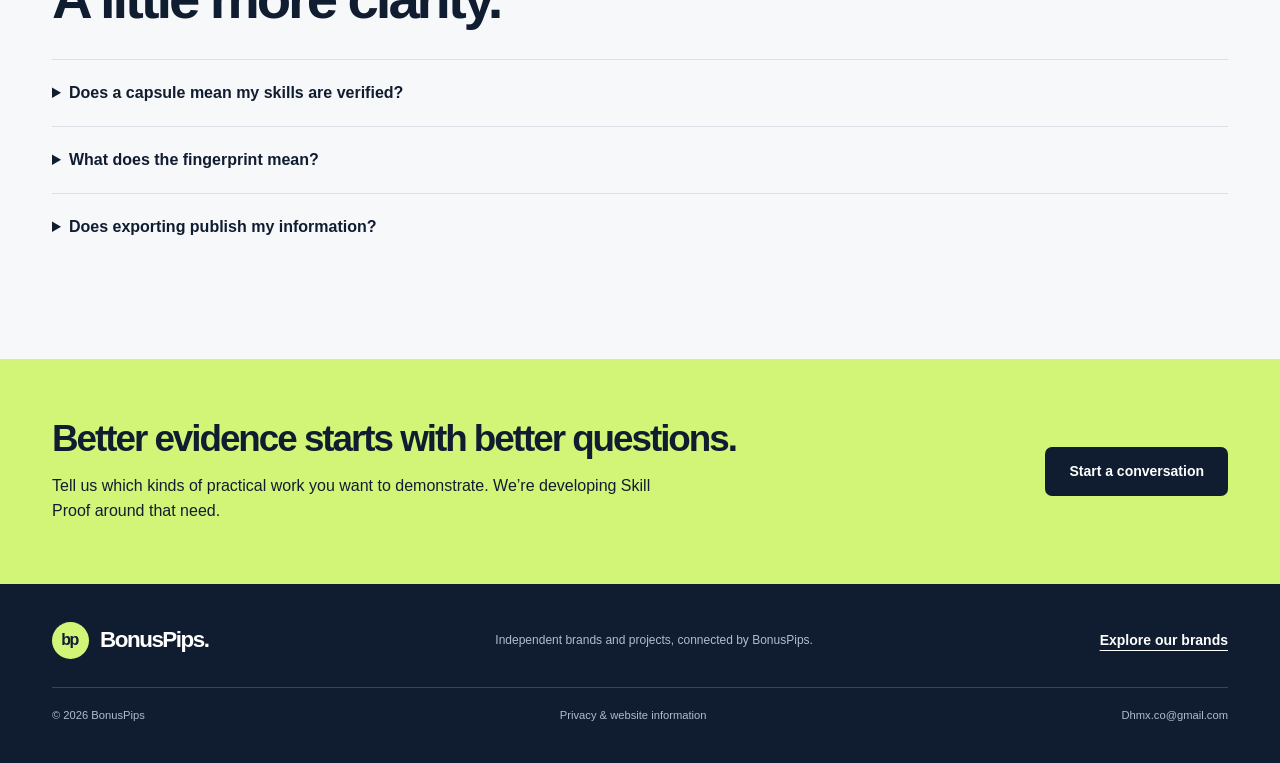
<file: skill-proof/device-workspace/index.html>
<!doctype html><html lang="en-GB"><head><meta charset="utf-8"><meta name="viewport" content="width=device-width,initial-scale=1"><meta name="theme-color" content="#101d30"><title>Skill Proof — Show Your Work | BonusPips</title><meta name="description" content="Build a self-reported Proof Capsule, choose what to disclose and export a skills-evidence record in the Skill Proof previous device workspace."><link rel="canonical" href="https://bonuspips.co.uk/skill-proof/"><meta property="og:type" content="website"><meta property="og:title" content="Skill Proof — Show Your Work | BonusPips"><meta property="og:description" content="Build a self-reported Proof Capsule, choose what to disclose and export a skills-evidence record in the Skill Proof previous device workspace."><meta property="og:url" content="https://bonuspips.co.uk/skill-proof/"><meta property="og:image" content="https://bonuspips.co.uk/assets/social-card.png"><link rel="icon" href="/assets/favicon.svg" type="image/svg+xml"><link rel="stylesheet" href="/assets/brand.css"><script src="/assets/common.js" defer></script><script src="/assets/tasky-demo.js" defer></script></head><body><a class="skip" href="#main">Skip to content</a><header><div class="wrap header-row"><a class="brand" href="/" aria-label="BonusPips home"><span class="brand-mark" aria-hidden="true">bp</span>BonusPips.</a><button class="menu" type="button" aria-expanded="false" aria-controls="navigation">Menu</button><nav id="navigation" aria-label="Main navigation"><a href="/arts/">Dhmx Arts</a><a href="/ownly/">Ownly</a><a href="/skill-proof/" aria-current="page">Skill Proof</a><a href="/trading/">Trading</a><a class="button dark" href="/#contact">Let’s connect</a></nav></div></header><main id="main"><section class="page-hero"><div class="wrap"><p class="breadcrumbs"><a href="/">BonusPips</a> / Skill Proof</p><p class="eyebrow">Skill Proof · Previous device workspace</p><h1>Let your work<br>do the talking.</h1><p class="lead">Turn a practical task into a clear account of what you did, what you learned and the evidence you choose to share.</p><div class="actions"><a class="button lime" href="#demo">Build a Proof Capsule</a><a class="button light" href="mailto:Dhmx.co@gmail.com?subject=Skill Proof%20early%20access">Request full-product access</a><a class="button light" href="#skills-hub">Open the skills hub</a></div></div></section><section class="section" id="demo"><div class="wrap"><div class="notice">A Proof Capsule records your own account of your work. It is not an independent skills assessment or a verified certificate. Use non-sensitive examples; do not enter employer, client or confidential information.</div><noscript><p class="no-script">The Proof Capsule demo needs JavaScript. Contact us by email to discuss Skill Proof.</p></noscript><div class="workspace"><form id="capsule-form" class="panel"><h2>Build your evidence.</h2><div class="field"><label for="challenge-track">Choose a practical brief</label><select id="challenge-track"><option value="data">Data quality</option><option value="security">Security awareness</option><option value="product">Product thinking</option><option value="software">Software design</option><option value="writing">Clear communication</option><option value="custom">My own task</option></select></div><div class="brief" id="challenge-brief"></div><div class="field"><label for="skill">Skill demonstrated</label><input id="skill" required maxlength="120" placeholder="For example, data validation"></div><div class="field"><label for="contribution">Your contribution</label><textarea id="contribution" required minlength="10" maxlength="2000" placeholder="What did you personally do? Describe a concrete action and outcome."></textarea></div><div class="field"><label for="response">Task response &amp; reflection</label><textarea id="response" required minlength="20" maxlength="4000" placeholder="Explain your approach, findings and what you would improve."></textarea></div><div class="form-grid"><div class="field"><label for="evidence-date">Work date</label><input id="evidence-date" type="date" required></div><div class="field"><label for="evidence-source">Evidence source</label><select id="evidence-source"><option>Personal project</option><option>Learning exercise</option><option>Public contribution</option><option>Other non-confidential work</option></select></div></div><div class="field"><label for="evidence-url">Evidence URL (optional)</label><input id="evidence-url" type="url" placeholder="https://example.com/my-work" maxlength="1500"></div><p class="small" style="margin-bottom:12px">Choose what the recipient preview and export include.</p><div class="field"><label class="check"><input id="share-response" type="checkbox"><span>Include my task response &amp; reflection</span></label><label class="check"><input id="share-url" type="checkbox"><span>Include my evidence URL</span></label></div><button class="button dark" type="submit">Build recipient preview</button><p id="capsule-status" class="status" role="status" aria-live="polite"></p></form><div class="panel"><div class="label-row"><h2>Recipient preview</h2><span class="pill">Self-reported</span></div><div id="capsule-preview" class="preview-empty">Complete the brief and build your preview. Only the fields shown here will appear in your export.</div><div class="tool-actions"><button class="button dark" id="download-capsule" type="button" disabled>Export capsule JSON</button><button class="button dark" id="add-to-hub" type="button" disabled>Add preview to skills hub</button><button class="button outline" id="save-capsule" type="button">Save draft locally</button><button class="button outline" id="load-capsule" type="button">Load saved draft</button><button class="button outline" id="clear-capsule" type="button">Clear saved draft</button></div><p id="draft-status" class="status" role="status" aria-live="polite"></p><p class="small">Drafts are saved only when you choose to save them, in this browser without encryption. The integrity fingerprint identifies the exported evidence object; it does not prove who created the work or their competence.</p></div></div></div></section><section class="section products" id="skills-hub"><div class="wrap"><div class="section-top"><div><p class="eyebrow">Your browser-local evidence library</p><h2>Your skills hub.</h2></div><p class="lead">Save completed recipient previews into a small portfolio. Each capsule stays self-reported. Draft-only details excluded from its preview are not added to the hub.</p></div><div class="stats"><div class="stat"><strong id="hub-count">0</strong><span>Saved capsules</span></div><div class="stat"><strong id="hub-skills">0</strong><span>Distinct skill claims</span></div><div class="stat"><strong>Local</strong><span>This browser only</span></div></div><div class="tool-actions"><button class="button outline" type="button" id="export-hub">Export portfolio JSON</button><a class="button outline" href="#demo">Create another capsule</a></div><div class="toolbar"><label class="sr-only" for="hub-search">Search skill claims</label><input id="hub-search" type="search" placeholder="Search skill, contribution or source"><label class="sr-only" for="hub-filter">Evidence state</label><select id="hub-filter"><option value="all">All capsules</option><option value="CLAIMED">Claims</option><option value="EVIDENCE_ATTACHED">Evidence attached</option></select></div><details class="faq"><summary>Restore a portfolio backup</summary><p class="small">Imports are checked locally, including any recorded integrity fingerprints. New IDs and new content are merged; current records are kept. Nothing is uploaded.</p><div class="field"><label for="hub-import-file">Skill Proof portfolio JSON</label><input id="hub-import-file" type="file" accept=".json,application/json"></div><button class="button outline" id="import-hub" type="button" disabled>Import checked portfolio</button><p id="hub-import-status" class="status" role="status"></p></details><details class="faq"><summary>Check an exported capsule’s integrity</summary><p class="small">Choose an exported capsule JSON to compare its content with its fingerprint. A match only means the content matches that digest. It does not establish who made it or verify a skill.</p><div class="field"><label for="check-capsule-file">Capsule JSON</label><input id="check-capsule-file" type="file" accept=".json,application/json"></div><p id="check-status" class="status" role="status"></p></details><button type="button" class="button outline" id="hub-undo" hidden>Undo last removal</button><p class="status" id="hub-status" role="status" aria-live="polite"></p><div id="hub-list" class="hub-list"></div><p class="small muted" style="margin-top:20px">Hub records are saved locally without encryption. Export a backup before clearing browser storage. This is an evidence library, not an independently verified certification service.</p></div></section><section class="section faq-section"><div class="wrap"><h2>A little more clarity.</h2><details class="faq"><summary>Does a capsule mean my skills are verified?</summary><p>No. The current demo records self-reported claims and user-attached evidence. Independent provenance checks, contributor attestations and challenge verification are not implemented.</p></details><details class="faq"><summary>What does the fingerprint mean?</summary><p>It is a SHA-256 digest of the exact recipient evidence object. Matching fingerprints indicate matching content, not authorship, ownership or competence. A recipient must still assess the evidence.</p></details><details class="faq"><summary>Does exporting publish my information?</summary><p>No. Exporting downloads a JSON file to your device. Sharing that file with someone is your own separate action. Optional fields are excluded unless selected.</p></details></div></section><section class="page-cta"><div class="wrap"><div><h2>Better evidence starts with better questions.</h2><p>Tell us which kinds of practical work you want to demonstrate. We’re developing Skill Proof around that need.</p></div><a class="button dark" href="mailto:Dhmx.co@gmail.com?subject=Skill Proof%20Skill%20Proof%20product%20feedback">Start a conversation</a></div></section></main><footer><div class="wrap"><div class="footer-row"><a class="brand" href="/"><span class="brand-mark" aria-hidden="true">bp</span>BonusPips.</a><p>Independent brands and projects, connected by BonusPips.</p><a class="text-link" href="/#brands">Explore our brands</a></div><div class="footer-bottom"><span>© <span id="year">2026</span> BonusPips</span><a href="/privacy/">Privacy &amp; website information</a><a href="mailto:Dhmx.co@gmail.com">Dhmx.co@gmail.com</a></div></div></footer></body></html>
</file>
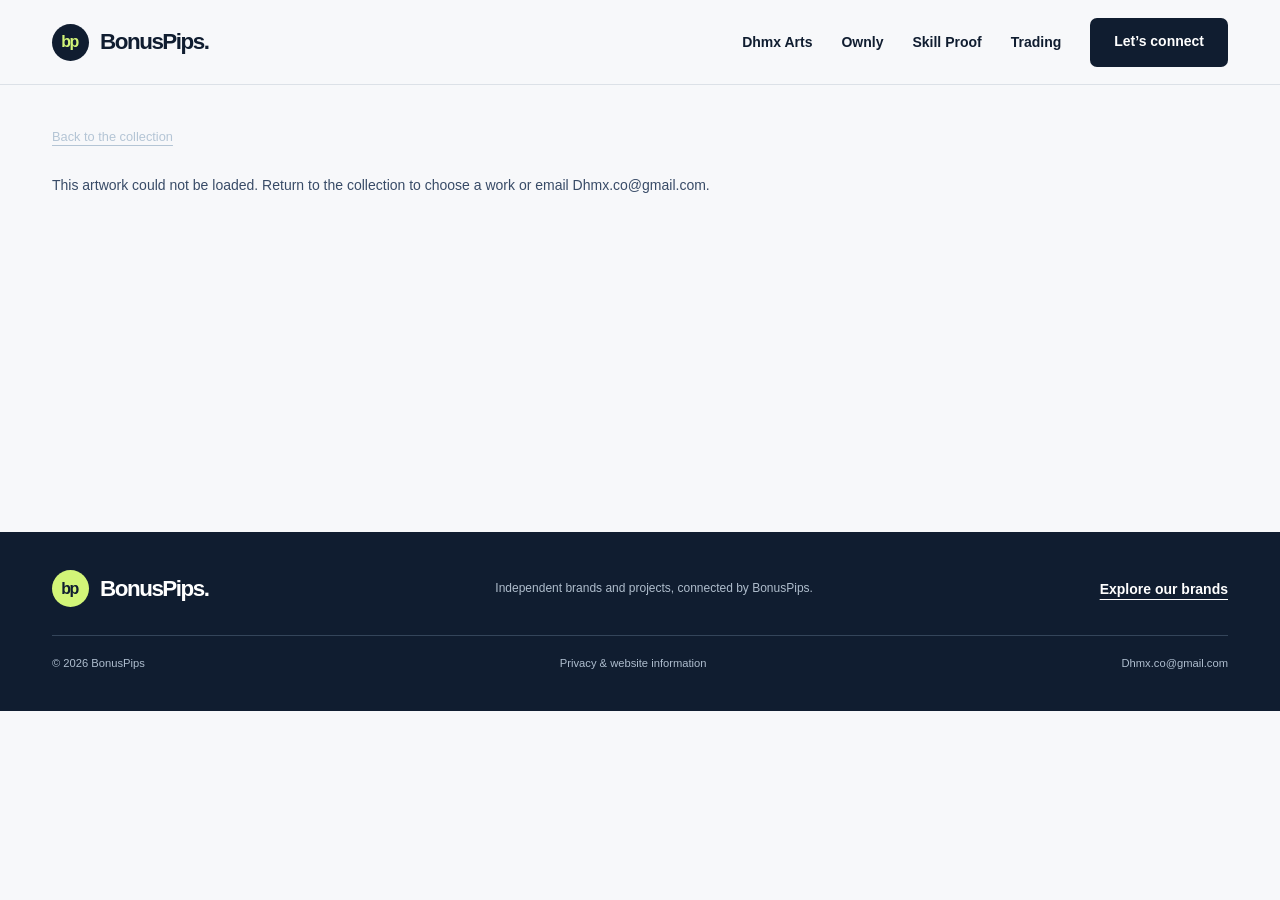
<file: arts/work.html>
<!doctype html><html lang="en-GB"><head><meta charset="utf-8"><meta name="viewport" content="width=device-width,initial-scale=1"><meta name="theme-color" content="#101d30"><title>Artwork | Dhmx Arts | BonusPips</title><meta name="description" content="View a Dhmx Arts artwork presentation, artist-set asking price and purchase enquiry details."><link rel="icon" href="/assets/favicon.svg" type="image/svg+xml"><link rel="stylesheet" href="/assets/brand.css"><script src="/assets/common.js" defer></script><script src="/assets/work-view.js?v=20261124-snack" defer></script></head><body><a class="skip" href="#main">Skip to content</a><header><div class="wrap header-row"><a class="brand" href="/" aria-label="BonusPips home"><span class="brand-mark" aria-hidden="true">bp</span>BonusPips.</a><button class="menu" type="button" aria-expanded="false" aria-controls="navigation">Menu</button><nav id="navigation" aria-label="Main navigation"><a href="/arts/" aria-current="page">Dhmx Arts</a><a href="/ownly/">Ownly</a><a href="/skill-proof/">Skill Proof</a><a href="/trading/">Trading</a><a class="button dark" href="/#contact">Let’s connect</a></nav></div></header><main id="main" class="art-view"><div class="wrap"><p class="breadcrumbs"><a href="/arts/#collection">Back to the collection</a></p><p id="work-message" class="status" role="status">Loading artwork…</p><div id="work-view" class="work-loading"></div><noscript><p>Please enable JavaScript or visit the collection to enquire about a work.</p></noscript></div></main><footer><div class="wrap"><div class="footer-row"><a class="brand" href="/"><span class="brand-mark" aria-hidden="true">bp</span>BonusPips.</a><p>Independent brands and projects, connected by BonusPips.</p><a class="text-link" href="/#brands">Explore our brands</a></div><div class="footer-bottom"><span>© <span id="year">2026</span> BonusPips</span><a href="/privacy/">Privacy &amp; website information</a><a href="mailto:Dhmx.co@gmail.com">Dhmx.co@gmail.com</a></div></div></footer></body></html>
</file>
<file: assets/brand.css>
:root{--ink:#101d30;--paper:#f7f8fa;--muted:#556171;--line:#dce1e7;--lime:#d2f578;--blue:#365df1;--radius:18px;--max:1240px}
    *{box-sizing:border-box}html{scroll-behavior:smooth;scroll-padding-top:100px}body{margin:0;background:var(--paper);color:var(--ink);font-family:Inter,Arial,Helvetica,sans-serif;font-size:16px;line-height:1.6;-webkit-font-smoothing:antialiased}body.locked{overflow:hidden}button,input,select,textarea{font:inherit}a{color:inherit;text-decoration:none}button,a{-webkit-tap-highlight-color:transparent}button{cursor:pointer}button:disabled{cursor:default}svg{display:block}img{max-width:100%;display:block}h1,h2,h3,p{margin:0}h1,h2,h3{line-height:1.07;letter-spacing:-.055em}h1{font-size:clamp(3.4rem,6.5vw,6rem);font-weight:600}h2{font-size:clamp(2.4rem,4.4vw,4.1rem);font-weight:550}h3{font-size:2rem;font-weight:550}.wrap{max-width:var(--max);margin:auto;padding:0 32px}.section{padding:100px 0}.eyebrow{text-transform:uppercase;letter-spacing:.16em;font-size:.78rem;font-weight:650;line-height:1.5}.muted{color:var(--muted)}.lead{font-size:1.13rem;line-height:1.75}.small{font-size:.875rem;line-height:1.65}.pill{display:inline-block;font-size:.75rem;border:1px solid var(--line);border-radius:99px;padding:5px 12px;letter-spacing:.015em;line-height:1.5}.button{display:inline-flex;align-items:center;justify-content:center;min-height:49px;padding:12px 23px;border:1px solid transparent;border-radius:7px;font-weight:600;font-size:.875rem;letter-spacing:0;line-height:1.4;transition:background .2s,transform .2s}.button:hover{transform:translateY(-2px)}.button.dark{background:var(--ink);color:white}.button.dark:hover{background:#263c59}.button.light{background:white;color:var(--ink)}.button.lime{background:var(--lime);color:var(--ink)}.button.outline{border-color:var(--line);background:transparent}.button.outline:hover{background:#e9edf3}.actions{display:flex;flex-wrap:wrap;gap:12px;margin-top:28px}.text-link{font-weight:600;font-size:.875rem;text-decoration:underline;text-underline-offset:5px;text-decoration-thickness:1px}.text-link:hover{color:var(--blue)}.skip{position:fixed;top:-100px;left:20px;padding:12px;background:white;z-index:100}.skip:focus{top:12px}:focus-visible{outline:3px solid #5274ff;outline-offset:5px}header{position:sticky;top:0;z-index:30;background:rgba(247,248,250,.97);border-bottom:1px solid var(--line)}.header-row{height:84px;display:flex;align-items:center;justify-content:space-between;gap:24px}.brand{display:flex;align-items:center;gap:11px;font-size:1.4rem;font-weight:750;letter-spacing:-.065em;white-space:nowrap}.brand-mark{display:grid;place-items:center;width:37px;height:37px;border-radius:50%;background:var(--ink);color:var(--lime);font-size:1rem;letter-spacing:-.1em;padding-right:2px}.brand .brand-dot{color:#6c8e30}nav{display:flex;gap:29px;align-items:center}nav>a:not(.button){font-size:.875rem;font-weight:550}nav>a:hover{color:var(--blue)}.menu{display:none;background:none;border:1px solid var(--line);border-radius:5px;padding:7px 13px}.hero{background:var(--ink);color:white;overflow:hidden;position:relative}.hero-grid{display:grid;grid-template-columns:1.05fr 1fr;gap:70px;align-items:center;min-height:650px;padding-top:70px;padding-bottom:66px}.hero .eyebrow{color:var(--lime);margin-bottom:27px}.hero h1 em{font-family:Georgia,serif;font-weight:400;color:var(--lime)}.hero-copy>.lead{color:#bac6d4;max-width:470px;margin-top:27px}.hero-bottom{display:flex;gap:28px;margin-top:43px;padding-top:20px;border-top:1px solid #354254;color:#aebccd;font-size:.75rem;letter-spacing:.08em;text-transform:uppercase}.constellation{position:relative;isolation:isolate;aspect-ratio:1;max-width:490px;width:100%;justify-self:center}.orbit{position:absolute;border:1px solid #526174;border-radius:50%;inset:6%;transform:rotate(-25deg)}.orbit.second{inset:18%;border-style:dashed;border-color:#35475f}.orbit.third{inset:31%;border-color:#586a80}.core{position:absolute;inset:37%;display:grid;place-items:center;background:var(--lime);border-radius:50%;color:var(--ink);font-size:2rem;font-weight:750;letter-spacing:-.09em;box-shadow:0 0 100px #d2f57810}.planet{position:absolute;width:153px;padding:18px 18px 16px;border:1px solid #536176;background:#1b2b42;border-radius:12px;box-shadow:0 12px 40px #0002;transition:transform .2s}.planet:hover{transform:translateY(-5px);border-color:var(--lime)}.planet .symbol{font-size:1.5rem;font-weight:600;letter-spacing:-.05em;line-height:1.2;margin-bottom:12px}.planet strong{display:block;font-size:.875rem;font-weight:550}.planet span:last-child{display:block;font-size:.69rem;color:#aebccd;margin-top:2px}.planet.art{left:1%;top:7%;transform:rotate(-7deg);background:#e6dcf0;color:var(--ink);border-color:#e6dcf0}.planet.art span:last-child{color:#535267}.planet.own{right:0;top:15%;transform:rotate(6deg);background:#bce4df;color:var(--ink);border-color:#bce4df}.planet.own span:last-child{color:#3e5b60}.planet.task{left:0;bottom:12%;transform:rotate(-4deg);background:#dbf0a8;color:var(--ink);border-color:#dbf0a8}.planet.task span:last-child{color:#4d6137}.planet.trade{right:0;bottom:4%;transform:rotate(6deg)}.planet.trade .symbol{color:var(--lime)}.hero-note{position:absolute;right:21%;top:1%;font-size:.65rem;color:#94a7bb;letter-spacing:.15em;text-transform:uppercase;transform:rotate(12deg)}.brand-strip{background:#eef1f5;border-bottom:1px solid var(--line)}.strip-row{display:flex;align-items:center;justify-content:space-between;gap:20px;padding:22px 0;font-weight:600;font-size:1rem;letter-spacing:-.025em}.strip-row .eyebrow{font-size:.65rem;color:var(--muted);letter-spacing:.12em}.section-top{display:flex;justify-content:space-between;align-items:flex-end;gap:48px;margin-bottom:44px}.section-top .eyebrow{margin-bottom:17px;color:var(--muted)}.section-top .lead{max-width:375px;color:var(--muted)}.filters{display:flex;flex-wrap:wrap;gap:9px;margin-bottom:30px}.filter{background:transparent;border:1px solid var(--line);border-radius:30px;padding:9px 18px;font-size:.875rem;color:var(--muted)}.filter[aria-pressed="true"]{background:var(--ink);color:white;border-color:var(--ink)}.brand-grid{display:grid;grid-template-columns:repeat(2,1fr);gap:24px}.venture{background:white;border:1px solid var(--line);border-radius:var(--radius);overflow:hidden;display:flex;flex-direction:column}.venture[hidden]{display:none}.venture-art{height:230px;display:flex;align-items:center;justify-content:center;position:relative;overflow:hidden}.art-graphic{background:#e7e2ed}.frame{width:145px;height:182px;background:#e9c2af;border:8px solid #f7f6f2;outline:1px solid #bcafaa;box-shadow:15px 18px 0 #192a4010;position:relative;overflow:hidden;transform:rotate(-7deg)}.frame:before{content:"";position:absolute;width:135px;height:135px;background:#b14a3e;border-radius:50%;left:40px;top:37px}.frame:after{content:"";position:absolute;width:70px;height:180px;background:#273c50;left:4px;top:30px;transform:rotate(30deg)}.frame.second{width:108px;height:145px;transform:rotate(11deg);margin-left:26px;background:#d1dbac}.frame.second:before{background:#63764e;left:0;top:50px;width:160px}.frame.second:after{width:100px;height:70px;background:#e7ad58;left:10px;top:-5px;transform:rotate(-10deg)}.graphic-caption{position:absolute;bottom:12px;right:18px;font-size:.65rem;letter-spacing:.08em;text-transform:uppercase;color:#535267}.own-graphic{background:#dcefeb}.mini-window{width:73%;max-width:340px;background:white;border:1px solid #b5cfc8;border-radius:10px;padding:18px;box-shadow:12px 17px 0 #517c6b13;transform:rotate(-3deg)}.mini-top{display:flex;justify-content:space-between;align-items:center;border-bottom:1px solid #e1e6e7;padding-bottom:10px;font-weight:650;font-size:.875rem}.mini-row{display:flex;gap:12px;align-items:center;margin-top:12px}.mini-icon{width:37px;height:37px;background:#dcefeb;border-radius:7px;display:grid;place-items:center;font-size:1.1rem}.mini-row strong{font-size:.75rem;display:block;line-height:1.5}.mini-row small{font-size:.65rem;color:var(--muted)}.mini-tag{margin-left:auto;padding:3px 6px;font-size:.6rem;background:#edf5e2;border-radius:4px;color:#486b2b}.task-graphic{background:#e8eed9}.task-graphic .mini-window{transform:rotate(3deg);border-color:#c0ccaa}.proof-mark{display:grid;place-items:center;width:33px;height:33px;border-radius:50%;background:var(--ink);color:var(--lime);font-size:1rem}.proof-lines{margin-top:14px;display:flex;gap:6px}.proof-lines i{height:6px;flex:1;background:#d8e5b8;border-radius:3px}.proof-lines i:last-child{background:#e9edf0}.trade-graphic{background:#17283e}.trade-graphic svg{width:83%;height:175px}.venture-body{padding:30px;flex:1;display:flex;flex-direction:column;align-items:flex-start}.venture-top{display:flex;justify-content:space-between;align-items:center;width:100%;gap:12px;margin-bottom:19px}.venture-top .eyebrow{font-size:.69rem;color:var(--muted)}.venture-body h3{margin-bottom:13px}.venture-body p{color:var(--muted);font-size:.94rem;line-height:1.7;max-width:460px}.venture-body .text-link{margin-top:24px}.venture-body .pill{font-size:.65rem;background:#f8f9fb;padding:4px 9px}.venture .sub{margin-top:9px;font-size:.75rem;color:#687687}.art-feature{background:#e7e2ed}.art-layout{display:grid;grid-template-columns:1fr 1fr;gap:80px;align-items:center}.art-feature .eyebrow{margin-bottom:22px}.art-feature .lead{margin-top:23px;color:#50576b}.art-feature .pill{border-color:#b8b2c0;margin-top:25px}.gallery-preview{background:#f6f4f8;border:1px solid #c9c2d0;padding:28px;border-radius:2px;min-height:340px;display:flex;align-items:center;justify-content:center;flex-direction:column;gap:28px}.gallery-line{display:flex;align-items:center;justify-content:center;width:100%;gap:24px;height:190px}.empty-frame{border:1px solid #c8c0cc;width:125px;height:170px;background:#ebe7ef;position:relative}.empty-frame:nth-child(2){width:150px;height:190px;background:#e0d9e8}.empty-frame:after{content:"";position:absolute;inset:14px;border:1px solid #c8c0cc}.gallery-preview p{text-align:center;max-width:260px;font-size:.8rem;color:#655c70}.art-foot{border-top:1px solid #c9c2d0;margin-top:52px;padding-top:23px;display:flex;justify-content:space-between;gap:24px;font-size:.875rem}.products{background:white}.product-row{display:grid;grid-template-columns:.8fr 1.2fr;gap:65px;padding:44px 0;border-top:1px solid var(--line)}.product-title{display:flex;align-items:flex-start;gap:20px}.product-monogram{display:grid;place-items:center;width:58px;height:58px;flex:0 0 58px;background:#dcefeb;border-radius:13px;font-size:1.7rem;font-weight:600}.product-row.tasky .product-monogram{background:#e8eed9}.product-title h3{margin-top:4px}.product-title .pill{margin-top:13px}.product-details p{color:var(--muted);font-size:1rem;max-width:600px}.feature-list{list-style:none;padding:0;display:flex;flex-wrap:wrap;gap:9px 21px;margin:21px 0;font-size:.8rem}.feature-list li:before{content:"+";margin-right:7px;color:var(--blue)}.preview-note{margin-top:14px;font-size:.78rem!important;color:#647082!important}.trading{background:var(--ink);color:white}.trading .eyebrow{color:var(--lime)}.trading-layout{display:grid;grid-template-columns:1fr 1fr;gap:80px;align-items:start}.trading h2{margin-top:20px}.trading .lead{color:#b8c6d7;margin-top:25px}.trading .pill{border-color:#526176;color:#c6d5e6;margin-top:18px}.trading .risk{font-size:.78rem;color:#a9b7c7;margin-top:27px;max-width:500px}.trading-visual{border:1px solid #44546a;border-radius:12px;overflow:hidden;background:#1a2c43}.trading-visual img{width:100%;height:280px;object-fit:contain;background:#0d1725}.trading-visual figcaption{padding:15px 20px;color:#c4d1df;font-size:.75rem}.trading-visual{margin:0}.archive{margin-top:26px;border-top:1px solid #46556a;padding-top:17px}.archive summary{cursor:pointer;font-size:.875rem;font-weight:600}.archive-grid{display:grid;grid-template-columns:repeat(4,1fr);gap:15px;margin-top:25px}.archive-grid a{border:1px solid #45556a;border-radius:7px;overflow:hidden;background:#17273b}.archive-grid img{width:100%;height:120px;object-fit:contain}.archive-grid span{display:block;font-size:.7rem;padding:10px;color:#b9c8da}.future-grid{display:grid;grid-template-columns:1fr 1fr;gap:70px;align-items:center}.future-grid .eyebrow{color:var(--muted);margin-bottom:19px}.future-card{padding:36px;border:1px solid var(--line);border-radius:var(--radius);background:white}.future-card .pill{background:#eef1f5;margin-bottom:22px}.future-card h3{margin-bottom:17px}.future-card p{color:var(--muted)}.future-card .feature-list{margin-bottom:0}.about-band{border-top:1px solid var(--line);padding:52px 0}.about-layout{display:grid;grid-template-columns:.55fr 1fr;gap:60px}.about-layout p{max-width:700px;color:var(--muted)}.contact{background:#d2f578}.contact-grid{display:grid;grid-template-columns:1fr 1fr;gap:90px}.contact .eyebrow{margin-bottom:20px}.contact .lead{margin-top:22px;max-width:410px}.contact-address{display:block;margin-top:31px;font-size:clamp(1.1rem,2.2vw,1.6rem);font-weight:600;letter-spacing:-.04em;text-decoration:underline;text-underline-offset:6px}.contact-social{display:flex;gap:26px;margin-top:23px;font-size:.875rem}form{background:#ffffff7a;border:1px solid #a5c263;border-radius:14px;padding:30px}label{display:block;font-size:.8rem;font-weight:600;margin-bottom:7px}select,textarea{width:100%;border:1px solid #a9bc83;background:#f7fbefff;color:var(--ink);border-radius:5px;padding:12px;font-size:.875rem}select{appearance:none;background-image:url("data:image/svg+xml,%3Csvg xmlns='http://www.w3.org/2000/svg' width='12' height='8' viewBox='0 0 12 8'%3E%3Cpath d='m1 1 5 5 5-5' fill='none' stroke='%23101d30' stroke-width='1.5'/%3E%3C/svg%3E");background-repeat:no-repeat;background-position:right 16px center;padding-right:38px}textarea{min-height:105px;resize:vertical;margin-bottom:8px}.field{margin-bottom:18px}.form-note{font-size:.75rem;color:#44592b;margin-top:12px}footer{background:var(--ink);color:white;padding:38px 0}.footer-row{display:flex;align-items:center;justify-content:space-between;gap:35px}.footer-row p{font-size:.75rem;color:#afbdcc;max-width:420px}.footer-row .brand-mark{background:var(--lime);color:var(--ink)}.footer-bottom{border-top:1px solid #34455a;margin-top:28px;padding-top:19px;display:flex;justify-content:space-between;gap:20px;color:#aebdce;font-size:.7rem}.footer-bottom details{max-width:520px}.footer-bottom summary{cursor:pointer}.footer-bottom details p{margin-top:12px;line-height:1.8}.empty-results{padding:24px;border:1px solid var(--line)}[hidden]{display:none!important}
    .art-layout>*,.product-row>*,.trading-layout>*,.future-grid>*,.contact-grid>*,.about-layout>*{min-width:0}.gallery-line .empty-frame{flex-shrink:1;min-width:0}
    @media(min-width:1450px){.hero-grid{min-height:720px}}
    @media(max-width:1000px){.hero-grid{gap:25px}.planet{width:130px;padding:15px}.planet .symbol{margin-bottom:8px}.hero-grid{min-height:600px}nav{gap:18px}.art-layout,.trading-layout{gap:40px}.contact-grid{gap:40px}.product-row{gap:35px}.section{padding:80px 0}}
    @media(max-width:760px){html{scroll-padding-top:84px}.wrap{padding:0 22px}.header-row{height:72px}.brand{font-size:1.3rem}.menu{display:block}nav{display:none;position:absolute;top:72px;left:0;right:0;background:var(--paper);padding:20px 22px 25px;border-bottom:1px solid var(--line);align-items:stretch;gap:18px}nav.open{display:flex;flex-direction:column}nav>a:not(.button){font-size:1rem}.hero-grid{grid-template-columns:1fr;padding-top:52px;padding-bottom:43px;gap:30px}.hero-copy{max-width:560px}.hero h1{font-size:clamp(3.35rem,12vw,5rem)}.hero-copy>.lead{font-size:1rem;max-width:470px}.hero .eyebrow{font-size:.68rem;margin-bottom:22px}.hero-bottom{margin-top:30px;gap:22px;font-size:.65rem}.constellation{max-width:370px;margin:7px auto 0}.planet{width:125px;padding:15px}.core{font-size:1.5rem}.hero-note{font-size:.55rem}.strip-row{justify-content:center;flex-wrap:wrap;gap:12px 24px;padding:20px 0;font-size:.875rem}.strip-row .eyebrow{flex-basis:100%;text-align:center;font-size:.6rem}.section{padding:65px 0}.section-top{display:block;margin-bottom:29px}.section-top .lead{margin-top:23px;max-width:510px;font-size:1rem}.brand-grid{grid-template-columns:1fr;gap:23px}.venture-art{height:215px}.venture-body{padding:25px}.venture-top{margin-bottom:16px}.venture-body h3{font-size:1.9rem}.art-layout,.trading-layout,.future-grid,.contact-grid,.product-row,.about-layout{grid-template-columns:1fr;gap:32px}.art-feature .lead,.trading .lead,.contact .lead{font-size:1rem}.art-foot{flex-direction:column;gap:10px;margin-top:30px}.gallery-preview{min-height:290px;padding:22px}.gallery-line{gap:15px}.empty-frame{width:100px;height:150px}.empty-frame:nth-child(2){width:115px;height:170px}.product-row{padding:32px 0;gap:22px}.product-title h3{font-size:1.9rem}.product-title .pill{margin-top:10px}.product-details .actions{margin-top:20px}.trading-visual img{height:245px}.archive-grid{grid-template-columns:repeat(2,1fr)}.future-card{padding:27px}.future-grid>.lead{font-size:1rem}.about-layout{gap:20px}.contact-address{font-size:1.35rem}form{padding:23px}.footer-row{align-items:flex-start;flex-direction:column;gap:20px}.footer-bottom{flex-direction:column;gap:15px}.filter{font-size:.8rem;padding:8px 15px}.section-top h2{font-size:2.5rem}}
    @media(prefers-reduced-motion:reduce){html{scroll-behavior:auto}*,*:before,*:after{transition:none!important}}
  
.page-hero{padding:66px 0;background:var(--ink);color:white}.page-hero .eyebrow{color:var(--lime);margin-bottom:20px}.page-hero h1{font-size:clamp(3rem,6vw,5.1rem);max-width:850px}.page-hero .lead{color:#bdcad8;max-width:720px;margin-top:25px}.breadcrumbs{font-size:.8rem;color:#b4c5d5;margin-bottom:27px}.breadcrumbs a{text-decoration:underline;text-underline-offset:4px}.page-intro{display:flex;gap:20px;align-items:center;margin-bottom:20px}.page-monogram{width:58px;height:58px;border-radius:12px;background:var(--lime);color:var(--ink);display:grid;place-items:center;font-size:1.8rem;font-weight:700;letter-spacing:-.07em}.notice{background:#edf2e2;border:1px solid #d3dfb9;border-radius:8px;padding:17px 20px;font-size:.875rem;margin-bottom:26px;color:#344325}.notice.blue{background:#eaf0fc;border-color:#c8d5ef;color:#284166}.workspace{display:grid;grid-template-columns:minmax(0,.85fr) minmax(0,1.15fr);gap:30px;align-items:start}.panel{background:white;border:1px solid var(--line);border-radius:14px;padding:28px;min-width:0}.panel h2,.panel h3{font-size:1.5rem;letter-spacing:-.04em;margin-bottom:17px}.panel .small{color:var(--muted)}.form-grid{display:grid;grid-template-columns:1fr 1fr;gap:16px}.field label,.form-grid label{font-size:.875rem}input,textarea,select{width:100%;padding:11px 12px;border:1px solid #c4ced9;border-radius:6px;background:#fff;color:var(--ink);font-size:1rem;min-height:45px}.field{margin-bottom:17px}input:invalid:not(:placeholder-shown){border-color:#bf5353}.field small{display:block;font-size:.75rem;color:var(--muted);margin-top:5px}textarea{margin:0;min-height:110px}.check{display:flex;align-items:flex-start;gap:10px;font-size:.875rem;font-weight:400}.check input{width:18px;min-height:18px;margin-top:4px;flex:0 0 18px;accent-color:var(--ink)}.check span{flex:1}.tool-actions{display:flex;flex-wrap:wrap;gap:10px;margin-top:20px}.tool-actions .button{padding:11px 16px;min-height:44px}.status{font-size:.875rem;min-height:24px;margin:14px 0;color:#384b67}.stats{display:grid;grid-template-columns:repeat(3,1fr);gap:10px;margin-bottom:22px}.stat{border:1px solid var(--line);border-radius:8px;background:#f7f9fb;padding:14px}.stat strong{display:block;font-size:1.65rem;letter-spacing:-.05em}.stat span{font-size:.75rem;color:var(--muted)}.vault-list{display:grid;gap:13px;margin-top:20px}.item{border:1px solid var(--line);border-radius:9px;padding:19px;min-width:0}.item-head{display:flex;justify-content:space-between;gap:14px;align-items:flex-start}.item h3{font-size:1.1rem;letter-spacing:-.025em;overflow-wrap:anywhere;margin:0}.item .pill{font-size:.7rem;flex-shrink:0}.item .small{margin-top:9px}.item .tool-actions{margin-top:14px}.mini-button{background:white;border:1px solid var(--line);padding:7px 11px;border-radius:5px;font-size:.75rem}.mini-button:hover{background:#f0f4f8}.empty{border:1px dashed #b9c5d2;border-radius:9px;padding:30px 20px;color:var(--muted);text-align:center;font-size:.875rem}.toolbar{display:flex;gap:10px;flex-wrap:wrap;margin-top:15px}.toolbar input{flex:1;min-width:150px}.toolbar select{width:auto;max-width:100%}.info-grid{display:grid;grid-template-columns:repeat(3,1fr);gap:28px;margin-top:35px}.info-grid h3{font-size:1.4rem;margin-bottom:14px}.info-grid p{font-size:.94rem;color:var(--muted)}.content-copy{max-width:790px}.content-copy h2{font-size:2rem;margin:35px 0 18px}.content-copy p,.content-copy li{color:var(--muted);margin:15px 0}.content-copy a{text-decoration:underline;text-underline-offset:3px}.faq{border-top:1px solid var(--line);padding:20px 0}.faq summary{font-weight:600;cursor:pointer}.faq p{margin-top:13px;max-width:800px;color:var(--muted);font-size:.94rem}.checklist{padding-left:22px;color:var(--muted);font-size:.94rem}.checklist li{padding:5px}.capsule{background:#f8faef;border:1px solid #cfdbad;border-radius:11px;padding:24px;overflow-wrap:anywhere}.capsule dt{font-size:.75rem;text-transform:uppercase;letter-spacing:.08em;color:#5d7041;margin-top:18px}.capsule dd{margin:6px 0 0;white-space:pre-wrap;font-size:.94rem}.fingerprint{font-family:monospace;font-size:.75rem;word-break:break-all}.brief{background:#eef3e2;padding:18px;border-radius:8px;margin:20px 0;font-size:.94rem}.brief strong{display:block;margin-bottom:8px}.label-row{display:flex;justify-content:space-between;align-items:center;gap:20px;margin-bottom:25px}.label-row h2{font-size:2rem}.preview-empty{padding:30px;border:1px dashed #b9c5d2;border-radius:10px;color:var(--muted)}.catalogue{display:grid;grid-template-columns:repeat(3,1fr);gap:23px}.artwork{background:white;border:1px solid var(--line);border-radius:10px;overflow:hidden}.artwork img{width:100%;height:300px;object-fit:contain;background:#edeaf0}.artwork-body{padding:22px}.artwork h3{font-size:1.4rem;letter-spacing:-.035em}.artwork .price{font-size:1.2rem;font-weight:600;margin:10px 0}.artwork .small{color:var(--muted)}.gallery-empty{background:#e8e1ee;padding:48px;border-radius:15px;display:grid;grid-template-columns:1fr 1fr;gap:45px;align-items:center}.gallery-empty h2{font-size:2.6rem}.gallery-empty p{color:#555065;margin-top:20px}.gallery-empty .gallery-line{height:210px}.link-group{display:flex;flex-wrap:wrap;gap:14px 28px;margin-top:20px}.reading{padding:25px;border-top:1px solid var(--line)}.reading h3{font-size:1.45rem;letter-spacing:-.035em;margin-bottom:13px}.reading p{color:var(--muted)}.archive-tiles{display:grid;grid-template-columns:repeat(3,1fr);gap:20px}.archive-tiles figure{margin:0;border:1px solid var(--line);border-radius:10px;background:white;overflow:hidden}.archive-tiles img{width:100%;height:230px;object-fit:contain;background:#15243a}.archive-tiles figcaption{padding:18px;font-size:.875rem}.page-cta{padding:60px 0;background:var(--lime)}.page-cta .wrap{display:flex;justify-content:space-between;align-items:center;gap:35px}.page-cta h2{font-size:2.3rem}.page-cta p{margin-top:14px;max-width:620px}.no-script{padding:20px;border:1px solid #c2ccd7;background:#fff;margin:20px 0}.form-message{color:#405470;font-size:.875rem}.live-text{min-height:24px}.faq-section h2{margin-bottom:30px}.sr-only{position:absolute;width:1px;height:1px;padding:0;margin:-1px;overflow:hidden;clip:rect(0,0,0,0);white-space:nowrap;border:0}
@media(max-width:760px){.page-hero{padding:45px 0}.page-hero h1{font-size:3.1rem}.page-hero .lead{font-size:1rem}.workspace,.info-grid,.gallery-empty{grid-template-columns:1fr;gap:24px}.panel{padding:22px}.form-grid{grid-template-columns:1fr;gap:0}.stats{gap:7px}.stat{padding:10px}.stat strong{font-size:1.4rem}.stat span{font-size:.65rem}.toolbar{display:block}.toolbar select{width:100%;margin-top:10px}.gallery-empty{padding:26px}.gallery-empty h2{font-size:2.3rem}.catalogue,.archive-tiles{grid-template-columns:1fr}.page-cta .wrap{display:block}.page-cta .button{margin-top:25px}.item-head{flex-wrap:wrap}.label-row{align-items:flex-start}.label-row h2{font-size:1.8rem}.capsule{padding:18px}.info-grid{gap:30px}}

.art-teaser{width:135px;height:178px;object-fit:contain;background:#fff;box-shadow:8px 10px 15px #18233415}.art-teaser:first-child{transform:rotate(-6deg);margin-right:30px}.art-teaser:nth-child(2){transform:rotate(6deg)}.portrait-pair{display:flex;gap:15px;align-items:center;justify-content:center;width:100%}.portrait-pair a{min-width:0;flex:1}.portrait-pair img{width:100%;height:auto;max-height:280px;object-fit:contain}.archive-heading{font-size:1.8rem;margin:40px 0 22px;letter-spacing:-.04em}.image-note{font-size:.75rem;color:var(--muted);margin:11px 0}.catalogue{grid-template-columns:repeat(2,minmax(0,1fr))}.artwork img{height:460px}.artwork .edition{font-size:.8rem;font-weight:600;color:#334965;margin-top:15px}.artwork .price-label{font-size:.7rem;letter-spacing:.06em;text-transform:uppercase;display:block;font-weight:400;color:var(--muted)}.hub-list{display:grid;gap:14px;margin-top:20px}.hub-card{border:1px solid var(--line);border-radius:8px;padding:18px}.hub-card h3{font-size:1.1rem;margin-bottom:10px}.progress-track{height:8px;background:#e0e8d3;border-radius:9px;overflow:hidden;margin:15px 0}.progress-track span{display:block;height:100%;background:#6c9435}.import-label{display:inline-flex}.file-input{padding:8px;font-size:.875rem;background:#f9fbfd}.artwork-body>.button{margin-top:18px}@media(max-width:760px){.catalogue{grid-template-columns:1fr}.artwork img{height:auto;max-height:480px}.art-teaser{width:110px;height:150px}.art-teaser:first-child{margin-right:22px}}

.repair-history{margin-top:18px;border-top:1px solid #dfe4dd;padding-top:12px}.repair-history summary{cursor:pointer;min-height:36px}.repair-form{display:grid;grid-template-columns:1fr 1fr;gap:10px;margin-top:15px}.repair-form input{min-width:0;min-height:44px;font:inherit;font-size:16px;padding:9px;border:1px solid #cad3c8;border-radius:7px;width:100%}.repair-form input:nth-of-type(3),.repair-form p{grid-column:1/-1}.repair-form button{justify-self:start}.hub-card .tool-actions{flex-wrap:wrap}@media(max-width:520px){.repair-form{grid-template-columns:1fr}.repair-form input{grid-column:1}.tool-actions .button{white-space:normal}}

.signed-artwork{display:block;text-decoration:none;background:#fff}.artwork .artwork-image{object-fit:contain;background:#fff}.artwork-signature-row{display:flex;justify-content:flex-end;align-items:center;min-height:64px;padding:8px 22px;background:#fff;border-top:1px solid #eef0f1}.artwork .artist-signature,.artist-signature{display:block;width:150px;max-width:45%;height:50px;aspect-ratio:auto;object-fit:contain;object-position:center;margin:0}.art-view{padding:42px 0 70px}.art-view .work-layout{display:grid;grid-template-columns:minmax(0,1.4fr) minmax(260px,.7fr);gap:36px;align-items:start}.work-presentation{background:#fff;border:1px solid #dde2e7;border-radius:12px;overflow:hidden}.work-presentation .work-image{width:100%;display:block;max-height:75vh;object-fit:contain;background:#fff}.work-details{position:sticky;top:115px}.work-details h1{font-size:clamp(28px,4vw,48px);line-height:1.12;margin:18px 0}.work-details .price{font-size:28px;font-weight:750;margin:24px 0}.work-details p{overflow-wrap:anywhere}.work-loading{min-height:250px;padding:30px}.work-presentation .artwork-signature-row{padding:14px 26px}.work-presentation .artist-signature{width:180px;height:64px}@media(max-width:760px){.art-view .work-layout{grid-template-columns:1fr}.work-details{position:static}.art-view{padding-top:24px}.work-presentation .work-image{max-height:70vh}.artwork-signature-row{min-height:58px;padding:7px 16px}.artwork .artist-signature{width:130px;height:44px}}
</file>
